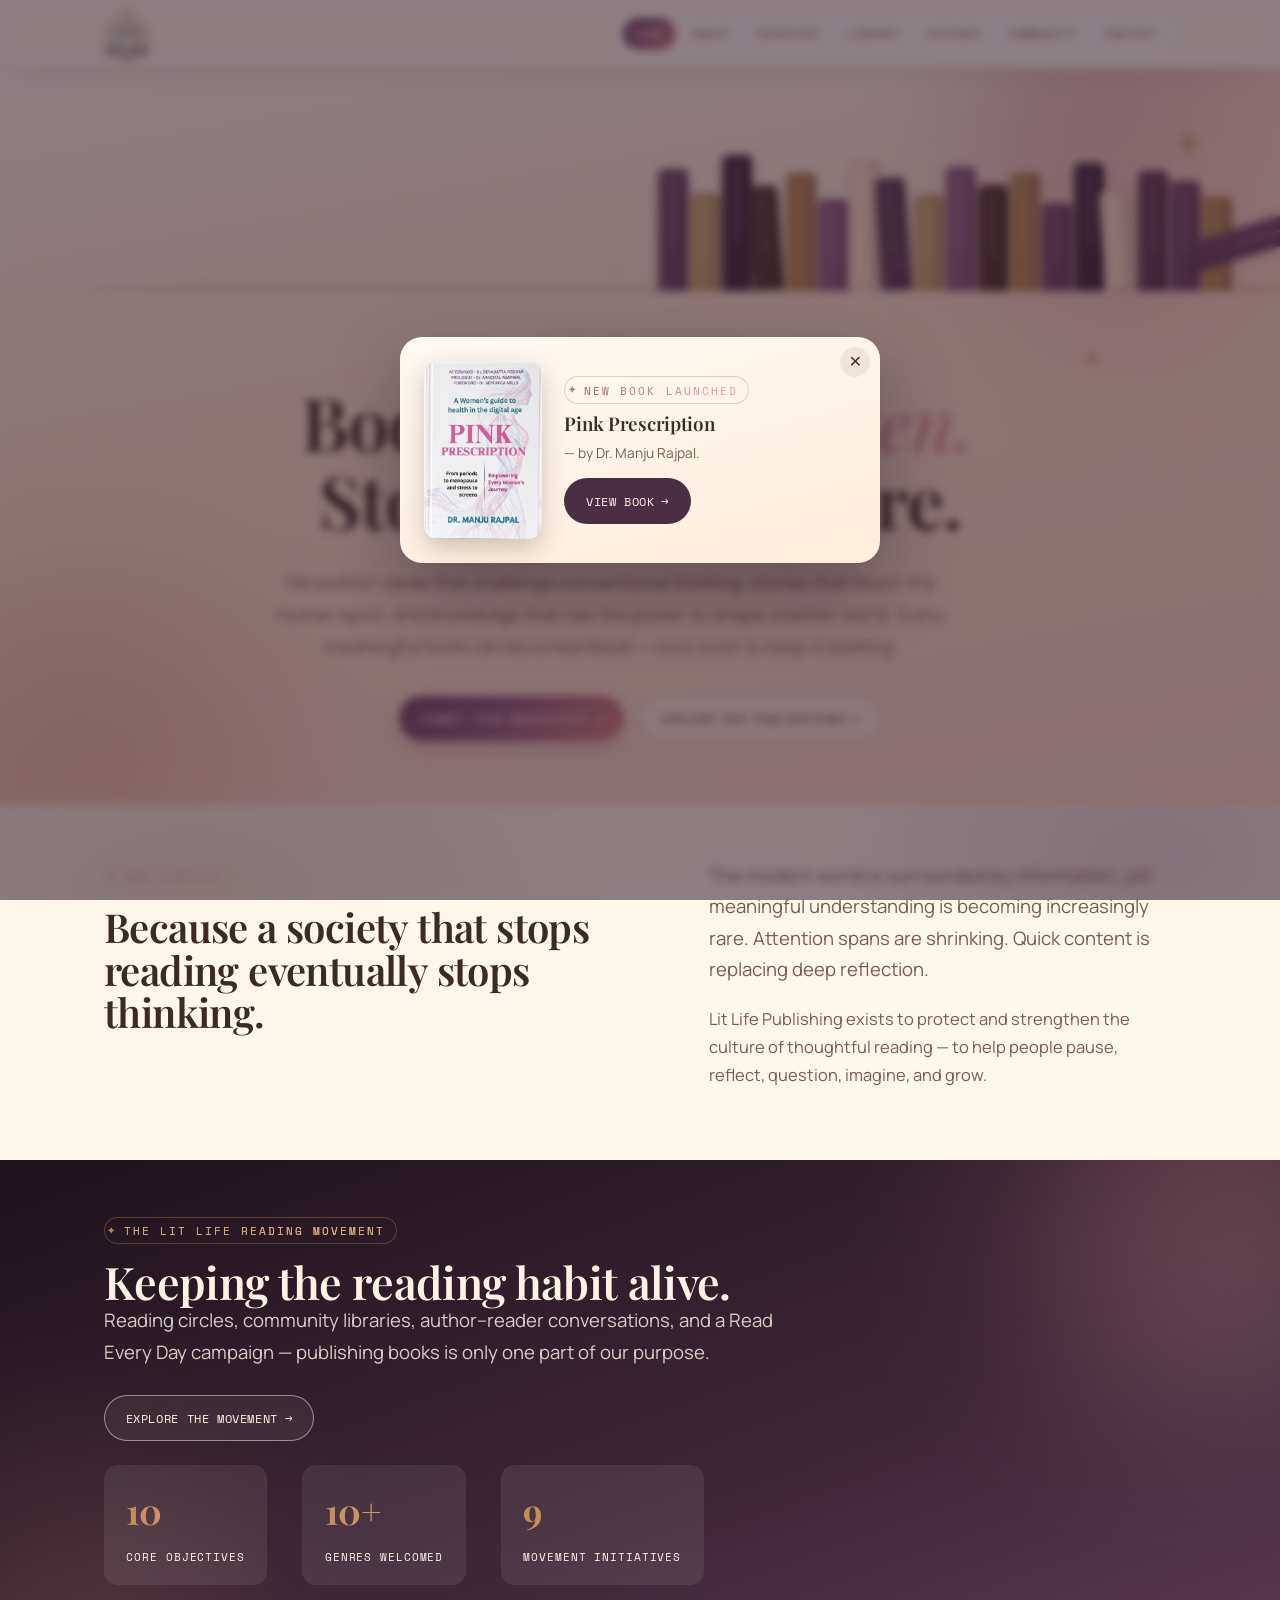
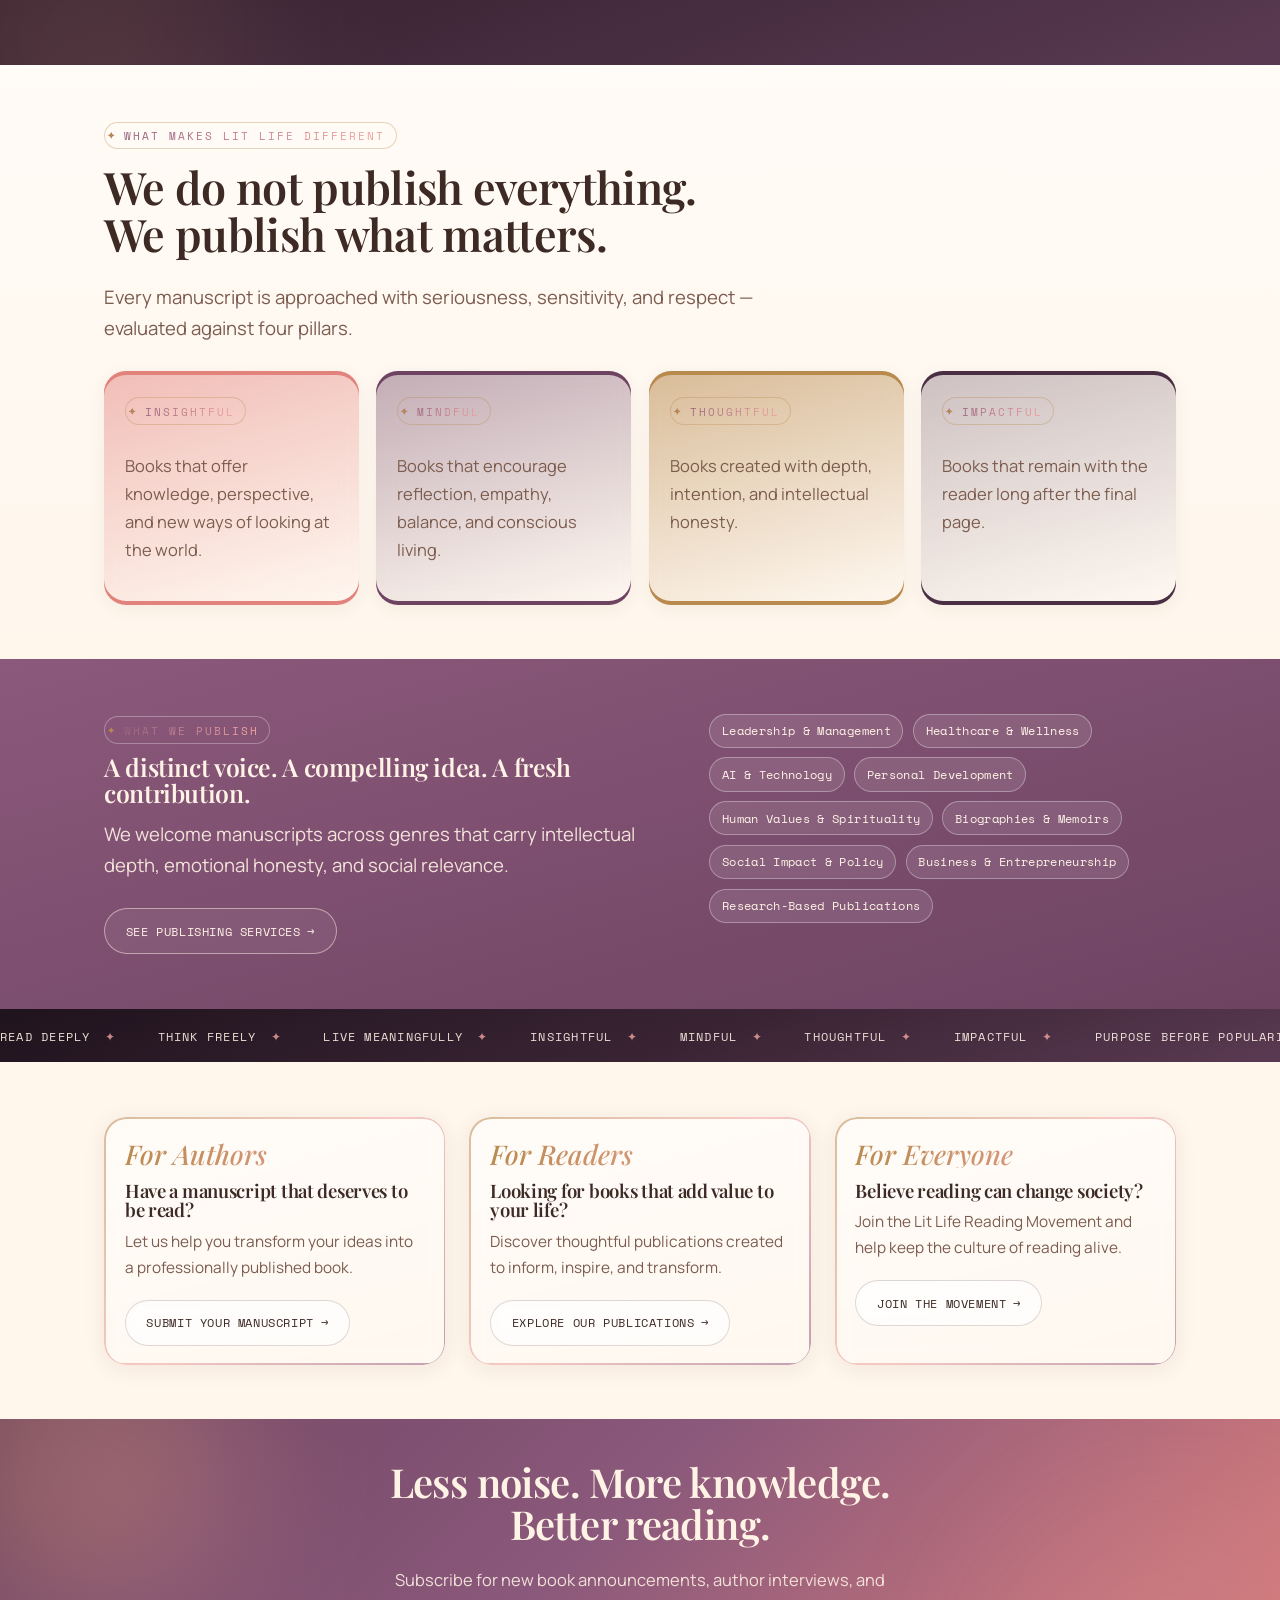
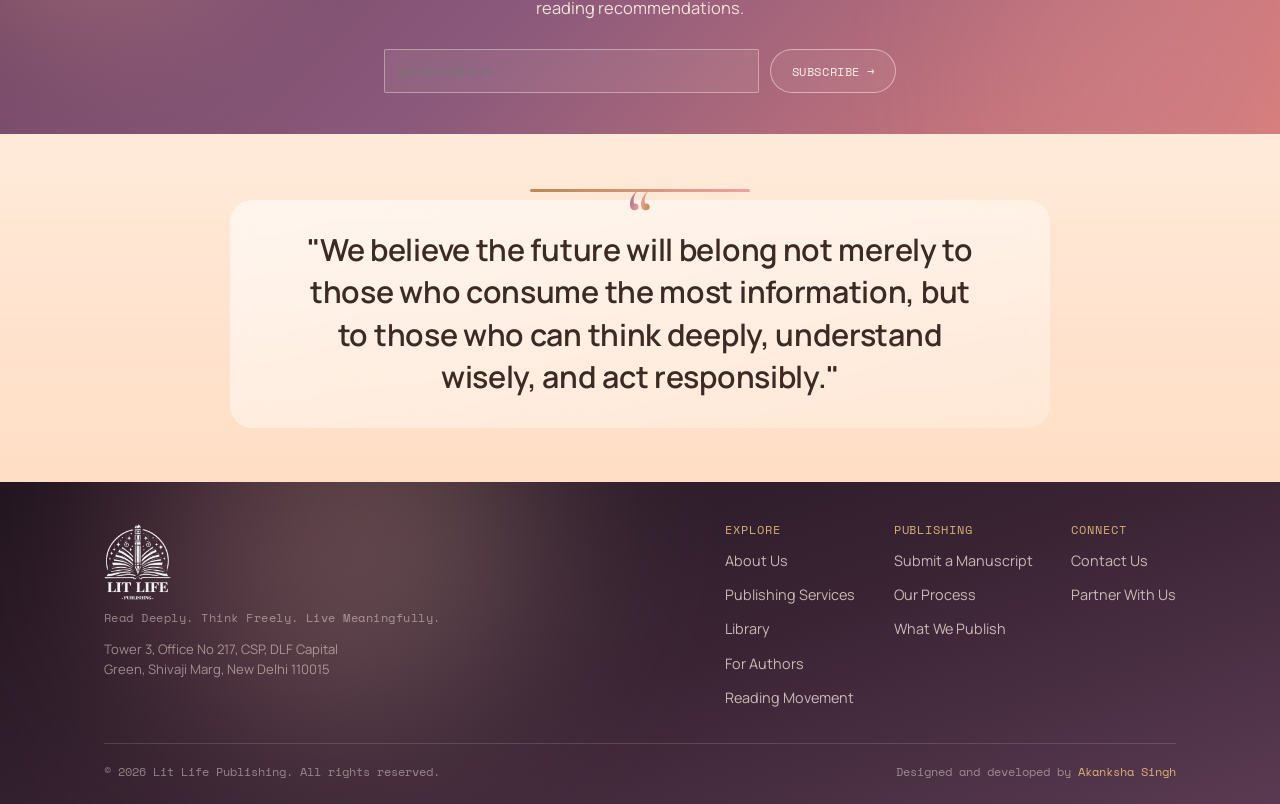
<file: index.html>
<!doctype html>
<html lang="en">
<head>
<meta charset="UTF-8">
<meta name="viewport" content="width=device-width, initial-scale=1.0">
<title>Lit Life Publishing | Book Publisher in New Delhi, India</title>
<meta name="description" content="Lit Life Publishing is a New Delhi publishing house for books of intellectual depth and lasting value. Submit your manuscript or explore our titles.">
<meta name="robots" content="index, follow, max-image-preview:large">
<link rel="canonical" href="https://lit-life-publications.vercel.app/">
<meta property="og:type" content="website">
<meta property="og:site_name" content="Lit Life Publishing">
<meta property="og:locale" content="en_IN">
<meta property="og:title" content="Lit Life Publishing | Book Publisher in New Delhi, India">
<meta property="og:description" content="Lit Life Publishing is a New Delhi publishing house for books of intellectual depth and lasting value. Submit your manuscript or explore our titles.">
<meta property="og:url" content="https://lit-life-publications.vercel.app/">
<meta property="og:image" content="https://lit-life-publications.vercel.app/og-image.png">
<meta property="og:image:width" content="1200">
<meta property="og:image:height" content="630">
<meta name="twitter:card" content="summary_large_image">
<meta name="twitter:title" content="Lit Life Publishing | Book Publisher in New Delhi, India">
<meta name="twitter:description" content="Lit Life Publishing is a New Delhi publishing house for books of intellectual depth and lasting value. Submit your manuscript or explore our titles.">
<meta name="twitter:image" content="https://lit-life-publications.vercel.app/og-image.png">
<link rel="stylesheet" href="style.css">
<link rel="icon" type="image/png" href="logo.png">
<link rel="apple-touch-icon" href="logo.png">
<script type="application/ld+json">
{
 "@context": "https://schema.org",
 "@graph": [
  {
   "@type": "Organization",
   "@id": "https://lit-life-publications.vercel.app/#org",
   "name": "Lit Life Publishing",
   "url": "https://lit-life-publications.vercel.app/",
   "logo": "https://lit-life-publications.vercel.app/logo.png",
   "email": "info.litlifepublishing@gmail.com",
   "slogan": "Read Deeply. Think Freely. Live Meaningfully.",
   "address": {
    "@type": "PostalAddress",
    "streetAddress": "Tower 3, Office No 217, CSP, DLF Capital Green, Shivaji Marg",
    "addressLocality": "New Delhi",
    "postalCode": "110015",
    "addressCountry": "IN"
   }
  },
  {
   "@type": "WebSite",
   "name": "Lit Life Publishing",
   "url": "https://lit-life-publications.vercel.app/",
   "publisher": {
    "@id": "https://lit-life-publications.vercel.app/#org"
   }
  }
 ]
}
</script>
</head>
<body>

<nav class="site-nav">
  <div class="nav-row">
    <a href="/" class="brand" aria-label="Lit Life Publishing — home"><img src="logo.png" alt="Lit Life Publishing" class="brand-logo" width="440" height="500"></a>
    <button class="nav-toggle" aria-expanded="false">Menu</button>
    <ul class="nav-links">
     <li><a href="/">Home</a></li>
      <li><a href="about.html">About</a></li>
      <li><a href="services.html">Services</a></li>
      <li><a href="library.html">Library</a></li>
      <li><a href="authors.html">Authors</a></li>
      <li><a href="community.html">Community</a></li>
      <li><a href="contact.html">Contact</a></li>
    </ul>
  </div>
</nav>

<div class="launch-popup-overlay" id="launchPopupOverlay">
  <div class="launch-popup" role="dialog" aria-modal="true" aria-labelledby="launchPopupTitle">
    <button class="launch-popup-close" id="launchPopupClose" aria-label="Close">&times;</button>
    <div class="launch-popup-cover">
      <img src="pink-prescription-cover.jpg" width="667" height="1003" alt="Pink Prescription by Dr. Manju Rajpal — book cover">
    </div>
    <div class="launch-popup-body">
      <span class="eyebrow">New Book Launched</span>
      <h3 id="launchPopupTitle">Pink Prescription</h3>
      <p> — by Dr. Manju Rajpal.</p>
      <div class="launch-popup-actions">
        <a href="library.html" class="btn btn-solid">View Book</a>
      </div>
    </div>
  </div>
</div>



<!-- ================= SHELF HERO ================= -->
<header class="shelf-hero">
  <div class="shelf-wrap">
    <div class="shelf-row" aria-hidden="true">
      <div class="shelf-plank"></div>
      <div class="book-spine" style="--h:122px; background:#6E4362;"></div>
      <div class="book-spine" style="--h:98px; background:#C9A66B;"></div>
      <div class="book-spine" style="--h:136px; background:#3D2638;"></div>
      <div class="book-spine lean" style="--h:104px; background:#493129;"></div>
      <div class="book-spine" style="--h:118px; background:#B98A4E;"></div>
      <div class="book-spine" style="--h:92px; background:#8B597B;"></div>
      <div class="book-spine" style="--h:130px; background:#FFDEC7;"></div>
      <div class="book-spine lean" style="--h:112px; background:#5A3A52;"></div>
      <div class="book-spine" style="--h:96px; background:#C9A66B;"></div>
      <div class="book-spine" style="--h:124px; background:#8B597B;"></div>
      <div class="book-spine" style="--h:106px; background:#493129;"></div>
      <div class="book-spine" style="--h:118px; background:#B98A4E;"></div>
      <div class="book-spine" style="--h:88px; background:#6E4362;"></div>
      <div class="book-spine" style="--h:128px; background:#3D2638;"></div>
      <div class="book-spine lean" style="--h:100px; background:#FFDEC7;"></div>
      <div class="book-spine" style="--h:120px; background:#5A3A52;"></div>
      <div class="book-spine" style="--h:110px; background:#6E4362;"></div>
      <div class="book-spine" style="--h:94px; background:#B98A4E;"></div>
    </div>
  </div>

  <!-- the last book on the shelf: looks identical to its neighbours at rest,
       then tips, opens, and keeps falling with fluttering pages as the
       page scrolls (see main.js) -->
  <div class="book-spine falling-book" id="fallingBook" style="--h:126px;">
    <svg class="fb-open" viewBox="0 0 100 64" xmlns="http://www.w3.org/2000/svg">
      <path d="M50 6 L50 58" stroke="#3D2638" stroke-width="3" opacity="0.55"/>
      <path d="M50 8 C30 6, 8 10, 4 16 L6 54 C22 50, 40 52, 50 58 Z" fill="#FFDEC7"/>
      <path d="M50 8 C70 6, 92 10, 96 16 L94 54 C78 50, 60 52, 50 58 Z" fill="#FFF3E6"/>
      <path d="M46 8 L50 58 L54 8 Z" fill="rgba(0,0,0,0.16)"/>
      <path d="M14 22 C24 20, 34 21, 44 24" stroke="#D9B7A6" stroke-width="0.8" fill="none"/>
      <path d="M14 30 C24 28, 34 29, 42 31" stroke="#D9B7A6" stroke-width="0.8" fill="none"/>
      <path d="M13 38 C23 36, 33 37, 41 39" stroke="#D9B7A6" stroke-width="0.8" fill="none"/>
      <path d="M56 24 C66 21, 76 20, 86 22" stroke="#D9B7A6" stroke-width="0.8" fill="none"/>
      <path d="M58 31 C66 29, 76 28, 86 30" stroke="#D9B7A6" stroke-width="0.8" fill="none"/>
      <path d="M59 39 C67 37, 77 36, 87 38" stroke="#D9B7A6" stroke-width="0.8" fill="none"/>
    </svg>
    <span class="fb-page fb-page-1"></span>
    <span class="fb-page fb-page-2"></span>
    <span class="fb-page fb-page-3"></span>
  </div>

  <div class="motif motif-drift" style="top:8%; right:6%; width:30px; height:30px; z-index:4;"><svg viewBox="0 0 24 24" fill="currentColor"><path d="M12 0c0 6.63 5.37 12 12 12-6.63 0-12 5.37-12 12 0-6.63-5.37-12-12-12 6.63 0 12-5.37 12-12z"/></svg></div>
  <div class="motif motif-pulse" style="top:38%; right:14%; width:18px; height:18px; z-index:4;"><svg viewBox="0 0 24 24" fill="currentColor"><path d="M12 0c0 6.63 5.37 12 12 12-6.63 0-12 5.37-12 12 0-6.63-5.37-12-12-12 6.63 0 12-5.37 12-12z"/></svg></div>
  <div class="container">
    <div class="hero-copy">
      <span class="eyebrow">Lit Life Publishing</span>
      <h1>
        <span class="line"><span>Books that <em>enlighten.</em></span></span>
        <span class="line"><span>Stories that endure.</span></span>
      </h1>
      <p class="lede">We publish ideas that challenge conventional thinking, stories that touch the human spirit, and knowledge that has the power to shape a better world. Every meaningful book carries a heartbeat — ours exist to keep it beating.</p>
      <div class="hero-actions">
        <a href="authors.html" class="btn btn-brass">Submit Your Manuscript</a>
        <a href="services.html" class="btn btn-ghost-light">Explore Our Publications</a>
      </div>
    </div>
  </div>
</header>

<!-- ================= PURPOSE ================= -->
<section class="reveal-group">
  <div class="container">
    <!-- <div class="section-mark">
      <div class="drop-book">
        <svg viewBox="0 0 46 64" xmlns="http://www.w3.org/2000/svg">
          <rect x="2" y="4" width="42" height="56" rx="2" fill="#5A3A52"/>
          <rect x="6" y="8" width="34" height="48" rx="1" fill="#FFDEC7"/>
          <line x1="10" y1="16" x2="36" y2="16" stroke="#B98A4E" stroke-width="1"/>
          <line x1="10" y1="22" x2="30" y2="22" stroke="#B98A4E" stroke-width="1"/>
        </svg>
      </div>
    </div> -->
    <div class="two-col reveal">
      <div>
        <span class="eyebrow">Our Purpose</span>
        <h2 style="font-size:clamp(1.8rem,3.2vw,2.5rem); margin-top:0.4em;">Because a society that stops reading eventually stops thinking.</h2>
      </div>
      <div>
        <p class="lede">The modern world is surrounded by information, yet meaningful understanding is becoming increasingly rare. Attention spans are shrinking. Quick content is replacing deep reflection.</p>
        <p>Lit Life Publishing exists to protect and strengthen the culture of thoughtful reading — to help people pause, reflect, question, imagine, and grow.</p>
      </div>
    </div>
  </div>
</section>

<!-- ================= READING MOVEMENT TEASER ================= -->
<section class="section-forest reveal-group">
  <div class="container">
    <div class="head-row reveal" style="align-items:center;">
      <div>
        <span class="eyebrow" style="color:var(--brass-light);">The Lit Life Reading Movement</span>
        <h2>Keeping the reading habit alive.</h2>
        <p class="lede">Reading circles, community libraries, author–reader conversations, and a Read Every Day campaign — publishing books is only one part of our purpose.</p>
        <a href="community.html" class="btn btn-ghost-light" style="margin-top:0.5rem;">Explore the Movement</a>
      </div>
      <div class="stat-row">
        <div class="stat"><b>10</b><span>Core Objectives</span></div>
        <div class="stat"><b>10+</b><span>Genres Welcomed</span></div>
        <div class="stat"><b>9</b><span>Movement Initiatives</span></div>
      </div>
    </div>
  </div>
</section>


<!-- ================= PILLARS ================= -->
<section class="section-alt section-pillars-light reveal-group">
  <div class="container">
    <div class="head-row reveal">
      <div>
        <span class="eyebrow">What Makes Lit Life Different</span>
        <h2>We do not publish everything.<br>We publish what matters.</h2>
      </div>
      <p class="lede" style="margin:0;">Every manuscript is approached with seriousness, sensitivity, and respect — evaluated against four pillars.</p>
    </div>
    <div class="pillars reveal">
      <div class="pillar">
        <span class="eyebrow">Insightful</span>
        <p style="margin-top:0.8rem;">Books that offer knowledge, perspective, and new ways of looking at the world.</p>
      </div>
      <div class="pillar">
        <span class="eyebrow">Mindful</span>
        <p style="margin-top:0.8rem;">Books that encourage reflection, empathy, balance, and conscious living.</p>
      </div>
      <div class="pillar">
        <span class="eyebrow">Thoughtful</span>
        <p style="margin-top:0.8rem;">Books created with depth, intention, and intellectual honesty.</p>
      </div>
      <div class="pillar">
        <span class="eyebrow">Impactful</span>
        <p style="margin-top:0.8rem;">Books that remain with the reader long after the final page.</p>
      </div>
    </div>
  </div>
</section>

<!-- ================= WHAT WE PUBLISH ================= -->
<section class="section-publish-mauve reveal-group">
  <div class="container">
    <div class="two-col reveal">
      <div>
        <span class="eyebrow">What We Publish</span>
        <h2 style="margin-top:0.4em;">A distinct voice. A compelling idea. A fresh contribution.</h2>
        <p class="lede">We welcome manuscripts across genres that carry intellectual depth, emotional honesty, and social relevance.</p>
        <a href="services.html" class="btn btn-ghost-light" style="margin-top:0.5rem;">See Publishing Services</a>
      </div>
      <div class="tag-cloud tag-cloud-light">
        <span class="tag">Leadership &amp; Management</span>
        <span class="tag">Healthcare &amp; Wellness</span>
        <span class="tag">AI &amp; Technology</span>
        <span class="tag">Personal Development</span>
        <span class="tag">Human Values &amp; Spirituality</span>
        <span class="tag">Biographies &amp; Memoirs</span>
        <span class="tag">Social Impact &amp; Policy</span>
        <span class="tag">Business &amp; Entrepreneurship</span>
        <span class="tag">Research-Based Publications</span>
      </div>
    </div>
  </div>
</section>

<div class="marquee" aria-hidden="true">
  <div class="marquee-track">
    <span>Read Deeply</span><span>Think Freely</span><span>Live Meaningfully</span><span>Insightful</span><span>Mindful</span><span>Thoughtful</span><span>Impactful</span><span>Purpose Before Popularity</span>
  </div>
</div>


<!-- ================= CTA GRID ================= -->
<section class="reveal-group">
  <div class="container">
    <div class="grid grid-3 reveal">
      <div class="card">
        <span class="num">For Authors</span>
        <h3>Have a manuscript that deserves to be read?</h3>
        <p>Let us help you transform your ideas into a professionally published book.</p>
        <a href="authors.html" class="btn" style="margin-top:1.2rem;">Submit Your Manuscript</a>
      </div>
      <div class="card">
        <span class="num">For Readers</span>
        <h3>Looking for books that add value to your life?</h3>
        <p>Discover thoughtful publications created to inform, inspire, and transform.</p>
        <a href="services.html" class="btn" style="margin-top:1.2rem;">Explore Our Publications</a>
      </div>
      <div class="card">
        <span class="num">For Everyone</span>
        <h3>Believe reading can change society?</h3>
        <p>Join the Lit Life Reading Movement and help keep the culture of reading alive.</p>
        <a href="community.html" class="btn" style="margin-top:1.2rem;">Join the Movement</a>
      </div>
    </div>
  </div>
</section>


<!-- ================= NEWSLETTER ================= -->
<section class="cta-strip">
  <div class="container" style="max-width:640px;">
    <h2>Less noise. More knowledge. Better reading.</h2>
    <p>Subscribe for new book announcements, author interviews, and reading recommendations.</p>
    <form data-form data-endpoint="https://formspree.io/f/xaqrvqpp" style="display:flex; gap:0.7rem; flex-wrap:wrap; justify-content:center;">
      <input type="email" required placeholder="you@email.com" aria-label="Email address"
        style="flex:1; min-width:220px; padding:0.9em 1em; border-radius:2px; border:1px solid rgba(255,243,230,0.4); background:rgba(255,243,230,0.08); color:var(--paper); font-family:var(--body);">
      <button class="btn btn-ghost-light" type="submit">Subscribe</button>
    </form>
  </div>
</section>

<!-- ================= PULL QUOTE ================= -->
<section class="section-alt reveal-group">
  <div class="container" ">
    <div class="jaali-divider reveal" style="margin-bottom:0.5rem;"></div>
    <blockquote class="pull reveal">"We believe the future will belong not merely to those who consume the most information, but to those who can think deeply, understand wisely, and act responsibly."</blockquote>
  </div>
</section>

<footer class="site-footer">
  <div class="container">
    <div class="footer-top">
      <div>
        <img src="logo.png" alt="Lit Life Publishing" class="footer-brand-logo" width="440" height="500">
        <p class="footer-tag">Read Deeply. Think Freely. Live Meaningfully.</p>
        <p class="footer-address">Tower 3, Office No 217, CSP, DLF Capital Green, Shivaji Marg, New Delhi 110015</p>
      </div>
      <div class="footer-cols">
        <div class="footer-col">
          <h4>Explore</h4>
          <ul>
            <li><a href="about.html">About Us</a></li>
            <li><a href="services.html">Publishing Services</a></li>
            <li><a href="library.html">Library</a></li>
            <li><a href="authors.html">For Authors</a></li>
            <li><a href="community.html">Reading Movement</a></li>
          </ul>
        </div>
        <div class="footer-col">
          <h4>Publishing</h4>
          <ul>
            <li><a href="authors.html">Submit a Manuscript</a></li>
            <li><a href="services.html#process">Our Process</a></li>
            <li><a href="services.html#genres">What We Publish</a></li>
          </ul>
        </div>
        <div class="footer-col">
          <h4>Connect</h4>
          <ul>
            <li><a href="contact.html">Contact Us</a></li>
            <li><a href="contact.html#partner">Partner With Us</a></li>
          </ul>
        </div>
      </div>
    </div>
    <div class="footer-bottom">
      <span>© 2026 Lit Life Publishing. All rights reserved.</span>
      <span>Designed and developed by <a href="https://www.linkedin.com/in/akankshasingh65/" target="_blank" rel="noopener">Akanksha Singh</a></span>
    </div>
  </div>
</footer>

<script src="main.js"></script>
</body>
</html>
</file>
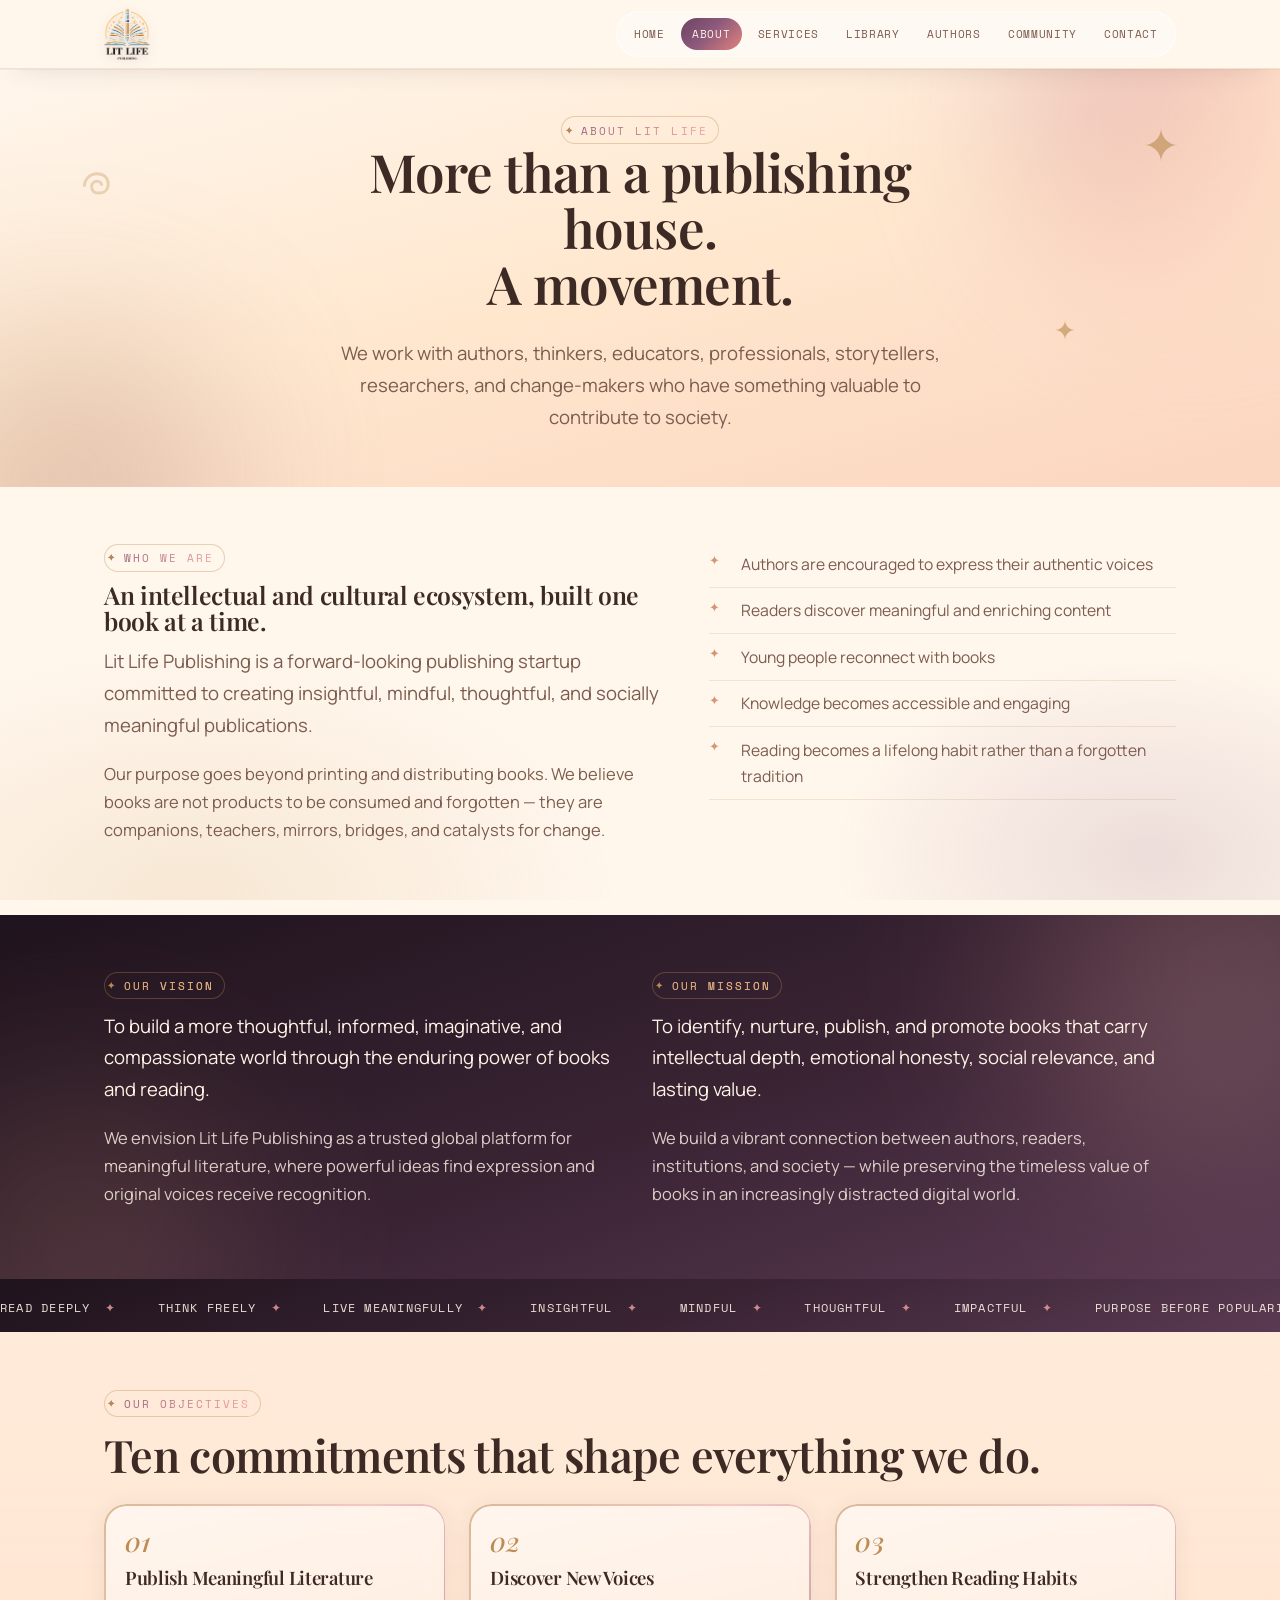
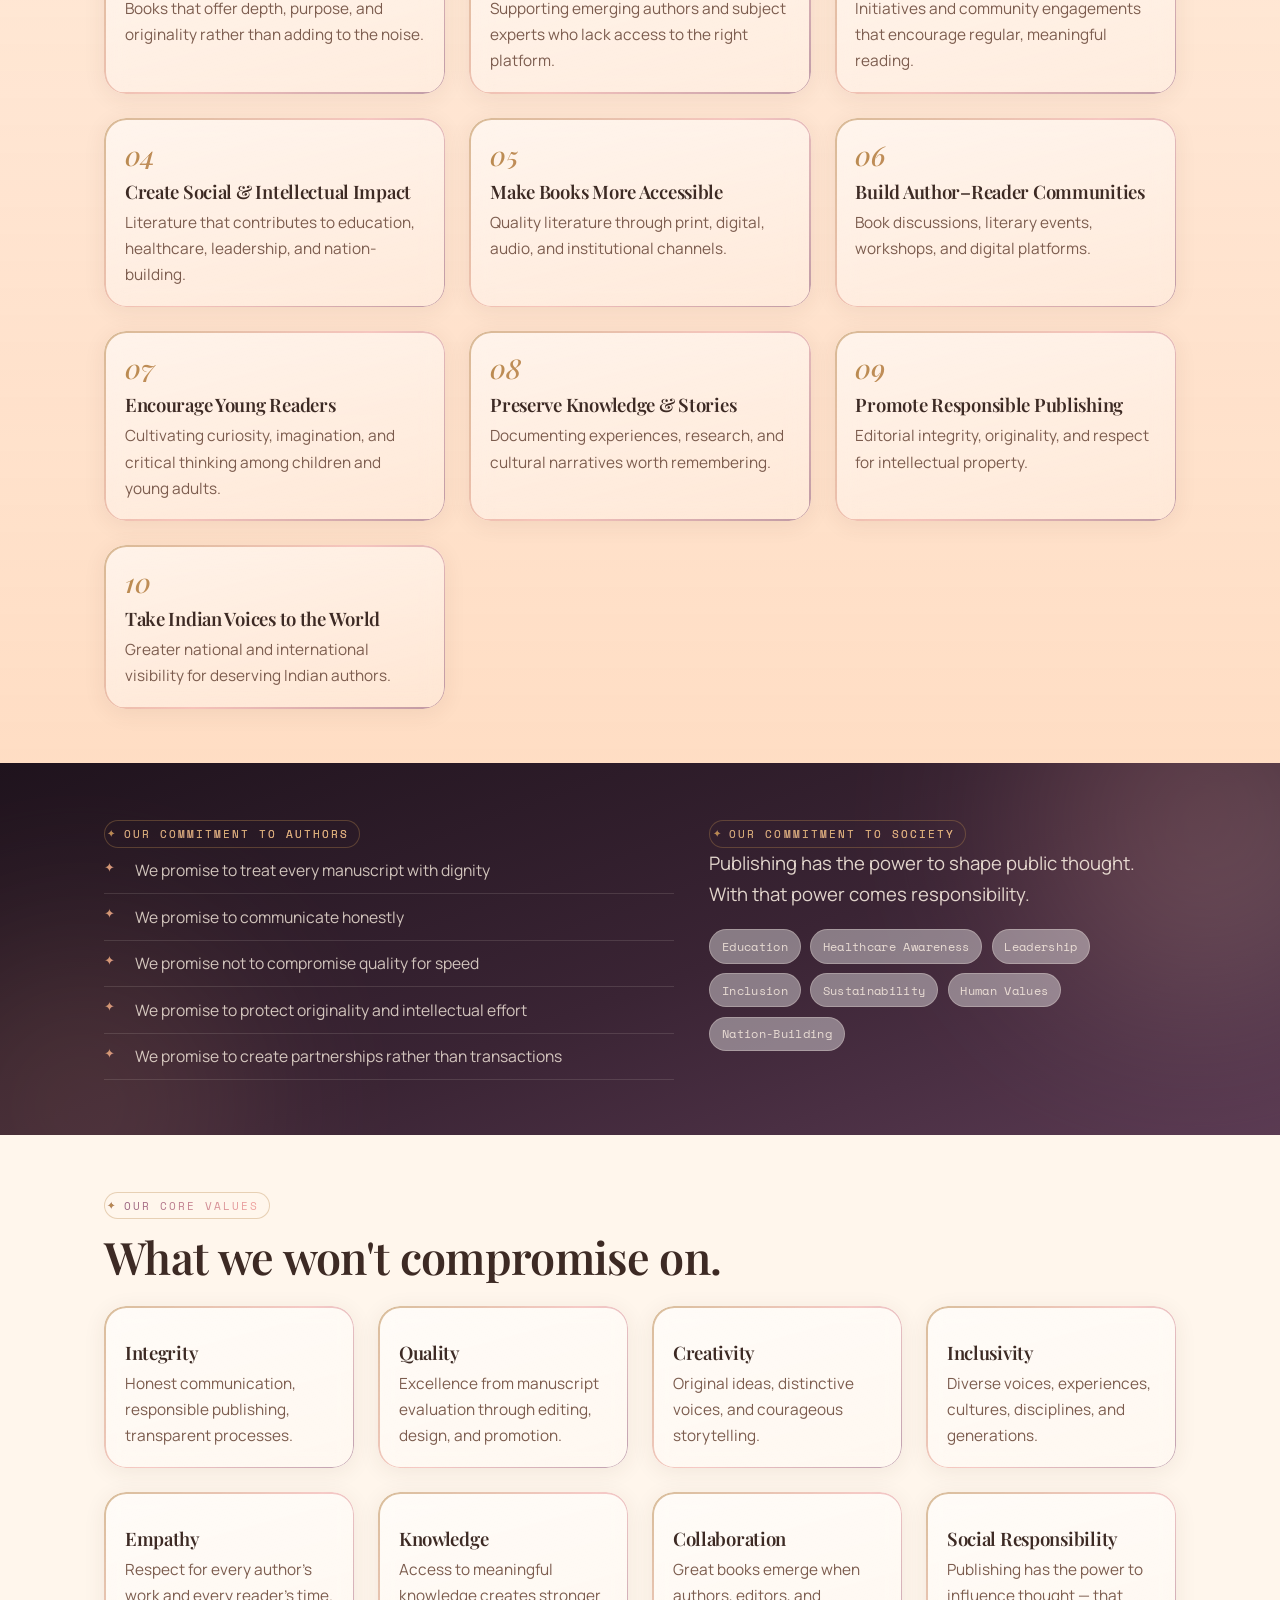
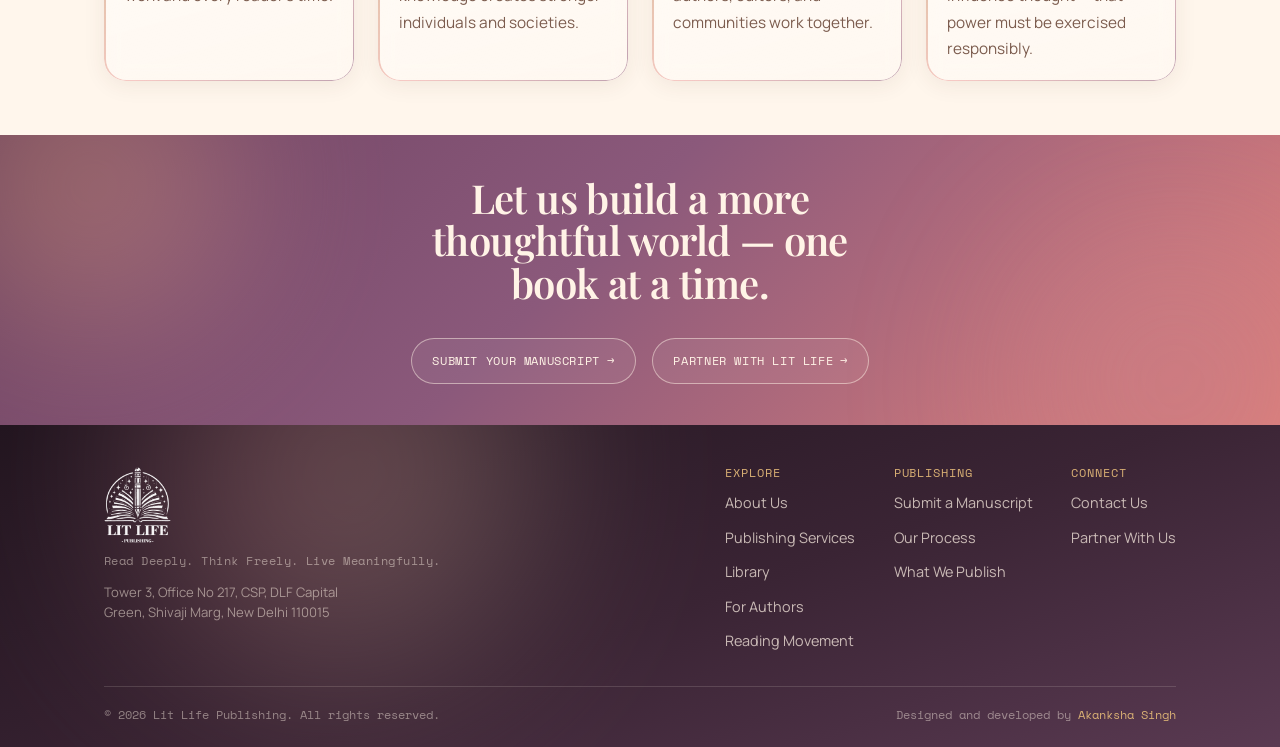
<file: about.html>
<!doctype html>
<html lang="en">
<head>
<meta charset="UTF-8">
<meta name="viewport" content="width=device-width, initial-scale=1.0">
<title>About Lit Life Publishing | Our Vision, Mission & Values</title>
<meta name="description" content="Lit Life Publishing is a New Delhi publishing house building an intellectual and cultural ecosystem around meaningful books, authors and readers.">
<meta name="robots" content="index, follow, max-image-preview:large">
<link rel="canonical" href="https://lit-life-publications.vercel.app/about.html">
<meta property="og:type" content="website">
<meta property="og:site_name" content="Lit Life Publishing">
<meta property="og:locale" content="en_IN">
<meta property="og:title" content="About Lit Life Publishing | Our Vision, Mission & Values">
<meta property="og:description" content="Lit Life Publishing is a New Delhi publishing house building an intellectual and cultural ecosystem around meaningful books, authors and readers.">
<meta property="og:url" content="https://lit-life-publications.vercel.app/about.html">
<meta property="og:image" content="https://lit-life-publications.vercel.app/og-image.png">
<meta property="og:image:width" content="1200">
<meta property="og:image:height" content="630">
<meta name="twitter:card" content="summary_large_image">
<meta name="twitter:title" content="About Lit Life Publishing | Our Vision, Mission & Values">
<meta name="twitter:description" content="Lit Life Publishing is a New Delhi publishing house building an intellectual and cultural ecosystem around meaningful books, authors and readers.">
<meta name="twitter:image" content="https://lit-life-publications.vercel.app/og-image.png">
<link rel="stylesheet" href="style.css">
<link rel="icon" type="image/png" href="logo.png">
<link rel="apple-touch-icon" href="logo.png">
<script type="application/ld+json">
{
 "@context": "https://schema.org",
 "@graph": [
  {
   "@type": "Organization",
   "@id": "https://lit-life-publications.vercel.app/#org",
   "name": "Lit Life Publishing",
   "url": "https://lit-life-publications.vercel.app/",
   "logo": "https://lit-life-publications.vercel.app/logo.png",
   "email": "info.litlifepublishing@gmail.com",
   "slogan": "Read Deeply. Think Freely. Live Meaningfully.",
   "address": {
    "@type": "PostalAddress",
    "streetAddress": "Tower 3, Office No 217, CSP, DLF Capital Green, Shivaji Marg",
    "addressLocality": "New Delhi",
    "postalCode": "110015",
    "addressCountry": "IN"
   }
  },
  {
   "@type": "AboutPage",
   "name": "About Lit Life Publishing",
   "url": "https://lit-life-publications.vercel.app/about.html"
  },
  {
   "@type": "BreadcrumbList",
   "itemListElement": [
    {
     "@type": "ListItem",
     "position": 1,
     "name": "Home",
     "item": "https://lit-life-publications.vercel.app/"
    },
    {
     "@type": "ListItem",
     "position": 2,
     "name": "About",
     "item": "https://lit-life-publications.vercel.app/about.html"
    }
   ]
  }
 ]
}
</script>
</head>
<body>

<nav class="site-nav">
  <div class="nav-row">
    <a href="/" class="brand" aria-label="Lit Life Publishing — home"><img src="logo.png" alt="Lit Life Publishing" class="brand-logo" width="440" height="500"></a>
    <button class="nav-toggle" aria-expanded="false">Menu</button>
    <ul class="nav-links">
     <li><a href="/">Home</a></li>
      <li><a href="about.html">About</a></li>
      <li><a href="services.html">Services</a></li>
      <li><a href="library.html">Library</a></li>
      <li><a href="authors.html">Authors</a></li>
      <li><a href="community.html">Community</a></li>
      <li><a href="contact.html">Contact</a></li>
    </ul>
  </div>
</nav>

<header class="page-hero">
  <div class="motif motif-drift" style="top:14%; right:8%; width:34px; height:34px;"><svg viewBox="0 0 24 24" fill="currentColor"><path d="M12 0c0 6.63 5.37 12 12 12-6.63 0-12 5.37-12 12 0-6.63-5.37-12-12-12 6.63 0 12-5.37 12-12z"/></svg></div>
  <div class="motif motif-pulse" style="top:60%; right:16%; width:20px; height:20px;"><svg viewBox="0 0 24 24" fill="currentColor"><path d="M12 0c0 6.63 5.37 12 12 12-6.63 0-12 5.37-12 12 0-6.63-5.37-12-12-12 6.63 0 12-5.37 12-12z"/></svg></div>
  <div class="motif motif-spin" style="top:22%; left:6%; width:44px; height:44px; opacity:0.3;"><svg viewBox="0 0 24 24" fill="none" stroke="currentColor" stroke-width="1.6"><path d="M4 14c0-4 3-7 7-7s6 2.5 6 5.5-2 5-5 5-4-1.5-4-3.5 1.5-3 3-3 2.5 1 2.5 2.5"/></svg></div>
  <div class="container">
    <span class="eyebrow">About Lit Life</span>
    <h1>More than a publishing house.<br>A movement.</h1>
    <p class="lede">We work with authors, thinkers, educators, professionals, storytellers, researchers, and change-makers who have something valuable to contribute to society.</p>
  </div>
</header>

<section class="reveal-group">
  <div class="container">
    <div class="two-col reveal">
      <div>
        <span class="eyebrow">Who We Are</span>
        <h2 style="margin-top:0.4em;">An intellectual and cultural ecosystem, built one book at a time.</h2>
        <p class="lede">Lit Life Publishing is a forward-looking publishing startup committed to creating insightful, mindful, thoughtful, and socially meaningful publications.</p>
        <p>Our purpose goes beyond printing and distributing books. We believe books are not products to be consumed and forgotten — they are companions, teachers, mirrors, bridges, and catalysts for change.</p>
      </div>
      <ul class="list-check">
        <li>Authors are encouraged to express their authentic voices</li>
        <li>Readers discover meaningful and enriching content</li>
        <li>Young people reconnect with books</li>
        <li>Knowledge becomes accessible and engaging</li>
        <li>Reading becomes a lifelong habit rather than a forgotten tradition</li>
      </ul>
    </div>
  </div>
</section>

<section class="section-forest reveal-group">
  <div class="container">
    <div class="grid grid-2 reveal">
      <div>
        <span class="eyebrow" style="color:var(--brass-light);">Our Vision</span>
        <p class="lede" style="color:var(--white); margin-top:0.6em;">To build a more thoughtful, informed, imaginative, and compassionate world through the enduring power of books and reading.</p>
        <p>We envision Lit Life Publishing as a trusted global platform for meaningful literature, where powerful ideas find expression and original voices receive recognition.</p>
      </div>
      <div>
        <span class="eyebrow" style="color:var(--brass-light);">Our Mission</span>
        <p class="lede" style="color:var(--white); margin-top:0.6em;">To identify, nurture, publish, and promote books that carry intellectual depth, emotional honesty, social relevance, and lasting value.</p>
        <p>We build a vibrant connection between authors, readers, institutions, and society — while preserving the timeless value of books in an increasingly distracted digital world.</p>
      </div>
    </div>
  </div>
</section>

 <div class="marquee" aria-hidden="true">
  <div class="marquee-track">
    <span>Read Deeply</span><span>Think Freely</span><span>Live Meaningfully</span><span>Insightful</span><span>Mindful</span><span>Thoughtful</span><span>Impactful</span><span>Purpose Before Popularity</span>
  </div>
</div>


<section class="section-alt reveal-group">
  <div class="container">
    <div class="head-row reveal">
      <div>
        <span class="eyebrow">Our Objectives</span>
        <h2>Ten commitments that shape everything we do.</h2>
      </div>
    </div>
    <div class="grid grid-3 reveal">
      <div class="card"><span class="num">01</span><h3>Publish Meaningful Literature</h3><p>Books that offer depth, purpose, and originality rather than adding to the noise.</p></div>
      <div class="card"><span class="num">02</span><h3>Discover New Voices</h3><p>Supporting emerging authors and subject experts who lack access to the right platform.</p></div>
      <div class="card"><span class="num">03</span><h3>Strengthen Reading Habits</h3><p>Initiatives and community engagements that encourage regular, meaningful reading.</p></div>
      <div class="card"><span class="num">04</span><h3>Create Social &amp; Intellectual Impact</h3><p>Literature that contributes to education, healthcare, leadership, and nation-building.</p></div>
      <div class="card"><span class="num">05</span><h3>Make Books More Accessible</h3><p>Quality literature through print, digital, audio, and institutional channels.</p></div>
      <div class="card"><span class="num">06</span><h3>Build Author–Reader Communities</h3><p>Book discussions, literary events, workshops, and digital platforms.</p></div>
      <div class="card"><span class="num">07</span><h3>Encourage Young Readers</h3><p>Cultivating curiosity, imagination, and critical thinking among children and young adults.</p></div>
      <div class="card"><span class="num">08</span><h3>Preserve Knowledge &amp; Stories</h3><p>Documenting experiences, research, and cultural narratives worth remembering.</p></div>
      <div class="card"><span class="num">09</span><h3>Promote Responsible Publishing</h3><p>Editorial integrity, originality, and respect for intellectual property.</p></div>
      <div class="card"><span class="num">10</span><h3>Take Indian Voices to the World</h3><p>Greater national and international visibility for deserving Indian authors.</p></div>
    </div>
  </div>
</section>

<section class="section-dark reveal-group">
  <div class="container">
    <div class="two-col reveal">
      <div>
        <span class="eyebrow" style="color:var(--brass-light);">Our Commitment to Authors</span>
        <ul class="list-check">
          <li style="border-color:rgba(255,243,230,0.12); color:rgba(255,243,230,0.78);">We promise to treat every manuscript with dignity</li>
          <li style="border-color:rgba(255,243,230,0.12); color:rgba(255,243,230,0.78);">We promise to communicate honestly</li>
          <li style="border-color:rgba(255,243,230,0.12); color:rgba(255,243,230,0.78);">We promise not to compromise quality for speed</li>
          <li style="border-color:rgba(255,243,230,0.12); color:rgba(255,243,230,0.78);">We promise to protect originality and intellectual effort</li>
          <li style="border-color:rgba(255,243,230,0.12); color:rgba(255,243,230,0.78);">We promise to create partnerships rather than transactions</li>
        </ul>
      </div>
      <div>
        <span class="eyebrow" style="color:var(--brass-light);">Our Commitment to Society</span>
        <p class="lede" style="color:rgba(255,243,230,0.85);">Publishing has the power to shape public thought. With that power comes responsibility.</p>
        <div class="tag-cloud">
          <span class="tag" style="border-color:rgba(255,243,230,0.25); color:rgba(255,243,230,0.8);">Education</span>
          <span class="tag" style="border-color:rgba(255,243,230,0.25); color:rgba(255,243,230,0.8);">Healthcare Awareness</span>
          <span class="tag" style="border-color:rgba(255,243,230,0.25); color:rgba(255,243,230,0.8);">Leadership</span>
          <span class="tag" style="border-color:rgba(255,243,230,0.25); color:rgba(255,243,230,0.8);">Inclusion</span>
          <span class="tag" style="border-color:rgba(255,243,230,0.25); color:rgba(255,243,230,0.8);">Sustainability</span>
          <span class="tag" style="border-color:rgba(255,243,230,0.25); color:rgba(255,243,230,0.8);">Human Values</span>
          <span class="tag" style="border-color:rgba(255,243,230,0.25); color:rgba(255,243,230,0.8);">Nation-Building</span>
        </div>
      </div>
    </div>
  </div>
</section>

<section class="reveal-group">
  <div class="container">
    <div class="head-row reveal">
      <div>
        <span class="eyebrow">Our Core Values</span>
        <h2>What we won't compromise on.</h2>
      </div>
    </div>
    <div class="grid grid-4 reveal">
      <div class="card"><h3>Integrity</h3><p>Honest communication, responsible publishing, transparent processes.</p></div>
      <div class="card"><h3>Quality</h3><p>Excellence from manuscript evaluation through editing, design, and promotion.</p></div>
      <div class="card"><h3>Creativity</h3><p>Original ideas, distinctive voices, and courageous storytelling.</p></div>
      <div class="card"><h3>Inclusivity</h3><p>Diverse voices, experiences, cultures, disciplines, and generations.</p></div>
      <div class="card"><h3>Empathy</h3><p>Respect for every author's work and every reader's time.</p></div>
      <div class="card"><h3>Knowledge</h3><p>Access to meaningful knowledge creates stronger individuals and societies.</p></div>
      <div class="card"><h3>Collaboration</h3><p>Great books emerge when authors, editors, and communities work together.</p></div>
      <div class="card"><h3>Social Responsibility</h3><p>Publishing has the power to influence thought — that power must be exercised responsibly.</p></div>
    </div>
  </div>
</section>


<!-- <div class="marquee" aria-hidden="true">
  <div class="marquee-track">
    <span>Read Deeply</span><span>Think Freely</span><span>Live Meaningfully</span><span>Insightful</span><span>Mindful</span><span>Thoughtful</span><span>Impactful</span><span>Purpose Before Popularity</span>
  </div>
</div> -->

<section class="cta-strip">
  <div class="container" style="max-width:640px;">
    <h2>Let us build a more thoughtful world — one book at a time.</h2>
    <div class="hero-actions" style="justify-content:center;">
      <a href="authors.html" class="btn btn-ghost-light">Submit Your Manuscript</a>
      <a href="contact.html" class="btn btn-ghost-light">Partner With Lit Life</a>
    </div>
  </div>
</section>

<footer class="site-footer">
  <div class="container">
    <div class="footer-top">
      <div>
        <img src="logo.png" alt="Lit Life Publishing" class="footer-brand-logo" width="440" height="500">
        <p class="footer-tag">Read Deeply. Think Freely. Live Meaningfully.</p>
        <p class="footer-address">Tower 3, Office No 217, CSP, DLF Capital Green, Shivaji Marg, New Delhi 110015</p>
      </div>
      <div class="footer-cols">
        <div class="footer-col">
          <h4>Explore</h4>
          <ul>
            <li><a href="about.html">About Us</a></li>
            <li><a href="services.html">Publishing Services</a></li>
            <li><a href="library.html">Library</a></li>
            <li><a href="authors.html">For Authors</a></li>
            <li><a href="community.html">Reading Movement</a></li>
          </ul>
        </div>
        <div class="footer-col">
          <h4>Publishing</h4>
          <ul>
            <li><a href="authors.html">Submit a Manuscript</a></li>
            <li><a href="services.html#process">Our Process</a></li>
            <li><a href="services.html#genres">What We Publish</a></li>
          </ul>
        </div>
        <div class="footer-col">
          <h4>Connect</h4>
          <ul>
            <li><a href="contact.html">Contact Us</a></li>
            <li><a href="contact.html#partner">Partner With Us</a></li>
          </ul>
        </div>
      </div>
    </div>
    <div class="footer-bottom">
      <span>© 2026 Lit Life Publishing. All rights reserved.</span>
      <span>Designed and developed by <a href="https://www.linkedin.com/in/akankshasingh65/" target="_blank" rel="noopener">Akanksha Singh</a></span>
    </div>
  </div>
</footer>

<script src="main.js"></script>
</body>
</html>
</file>
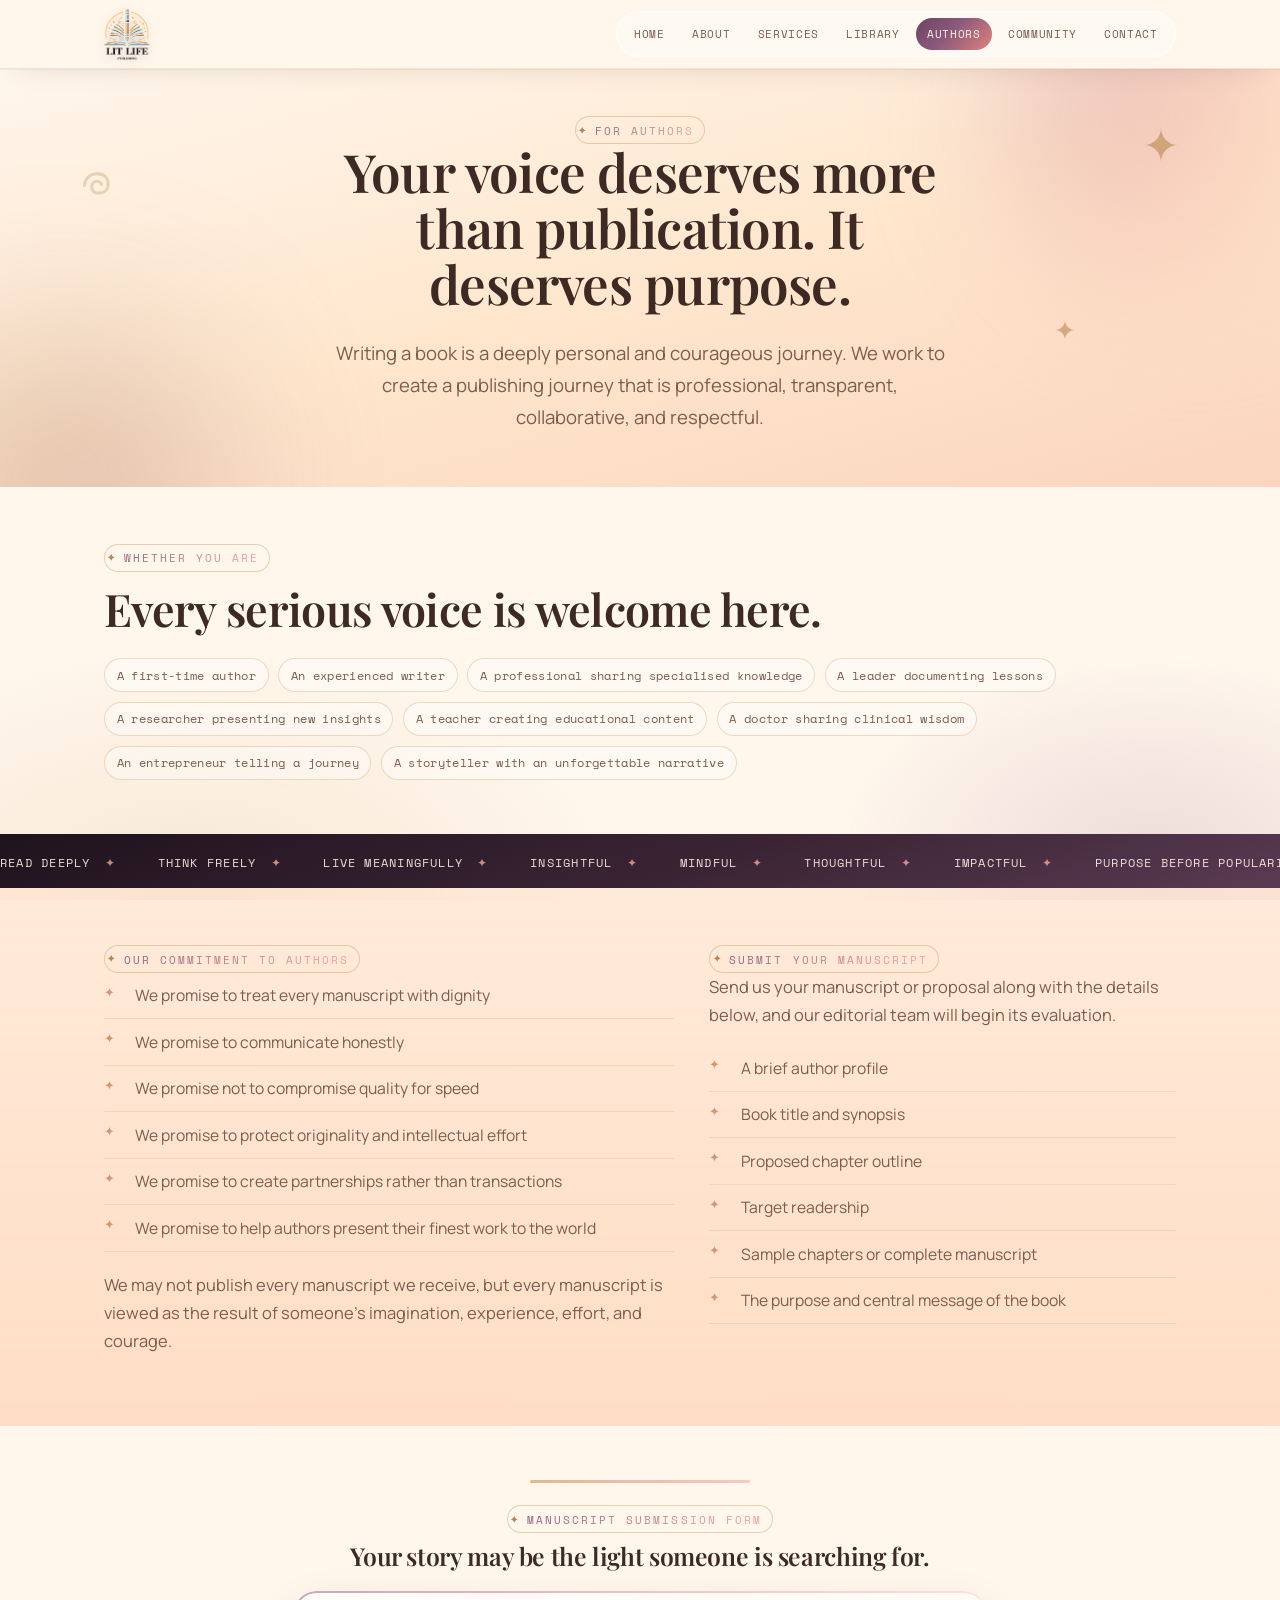
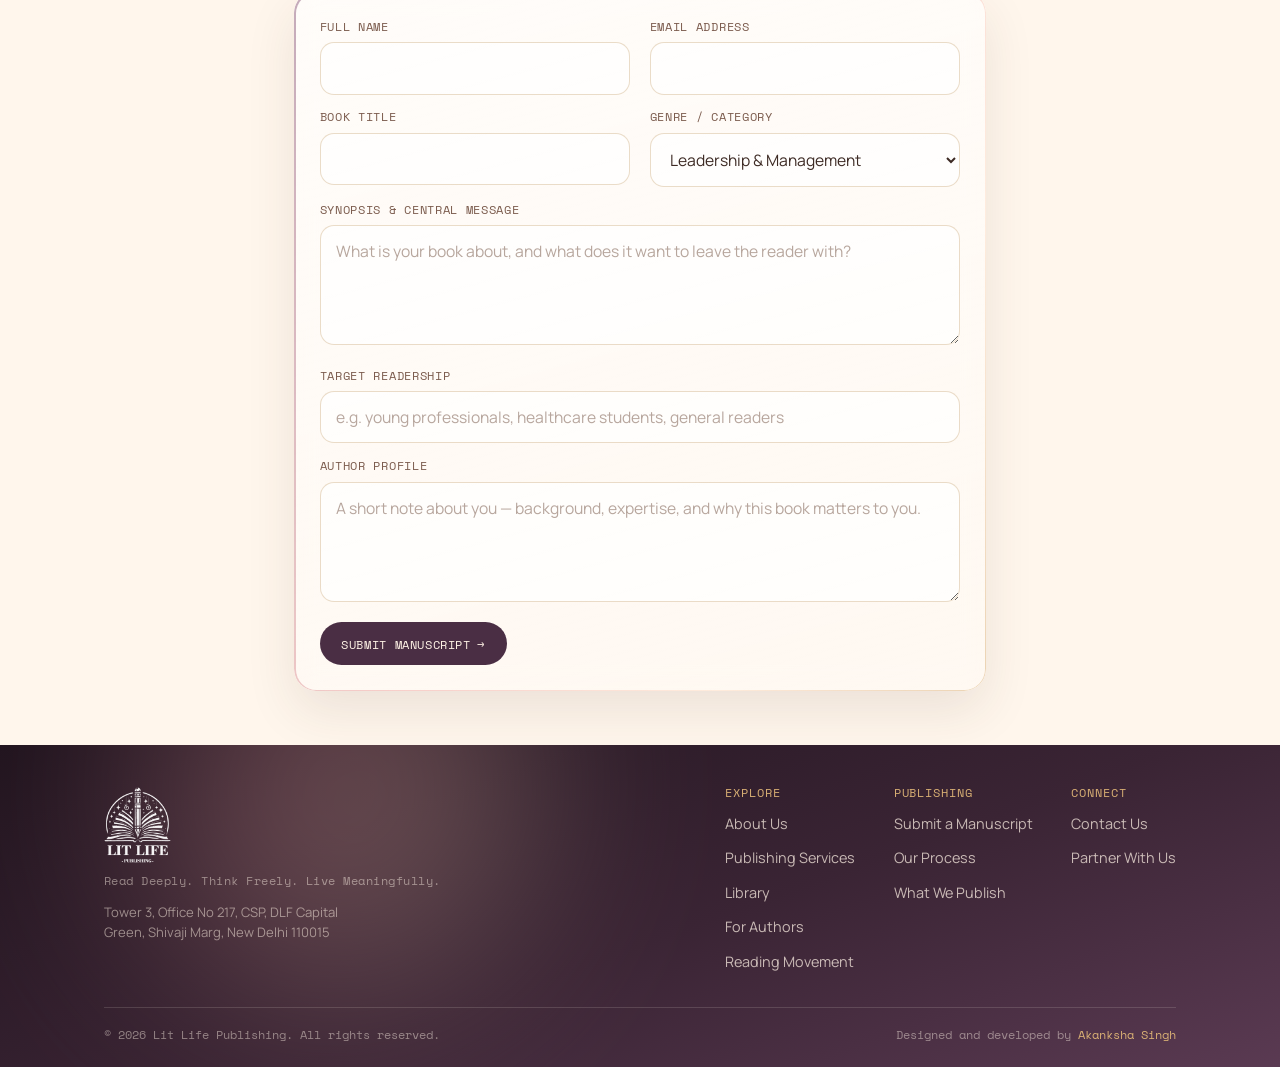
<file: authors.html>
<!doctype html>
<html lang="en">
<head>
<meta charset="UTF-8">
<meta name="viewport" content="width=device-width, initial-scale=1.0">
<title>Submit Your Manuscript | Publish a Book with Lit Life</title>
<meta name="description" content="Submit your manuscript to Lit Life Publishing. A professional, transparent and collaborative publishing journey for first-time and experienced authors.">
<meta name="robots" content="index, follow, max-image-preview:large">
<link rel="canonical" href="https://lit-life-publications.vercel.app/authors.html">
<meta property="og:type" content="website">
<meta property="og:site_name" content="Lit Life Publishing">
<meta property="og:locale" content="en_IN">
<meta property="og:title" content="Submit Your Manuscript | Publish a Book with Lit Life">
<meta property="og:description" content="Submit your manuscript to Lit Life Publishing. A professional, transparent and collaborative publishing journey for first-time and experienced authors.">
<meta property="og:url" content="https://lit-life-publications.vercel.app/authors.html">
<meta property="og:image" content="https://lit-life-publications.vercel.app/og-image.png">
<meta property="og:image:width" content="1200">
<meta property="og:image:height" content="630">
<meta name="twitter:card" content="summary_large_image">
<meta name="twitter:title" content="Submit Your Manuscript | Publish a Book with Lit Life">
<meta name="twitter:description" content="Submit your manuscript to Lit Life Publishing. A professional, transparent and collaborative publishing journey for first-time and experienced authors.">
<meta name="twitter:image" content="https://lit-life-publications.vercel.app/og-image.png">
<link rel="stylesheet" href="style.css">
<link rel="icon" type="image/png" href="logo.png">
<link rel="apple-touch-icon" href="logo.png">
<script type="application/ld+json">
{
 "@context": "https://schema.org",
 "@graph": [
  {
   "@type": "Organization",
   "@id": "https://lit-life-publications.vercel.app/#org",
   "name": "Lit Life Publishing",
   "url": "https://lit-life-publications.vercel.app/",
   "logo": "https://lit-life-publications.vercel.app/logo.png",
   "email": "info.litlifepublishing@gmail.com",
   "slogan": "Read Deeply. Think Freely. Live Meaningfully.",
   "address": {
    "@type": "PostalAddress",
    "streetAddress": "Tower 3, Office No 217, CSP, DLF Capital Green, Shivaji Marg",
    "addressLocality": "New Delhi",
    "postalCode": "110015",
    "addressCountry": "IN"
   }
  },
  {
   "@type": "WebPage",
   "name": "Submit your manuscript",
   "url": "https://lit-life-publications.vercel.app/authors.html"
  },
  {
   "@type": "BreadcrumbList",
   "itemListElement": [
    {
     "@type": "ListItem",
     "position": 1,
     "name": "Home",
     "item": "https://lit-life-publications.vercel.app/"
    },
    {
     "@type": "ListItem",
     "position": 2,
     "name": "For Authors",
     "item": "https://lit-life-publications.vercel.app/authors.html"
    }
   ]
  }
 ]
}
</script>
</head>
<body>

<nav class="site-nav">
  <div class="nav-row">
    <a href="/" class="brand" aria-label="Lit Life Publishing — home"><img src="logo.png" alt="Lit Life Publishing" class="brand-logo" width="440" height="500"></a>
    <button class="nav-toggle" aria-expanded="false">Menu</button>
    <ul class="nav-links">
     <li><a href="/">Home</a></li>
      <li><a href="about.html">About</a></li>
      <li><a href="services.html">Services</a></li>
      <li><a href="library.html">Library</a></li>
      <li><a href="authors.html">Authors</a></li>
      <li><a href="community.html">Community</a></li>
      <li><a href="contact.html">Contact</a></li>
    </ul>
  </div>
</nav>

<header class="page-hero">
  <div class="motif motif-drift" style="top:14%; right:8%; width:34px; height:34px;"><svg viewBox="0 0 24 24" fill="currentColor"><path d="M12 0c0 6.63 5.37 12 12 12-6.63 0-12 5.37-12 12 0-6.63-5.37-12-12-12 6.63 0 12-5.37 12-12z"/></svg></div>
  <div class="motif motif-pulse" style="top:60%; right:16%; width:20px; height:20px;"><svg viewBox="0 0 24 24" fill="currentColor"><path d="M12 0c0 6.63 5.37 12 12 12-6.63 0-12 5.37-12 12 0-6.63-5.37-12-12-12 6.63 0 12-5.37 12-12z"/></svg></div>
  <div class="motif motif-spin" style="top:22%; left:6%; width:44px; height:44px; opacity:0.3;"><svg viewBox="0 0 24 24" fill="none" stroke="currentColor" stroke-width="1.6"><path d="M4 14c0-4 3-7 7-7s6 2.5 6 5.5-2 5-5 5-4-1.5-4-3.5 1.5-3 3-3 2.5 1 2.5 2.5"/></svg></div>
  <div class="container">
    <span class="eyebrow">For Authors</span>
    <h1>Your voice deserves more<br>than publication. It deserves purpose.</h1>
    <p class="lede">Writing a book is a deeply personal and courageous journey. We work to create a publishing journey that is professional, transparent, collaborative, and respectful.</p>
  </div>
</header>

<section class="reveal-group">
  <div class="container">
    <div class="head-row reveal">
      <div>
        <span class="eyebrow">Whether You Are</span>
        <h2>Every serious voice is welcome here.</h2>
      </div>
    </div>
    <div class="tag-cloud reveal">
      <span class="tag">A first-time author</span>
      <span class="tag">An experienced writer</span>
      <span class="tag">A professional sharing specialised knowledge</span>
      <span class="tag">A leader documenting lessons</span>
      <span class="tag">A researcher presenting new insights</span>
      <span class="tag">A teacher creating educational content</span>
      <span class="tag">A doctor sharing clinical wisdom</span>
      <span class="tag">An entrepreneur telling a journey</span>
      <span class="tag">A storyteller with an unforgettable narrative</span>
    </div>
  </div>
</section>

<div class="marquee" aria-hidden="true">
  <div class="marquee-track">
    <span>Read Deeply</span><span>Think Freely</span><span>Live Meaningfully</span><span>Insightful</span><span>Mindful</span><span>Thoughtful</span><span>Impactful</span><span>Purpose Before Popularity</span>
  </div>
</div>

<section class="section-alt reveal-group">
  <div class="container">
    <div class="two-col reveal">
      <div>
        <span class="eyebrow">Our Commitment to Authors</span>
        <ul class="list-check">
          <li>We promise to treat every manuscript with dignity</li>
          <li>We promise to communicate honestly</li>
          <li>We promise not to compromise quality for speed</li>
          <li>We promise to protect originality and intellectual effort</li>
          <li>We promise to create partnerships rather than transactions</li>
          <li>We promise to help authors present their finest work to the world</li>
        </ul>
        <p style="margin-top:1.2rem;">We may not publish every manuscript we receive, but every manuscript is viewed as the result of someone's imagination, experience, effort, and courage.</p>
      </div>
      <div>
        <span class="eyebrow">Submit Your Manuscript</span>
        <p>Send us your manuscript or proposal along with the details below, and our editorial team will begin its evaluation.</p>
        <ul class="list-check">
          <li>A brief author profile</li>
          <li>Book title and synopsis</li>
          <li>Proposed chapter outline</li>
          <li>Target readership</li>
          <li>Sample chapters or complete manuscript</li>
          <li>The purpose and central message of the book</li>
        </ul>
      </div>
    </div>
  </div>
</section>

<section id="submit" class="reveal-group">
  <div class="container" style="max-width:820px;">
    <div class="section-mark reveal">
      <div class="jaali-divider" style="margin-bottom:1.2rem;"></div>
      <span class="eyebrow">Manuscript Submission Form</span>
      <h2 style="margin-top:0.4em;">Your story may be the light someone is searching for.</h2>
    </div>
    <div class="form-panel reveal">
      <form data-form data-endpoint="https://formspree.io/f/mykrokno">
        <div class="form-row">
          <div class="field">
            <label for="name">Full name</label>
            <input type="text" id="name" name="name" required>
          </div>
          <div class="field">
            <label for="email">Email address</label>
            <input type="email" id="email" name="email" required>
          </div>
        </div>
        <div class="form-row">
          <div class="field">
            <label for="title">Book title</label>
            <input type="text" id="title" name="title" required>
          </div>
          <div class="field">
            <label for="genre">Genre / category</label>
            <select id="genre" name="genre">
              <option>Leadership &amp; Management</option>
              <option>Healthcare &amp; Wellness</option>
              <option>Education &amp; Learning</option>
              <option>AI &amp; Technology</option>
              <option>Personal Development</option>
              <option>Human Values &amp; Spirituality</option>
              <option>Biographies &amp; Memoirs</option>
              <option>History, Culture &amp; Heritage</option>
              <option>Business &amp; Entrepreneurship</option>
              <option>Children's / Young Adult</option>
              <option>Poetry &amp; Literary Fiction</option>
              <option>Other</option>
            </select>
          </div>
        </div>
        <div class="field">
          <label for="synopsis">Synopsis &amp; central message</label>
          <textarea id="synopsis" name="synopsis" required placeholder="What is your book about, and what does it want to leave the reader with?"></textarea>
        </div>
        <div class="field">
          <label for="audience">Target readership</label>
          <input type="text" id="audience" name="audience" placeholder="e.g. young professionals, healthcare students, general readers">
        </div>
        <div class="field">
          <label for="profile">Author profile</label>
          <textarea id="profile" name="profile" placeholder="A short note about you — background, expertise, and why this book matters to you."></textarea>
        </div>
        <button type="submit" class="btn btn-solid">Submit Manuscript</button>
      </form>
      <div class="form-success">Thank you — your manuscript has been received. Our editorial team will be in touch.</div>
    </div>
  </div>
</section>

<footer class="site-footer">
  <div class="container">
    <div class="footer-top">
      <div>
        <img src="logo.png" alt="Lit Life Publishing" class="footer-brand-logo" width="440" height="500">
        <p class="footer-tag">Read Deeply. Think Freely. Live Meaningfully.</p>
        <p class="footer-address">Tower 3, Office No 217, CSP, DLF Capital Green, Shivaji Marg, New Delhi 110015</p>
      </div>
      <div class="footer-cols">
        <div class="footer-col">
          <h4>Explore</h4>
          <ul>
            <li><a href="about.html">About Us</a></li>
            <li><a href="services.html">Publishing Services</a></li>
            <li><a href="library.html">Library</a></li>
            <li><a href="authors.html">For Authors</a></li>
            <li><a href="community.html">Reading Movement</a></li>
          </ul>
        </div>
        <div class="footer-col">
          <h4>Publishing</h4>
          <ul>
            <li><a href="authors.html">Submit a Manuscript</a></li>
            <li><a href="services.html#process">Our Process</a></li>
            <li><a href="services.html#genres">What We Publish</a></li>
          </ul>
        </div>
        <div class="footer-col">
          <h4>Connect</h4>
          <ul>
            <li><a href="contact.html">Contact Us</a></li>
            <li><a href="contact.html#partner">Partner With Us</a></li>
          </ul>
        </div>
      </div>
    </div>
    <div class="footer-bottom">
      <span>© 2026 Lit Life Publishing. All rights reserved.</span>
      <span>Designed and developed by <a href="https://www.linkedin.com/in/akankshasingh65/" target="_blank" rel="noopener">Akanksha Singh</a></span>
    </div>
  </div>
</footer>

<script src="main.js"></script>
</body>
</html>
</file>
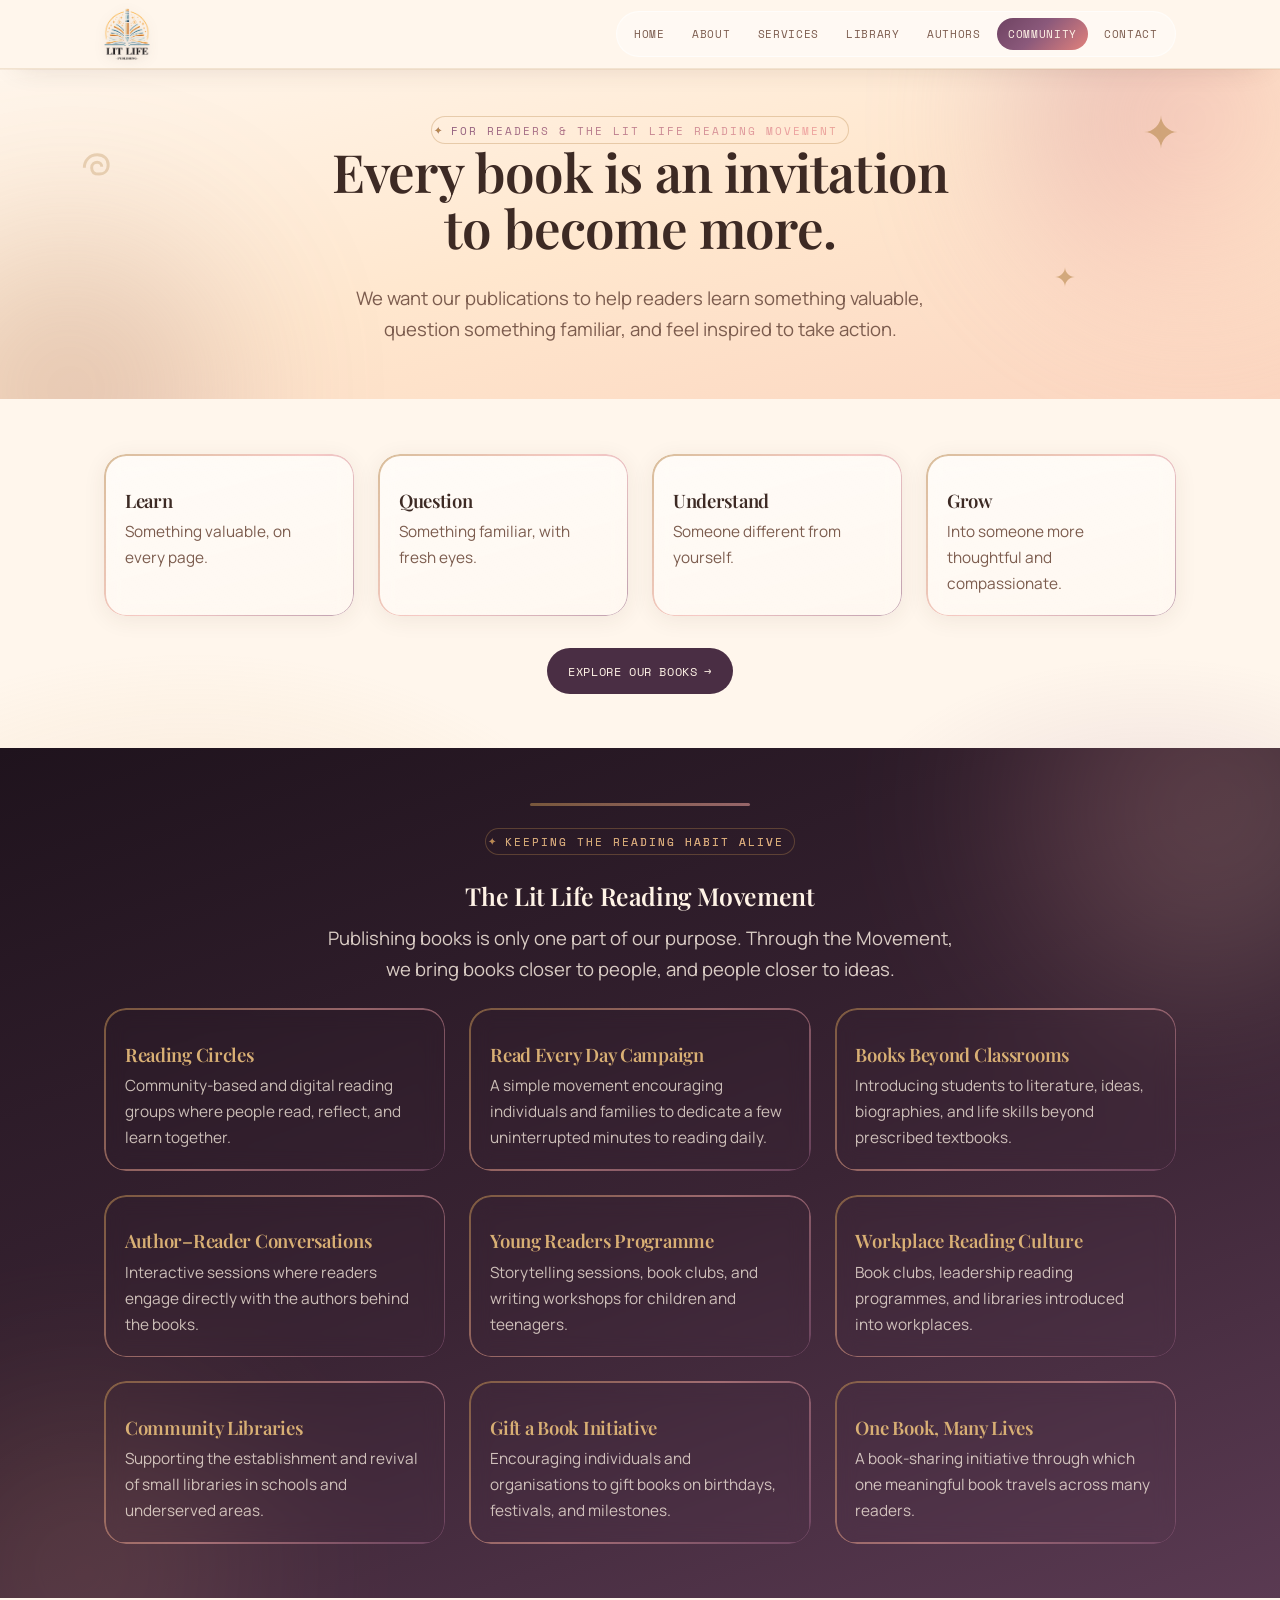
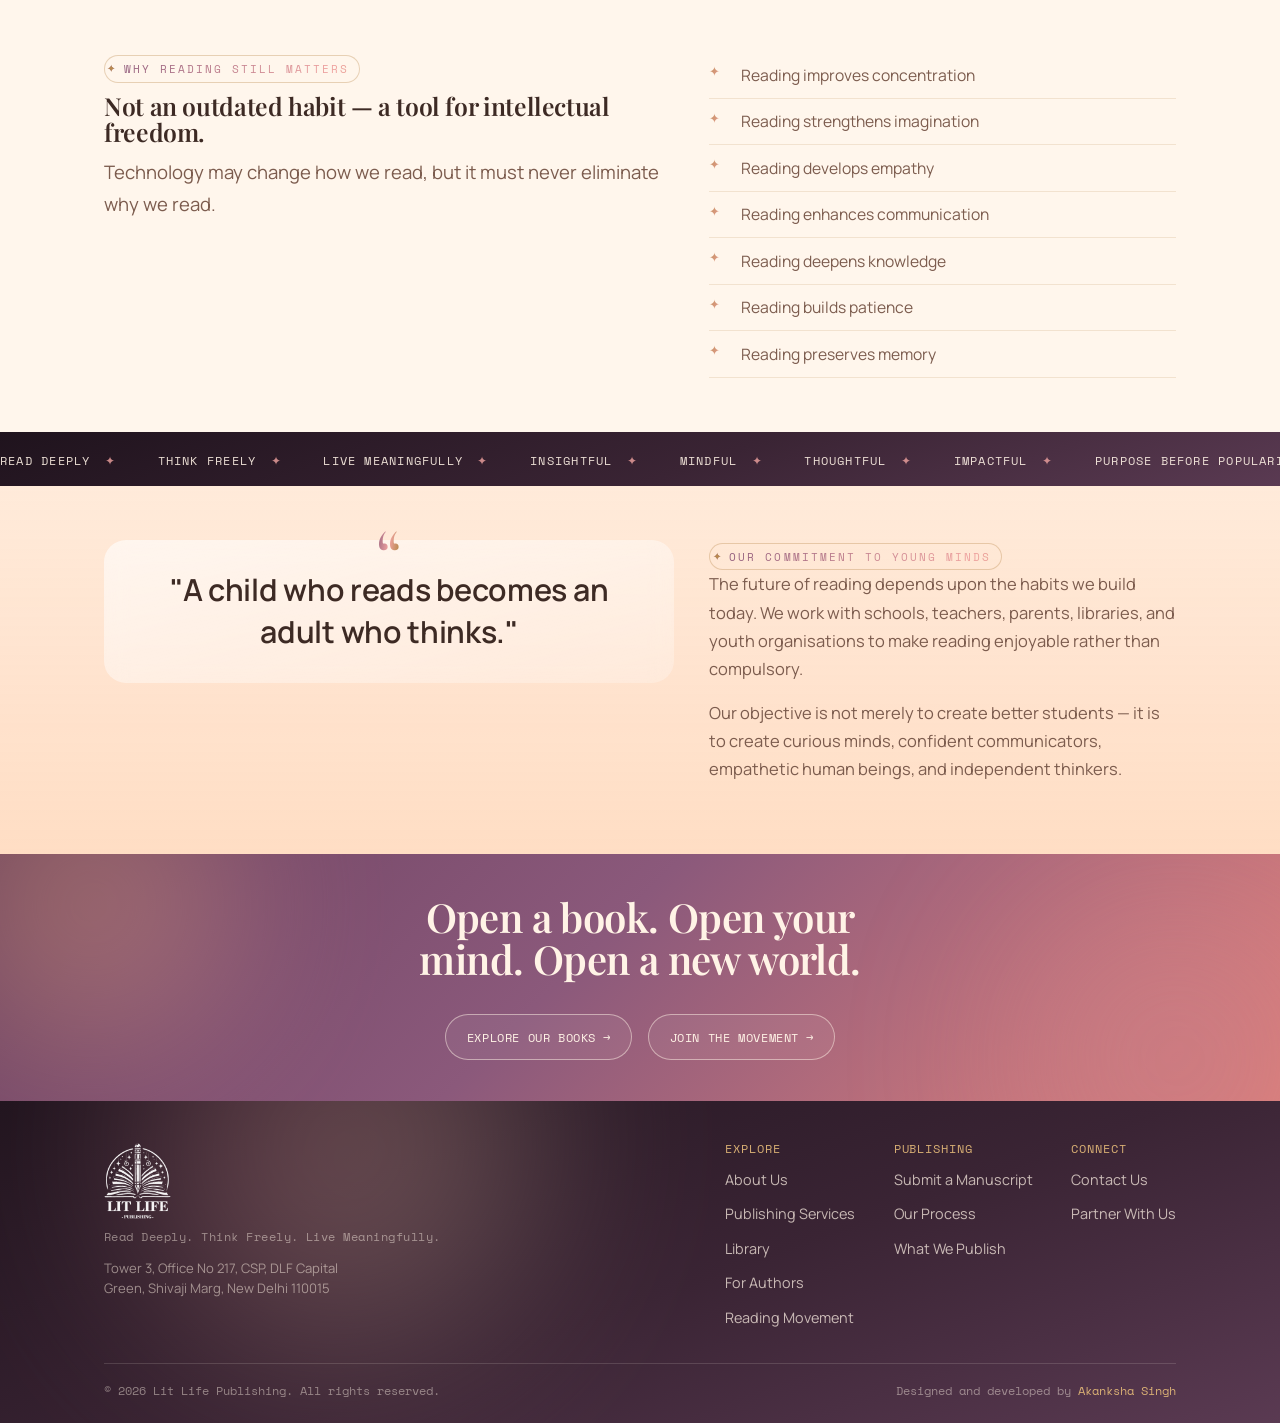
<file: community.html>
<!doctype html>
<html lang="en">
<head>
<meta charset="UTF-8">
<meta name="viewport" content="width=device-width, initial-scale=1.0">
<title>Lit Life Reading Movement | Reading Circles & Libraries</title>
<meta name="description" content="Join the Lit Life Reading Movement: reading circles, community libraries, young readers programmes and the Read Every Day campaign.">
<meta name="robots" content="index, follow, max-image-preview:large">
<link rel="canonical" href="https://lit-life-publications.vercel.app/community.html">
<meta property="og:type" content="website">
<meta property="og:site_name" content="Lit Life Publishing">
<meta property="og:locale" content="en_IN">
<meta property="og:title" content="Lit Life Reading Movement | Reading Circles & Libraries">
<meta property="og:description" content="Join the Lit Life Reading Movement: reading circles, community libraries, young readers programmes and the Read Every Day campaign.">
<meta property="og:url" content="https://lit-life-publications.vercel.app/community.html">
<meta property="og:image" content="https://lit-life-publications.vercel.app/og-image.png">
<meta property="og:image:width" content="1200">
<meta property="og:image:height" content="630">
<meta name="twitter:card" content="summary_large_image">
<meta name="twitter:title" content="Lit Life Reading Movement | Reading Circles & Libraries">
<meta name="twitter:description" content="Join the Lit Life Reading Movement: reading circles, community libraries, young readers programmes and the Read Every Day campaign.">
<meta name="twitter:image" content="https://lit-life-publications.vercel.app/og-image.png">
<link rel="stylesheet" href="style.css">
<link rel="icon" type="image/png" href="logo.png">
<link rel="apple-touch-icon" href="logo.png">
<script type="application/ld+json">
{
 "@context": "https://schema.org",
 "@graph": [
  {
   "@type": "Organization",
   "@id": "https://lit-life-publications.vercel.app/#org",
   "name": "Lit Life Publishing",
   "url": "https://lit-life-publications.vercel.app/",
   "logo": "https://lit-life-publications.vercel.app/logo.png",
   "email": "info.litlifepublishing@gmail.com",
   "slogan": "Read Deeply. Think Freely. Live Meaningfully.",
   "address": {
    "@type": "PostalAddress",
    "streetAddress": "Tower 3, Office No 217, CSP, DLF Capital Green, Shivaji Marg",
    "addressLocality": "New Delhi",
    "postalCode": "110015",
    "addressCountry": "IN"
   }
  },
  {
   "@type": "WebPage",
   "name": "Lit Life Reading Movement",
   "url": "https://lit-life-publications.vercel.app/community.html"
  },
  {
   "@type": "BreadcrumbList",
   "itemListElement": [
    {
     "@type": "ListItem",
     "position": 1,
     "name": "Home",
     "item": "https://lit-life-publications.vercel.app/"
    },
    {
     "@type": "ListItem",
     "position": 2,
     "name": "Community",
     "item": "https://lit-life-publications.vercel.app/community.html"
    }
   ]
  }
 ]
}
</script>
</head>
<body>

<nav class="site-nav">
  <div class="nav-row">
    <a href="/" class="brand" aria-label="Lit Life Publishing — home"><img src="logo.png" alt="Lit Life Publishing" class="brand-logo" width="440" height="500"></a>
    <button class="nav-toggle" aria-expanded="false">Menu</button>
    <ul class="nav-links">
     <li><a href="/">Home</a></li>
      <li><a href="about.html">About</a></li>
      <li><a href="services.html">Services</a></li>
      <li><a href="library.html">Library</a></li>
      <li><a href="authors.html">Authors</a></li>
      <li><a href="community.html">Community</a></li>
      <li><a href="contact.html">Contact</a></li>
    </ul>
  </div>
</nav>

<header class="page-hero">
  <div class="motif motif-drift" style="top:14%; right:8%; width:34px; height:34px;"><svg viewBox="0 0 24 24" fill="currentColor"><path d="M12 0c0 6.63 5.37 12 12 12-6.63 0-12 5.37-12 12 0-6.63-5.37-12-12-12 6.63 0 12-5.37 12-12z"/></svg></div>
  <div class="motif motif-pulse" style="top:60%; right:16%; width:20px; height:20px;"><svg viewBox="0 0 24 24" fill="currentColor"><path d="M12 0c0 6.63 5.37 12 12 12-6.63 0-12 5.37-12 12 0-6.63-5.37-12-12-12 6.63 0 12-5.37 12-12z"/></svg></div>
  <div class="motif motif-spin" style="top:22%; left:6%; width:44px; height:44px; opacity:0.3;"><svg viewBox="0 0 24 24" fill="none" stroke="currentColor" stroke-width="1.6"><path d="M4 14c0-4 3-7 7-7s6 2.5 6 5.5-2 5-5 5-4-1.5-4-3.5 1.5-3 3-3 2.5 1 2.5 2.5"/></svg></div>
  <div class="container">
    <span class="eyebrow">For Readers &amp; The Lit Life Reading Movement</span>
    <h1>Every book is an invitation<br>to become more.</h1>
    <p class="lede">We want our publications to help readers learn something valuable, question something familiar, and feel inspired to take action.</p>
  </div>
</header>

<section class="reveal-group">
  <div class="container">
    <div class="grid grid-4 reveal">
      <div class="card"><h3>Learn</h3><p>Something valuable, on every page.</p></div>
      <div class="card"><h3>Question</h3><p>Something familiar, with fresh eyes.</p></div>
      <div class="card"><h3>Understand</h3><p>Someone different from yourself.</p></div>
      <div class="card"><h3>Grow</h3><p>Into someone more thoughtful and compassionate.</p></div>
    </div>
    <div class="hero-actions reveal" style="margin-top:2rem;">
      <a href="library.html" class="btn btn-solid">Explore Our Books</a>
    </div>
  </div>
</section>

<section class="section-forest reveal-group">
  <div class="container">
    <div class="section-mark reveal">
      <div class="jaali-divider" style="margin-bottom:1.2rem;"></div>
      <span class="eyebrow" style="color:var(--brass-light);">Keeping the Reading Habit Alive</span> <br><br>
      <h2>The Lit Life Reading Movement</h2>
      <p class="lede" style="color:rgba(255,243,230,0.82); max-width:640px; margin:0.8rem auto 0;">Publishing books is only one part of our purpose. Through the Movement, we bring books closer to people, and people closer to ideas.</p>
    </div>
    <div class="grid grid-3 reveal">
      <div class="card" style="background:transparent; border-color:rgba(255,243,230,0.2);">
        <h3 style="color:var(--brass-light);">Reading Circles</h3>
        <p style="color:rgba(255,243,230,0.75);">Community-based and digital reading groups where people read, reflect, and learn together.</p>
      </div>
      <div class="card" style="background:transparent; border-color:rgba(255,243,230,0.2);">
        <h3 style="color:var(--brass-light);">Read Every Day Campaign</h3>
        <p style="color:rgba(255,243,230,0.75);">A simple movement encouraging individuals and families to dedicate a few uninterrupted minutes to reading daily.</p>
      </div>
      <div class="card" style="background:transparent; border-color:rgba(255,243,230,0.2);">
        <h3 style="color:var(--brass-light);">Books Beyond Classrooms</h3>
        <p style="color:rgba(255,243,230,0.75);">Introducing students to literature, ideas, biographies, and life skills beyond prescribed textbooks.</p>
      </div>
      <div class="card" style="background:transparent; border-color:rgba(255,243,230,0.2);">
        <h3 style="color:var(--brass-light);">Author–Reader Conversations</h3>
        <p style="color:rgba(255,243,230,0.75);">Interactive sessions where readers engage directly with the authors behind the books.</p>
      </div>
      <div class="card" style="background:transparent; border-color:rgba(255,243,230,0.2);">
        <h3 style="color:var(--brass-light);">Young Readers Programme</h3>
        <p style="color:rgba(255,243,230,0.75);">Storytelling sessions, book clubs, and writing workshops for children and teenagers.</p>
      </div>
      <div class="card" style="background:transparent; border-color:rgba(255,243,230,0.2);">
        <h3 style="color:var(--brass-light);">Workplace Reading Culture</h3>
        <p style="color:rgba(255,243,230,0.75);">Book clubs, leadership reading programmes, and libraries introduced into workplaces.</p>
      </div>
      <div class="card" style="background:transparent; border-color:rgba(255,243,230,0.2);">
        <h3 style="color:var(--brass-light);">Community Libraries</h3>
        <p style="color:rgba(255,243,230,0.75);">Supporting the establishment and revival of small libraries in schools and underserved areas.</p>
      </div>
      <div class="card" style="background:transparent; border-color:rgba(255,243,230,0.2);">
        <h3 style="color:var(--brass-light);">Gift a Book Initiative</h3>
        <p style="color:rgba(255,243,230,0.75);">Encouraging individuals and organisations to gift books on birthdays, festivals, and milestones.</p>
      </div>
      <div class="card" style="background:transparent; border-color:rgba(255,243,230,0.2);">
        <h3 style="color:var(--brass-light);">One Book, Many Lives</h3>
        <p style="color:rgba(255,243,230,0.75);">A book-sharing initiative through which one meaningful book travels across many readers.</p>
      </div>
    </div>
  </div>
</section>

<section class="reveal-group">
  <div class="container">
    <div class="two-col reveal">
      <div>
        <span class="eyebrow">Why Reading Still Matters</span>
        <h2 style="margin-top:0.4em;">Not an outdated habit — a tool for intellectual freedom.</h2>
        <p class="lede">Technology may change how we read, but it must never eliminate why we read.</p>
      </div>
      <ul class="list-check">
        <li>Reading improves concentration</li>
        <li>Reading strengthens imagination</li>
        <li>Reading develops empathy</li>
        <li>Reading enhances communication</li>
        <li>Reading deepens knowledge</li>
        <li>Reading builds patience</li>
        <li>Reading preserves memory</li>
      </ul>
    </div>
  </div>
</section>

<div class="marquee" aria-hidden="true">
  <div class="marquee-track">
    <span>Read Deeply</span><span>Think Freely</span><span>Live Meaningfully</span><span>Insightful</span><span>Mindful</span><span>Thoughtful</span><span>Impactful</span><span>Purpose Before Popularity</span>
  </div>
</div>

<section class="section-alt reveal-group">
  <div class="container">
    <div class="two-col reveal">
      <blockquote class="pull">"A child who reads becomes an adult who thinks."</blockquote>
      <div>
        <span class="eyebrow">Our Commitment to Young Minds</span>
        <p>The future of reading depends upon the habits we build today. We work with schools, teachers, parents, libraries, and youth organisations to make reading enjoyable rather than compulsory.</p>
        <p>Our objective is not merely to create better students — it is to create curious minds, confident communicators, empathetic human beings, and independent thinkers.</p>
      </div>
    </div>
  </div>
</section>

<section class="cta-strip">
  <div class="container" style="max-width:640px;">
    <h2>Open a book. Open your mind. Open a new world.</h2>
    <div class="hero-actions" style="justify-content:center;">
      <a href="services.html" class="btn btn-ghost-light">Explore Our Books</a>
      <a href="contact.html" class="btn btn-ghost-light">Join the Movement</a>
    </div>
  </div>
</section>

<footer class="site-footer">
  <div class="container">
    <div class="footer-top">
      <div>
        <img src="logo.png" alt="Lit Life Publishing" class="footer-brand-logo" width="440" height="500">
        <p class="footer-tag">Read Deeply. Think Freely. Live Meaningfully.</p>
        <p class="footer-address">Tower 3, Office No 217, CSP, DLF Capital Green, Shivaji Marg, New Delhi 110015</p>
      </div>
      <div class="footer-cols">
        <div class="footer-col">
          <h4>Explore</h4>
          <ul>
            <li><a href="about.html">About Us</a></li>
            <li><a href="services.html">Publishing Services</a></li>
            <li><a href="library.html">Library</a></li>
            <li><a href="authors.html">For Authors</a></li>
            <li><a href="community.html">Reading Movement</a></li>
          </ul>
        </div>
        <div class="footer-col">
          <h4>Publishing</h4>
          <ul>
            <li><a href="authors.html">Submit a Manuscript</a></li>
            <li><a href="services.html#process">Our Process</a></li>
            <li><a href="services.html#genres">What We Publish</a></li>
          </ul>
        </div>
        <div class="footer-col">
          <h4>Connect</h4>
          <ul>
            <li><a href="contact.html">Contact Us</a></li>
            <li><a href="contact.html#partner">Partner With Us</a></li>
          </ul>
        </div>
      </div>
    </div>
    <div class="footer-bottom">
      <span>© 2026 Lit Life Publishing. All rights reserved.</span>
      <span>Designed and developed by <a href="https://www.linkedin.com/in/akankshasingh65/" target="_blank" rel="noopener">Akanksha Singh</a></span>
    </div>
  </div>
</footer>

<script src="main.js"></script>
</body>
</html>
</file>
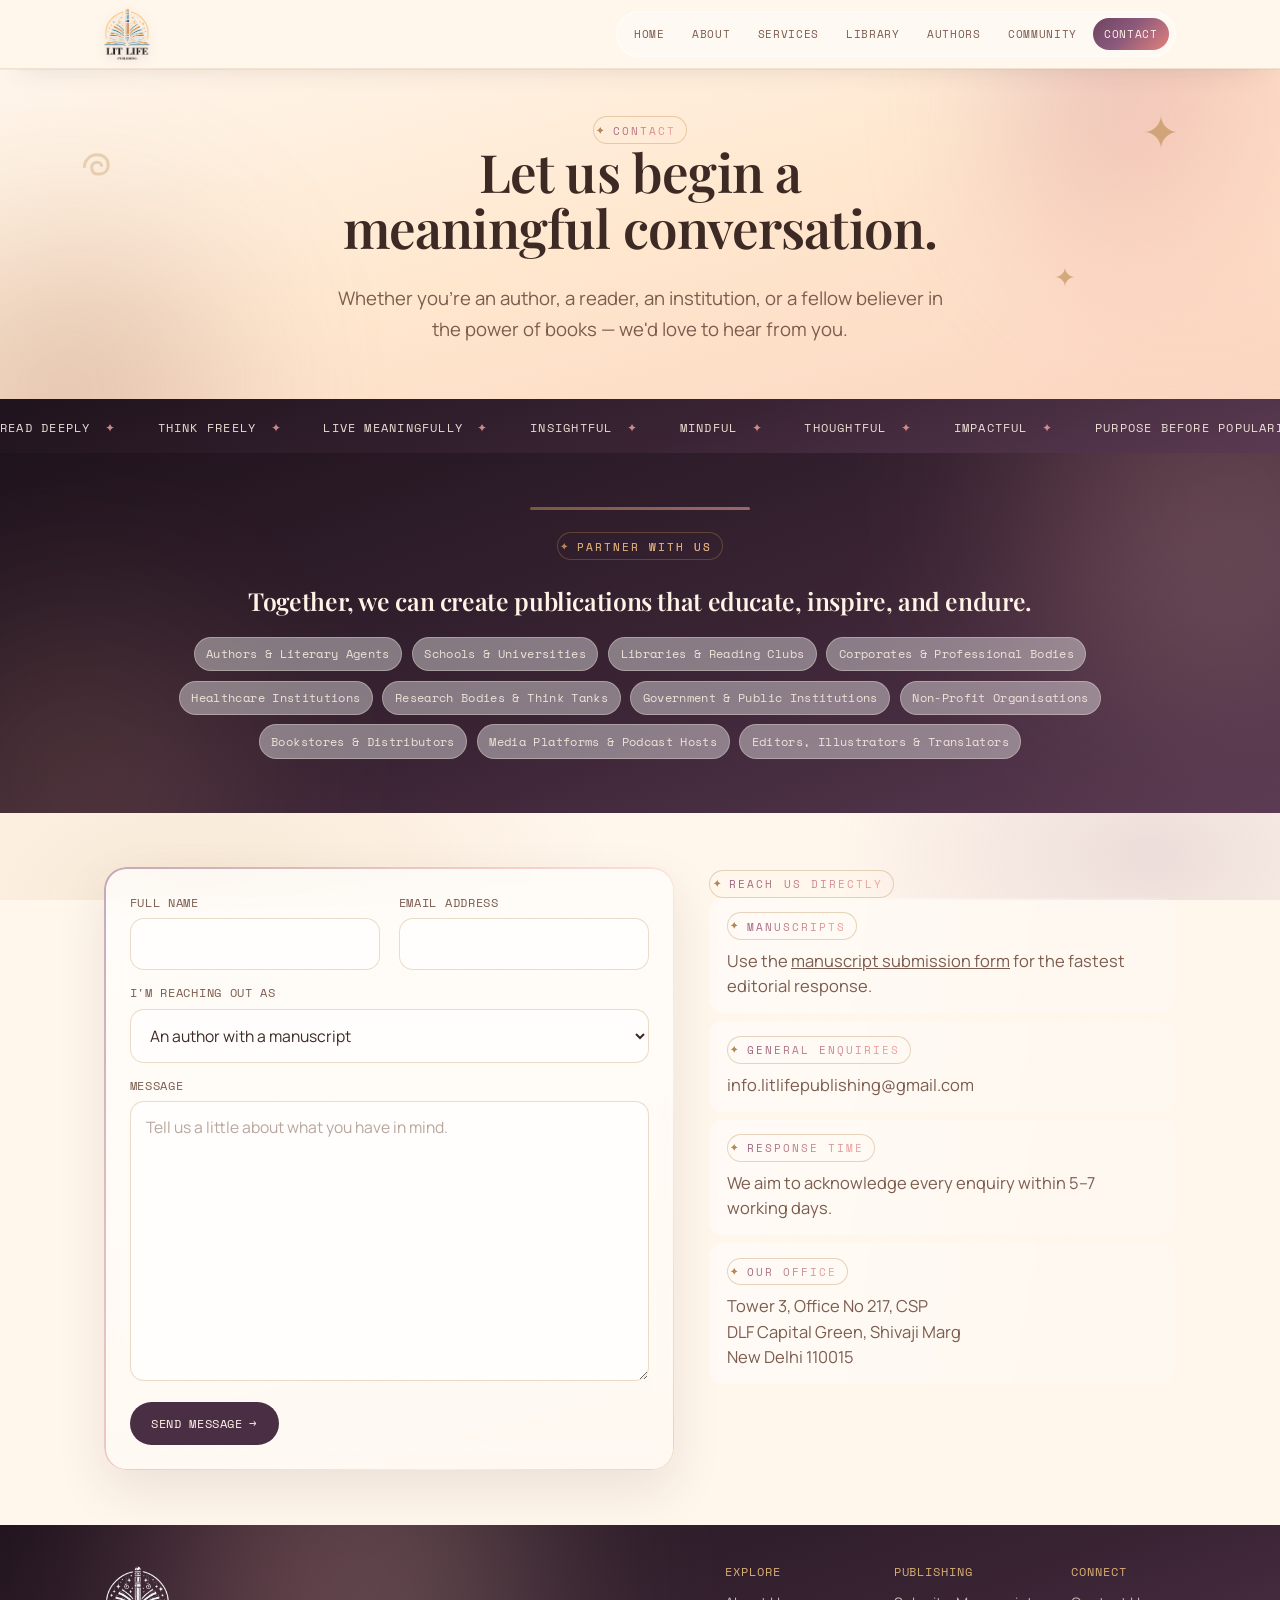
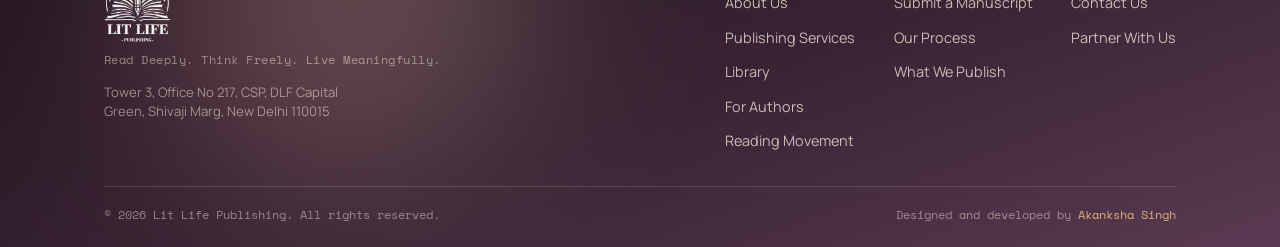
<file: contact.html>
<!doctype html>
<html lang="en">
<head>
<meta charset="UTF-8">
<meta name="viewport" content="width=device-width, initial-scale=1.0">
<title>Contact Lit Life Publishing | New Delhi Publisher</title>
<meta name="description" content="Contact Lit Life Publishing in New Delhi: manuscript enquiries, partnerships, press and general questions. Email info.litlifepublishing@gmail.com.">
<meta name="robots" content="index, follow, max-image-preview:large">
<link rel="canonical" href="https://lit-life-publications.vercel.app/contact.html">
<meta property="og:type" content="website">
<meta property="og:site_name" content="Lit Life Publishing">
<meta property="og:locale" content="en_IN">
<meta property="og:title" content="Contact Lit Life Publishing | New Delhi Publisher">
<meta property="og:description" content="Contact Lit Life Publishing in New Delhi: manuscript enquiries, partnerships, press and general questions. Email info.litlifepublishing@gmail.com.">
<meta property="og:url" content="https://lit-life-publications.vercel.app/contact.html">
<meta property="og:image" content="https://lit-life-publications.vercel.app/og-image.png">
<meta property="og:image:width" content="1200">
<meta property="og:image:height" content="630">
<meta name="twitter:card" content="summary_large_image">
<meta name="twitter:title" content="Contact Lit Life Publishing | New Delhi Publisher">
<meta name="twitter:description" content="Contact Lit Life Publishing in New Delhi: manuscript enquiries, partnerships, press and general questions. Email info.litlifepublishing@gmail.com.">
<meta name="twitter:image" content="https://lit-life-publications.vercel.app/og-image.png">
<link rel="stylesheet" href="style.css">
<link rel="icon" type="image/png" href="logo.png">
<link rel="apple-touch-icon" href="logo.png">
<script type="application/ld+json">
{
 "@context": "https://schema.org",
 "@graph": [
  {
   "@type": "Organization",
   "@id": "https://lit-life-publications.vercel.app/#org",
   "name": "Lit Life Publishing",
   "url": "https://lit-life-publications.vercel.app/",
   "logo": "https://lit-life-publications.vercel.app/logo.png",
   "email": "info.litlifepublishing@gmail.com",
   "slogan": "Read Deeply. Think Freely. Live Meaningfully.",
   "address": {
    "@type": "PostalAddress",
    "streetAddress": "Tower 3, Office No 217, CSP, DLF Capital Green, Shivaji Marg",
    "addressLocality": "New Delhi",
    "postalCode": "110015",
    "addressCountry": "IN"
   }
  },
  {
   "@type": "ContactPage",
   "name": "Contact Lit Life Publishing",
   "url": "https://lit-life-publications.vercel.app/contact.html"
  },
  {
   "@type": "BreadcrumbList",
   "itemListElement": [
    {
     "@type": "ListItem",
     "position": 1,
     "name": "Home",
     "item": "https://lit-life-publications.vercel.app/"
    },
    {
     "@type": "ListItem",
     "position": 2,
     "name": "Contact",
     "item": "https://lit-life-publications.vercel.app/contact.html"
    }
   ]
  }
 ]
}
</script>
</head>
<body>

<nav class="site-nav">
  <div class="nav-row">
    <a href="/" class="brand" aria-label="Lit Life Publishing — home"><img src="logo.png" alt="Lit Life Publishing" class="brand-logo" width="440" height="500"></a>
    <button class="nav-toggle" aria-expanded="false">Menu</button>
    <ul class="nav-links">
     <li><a href="/">Home</a></li>
      <li><a href="about.html">About</a></li>
      <li><a href="services.html">Services</a></li>
      <li><a href="library.html">Library</a></li>
      <li><a href="authors.html">Authors</a></li>
      <li><a href="community.html">Community</a></li>
      <li><a href="contact.html">Contact</a></li>
    </ul>
  </div>
</nav>

<header class="page-hero">
  <div class="motif motif-drift" style="top:14%; right:8%; width:34px; height:34px;"><svg viewBox="0 0 24 24" fill="currentColor"><path d="M12 0c0 6.63 5.37 12 12 12-6.63 0-12 5.37-12 12 0-6.63-5.37-12-12-12 6.63 0 12-5.37 12-12z"/></svg></div>
  <div class="motif motif-pulse" style="top:60%; right:16%; width:20px; height:20px;"><svg viewBox="0 0 24 24" fill="currentColor"><path d="M12 0c0 6.63 5.37 12 12 12-6.63 0-12 5.37-12 12 0-6.63-5.37-12-12-12 6.63 0 12-5.37 12-12z"/></svg></div>
  <div class="motif motif-spin" style="top:22%; left:6%; width:44px; height:44px; opacity:0.3;"><svg viewBox="0 0 24 24" fill="none" stroke="currentColor" stroke-width="1.6"><path d="M4 14c0-4 3-7 7-7s6 2.5 6 5.5-2 5-5 5-4-1.5-4-3.5 1.5-3 3-3 2.5 1 2.5 2.5"/></svg></div>
  <div class="container">
    <span class="eyebrow">Contact</span>
    <h1>Let us begin a<br>meaningful conversation.</h1>
    <p class="lede">Whether you're an author, a reader, an institution, or a fellow believer in the power of books — we'd love to hear from you.</p>
  </div>
</header>

<div class="marquee" aria-hidden="true">
  <div class="marquee-track">
    <span>Read Deeply</span><span>Think Freely</span><span>Live Meaningfully</span><span>Insightful</span><span>Mindful</span><span>Thoughtful</span><span>Impactful</span><span>Purpose Before Popularity</span>
  </div>
</div>

<section class="section-forest reveal-group">
  <div class="container">
    <div class="section-mark reveal">
      <div class="jaali-divider" style="margin-bottom:1.2rem;"></div>
      <span class="eyebrow" style="color:var(--brass-light);">Partner With Us</span> <br> <br>
      <h2>Together, we can create publications that educate, inspire, and endure.</h2>
    </div>
    <div class="tag-cloud reveal" style="justify-content:center;">
      <span class="tag" style="border-color:rgba(255,243,230,0.3); color:rgba(255,243,230,0.85);">Authors &amp; Literary Agents</span>
      <span class="tag" style="border-color:rgba(255,243,230,0.3); color:rgba(255,243,230,0.85);">Schools &amp; Universities</span>
      <span class="tag" style="border-color:rgba(255,243,230,0.3); color:rgba(255,243,230,0.85);">Libraries &amp; Reading Clubs</span>
      <span class="tag" style="border-color:rgba(255,243,230,0.3); color:rgba(255,243,230,0.85);">Corporates &amp; Professional Bodies</span>
      <span class="tag" style="border-color:rgba(255,243,230,0.3); color:rgba(255,243,230,0.85);">Healthcare Institutions</span>
      <span class="tag" style="border-color:rgba(255,243,230,0.3); color:rgba(255,243,230,0.85);">Research Bodies &amp; Think Tanks</span>
      <span class="tag" style="border-color:rgba(255,243,230,0.3); color:rgba(255,243,230,0.85);">Government &amp; Public Institutions</span>
      <span class="tag" style="border-color:rgba(255,243,230,0.3); color:rgba(255,243,230,0.85);">Non-Profit Organisations</span>
      <span class="tag" style="border-color:rgba(255,243,230,0.3); color:rgba(255,243,230,0.85);">Bookstores &amp; Distributors</span>
      <span class="tag" style="border-color:rgba(255,243,230,0.3); color:rgba(255,243,230,0.85);">Media Platforms &amp; Podcast Hosts</span>
      <span class="tag" style="border-color:rgba(255,243,230,0.3); color:rgba(255,243,230,0.85);">Editors, Illustrators &amp; Translators</span>
    </div>
  </div>
</section>

<section class="reveal-group">
  <div class="container">
    <div class="two-col reveal">
      <div class="form-panel">
        <form data-form data-endpoint="https://formspree.io/f/meeynerw">
          <div class="form-row">
            <div class="field">
              <label for="c-name">Full name</label>
              <input type="text" id="c-name" name="name" required>
            </div>
            <div class="field">
              <label for="c-email">Email address</label>
              <input type="email" id="c-email" name="email" required>
            </div>
          </div>
          <div class="field">
            <label for="c-reason">I'm reaching out as</label>
            <select id="c-reason" name="reason">
              <option>An author with a manuscript</option>
              <option>A reader / book club</option>
              <option>A school, university, or library</option>
              <option>A corporate / institutional partner</option>
              <option>An editor, illustrator, or translator</option>
              <option>Media / press enquiry</option>
              <option>Other</option>
            </select>
          </div>
          <div class="field">
            <label for="c-message">Message</label>
            <textarea id="c-message" name="message" required placeholder="Tell us a little about what you have in mind." style="min-height:280px;"></textarea>
          </div>
          <button type="submit" class="btn btn-solid">Send Message</button>
        </form>
        <div class="form-success">Thank you — your message has been received. We'll respond soon.</div>
      </div>

      <div>
        <span class="eyebrow">Reach Us Directly</span>
        <div class="contact-block">
          <span class="eyebrow">Manuscripts</span>
          <p style="margin:0;">Use the <a href="authors.html#submit" style="text-decoration:underline;">manuscript submission form</a> for the fastest editorial response.</p>
        </div>
        <div class="contact-block">
          <span class="eyebrow">General Enquiries</span>
          <p style="margin:0;">info.litlifepublishing@gmail.com</p>
        </div>
        <div class="contact-block">
          <span class="eyebrow">Response Time</span>
          <p style="margin:0;">We aim to acknowledge every enquiry within 5–7 working days.</p>
        </div>
        <div class="contact-block">
          <span class="eyebrow">Our Office</span>
          <p style="margin:0;">Tower 3, Office No 217, CSP<br>DLF Capital Green, Shivaji Marg<br>New Delhi 110015</p>
        </div>
      </div>
    </div>
  </div>
</section>


<footer class="site-footer">
  <div class="container">
    <div class="footer-top">
      <div>
        <img src="logo.png" alt="Lit Life Publishing" class="footer-brand-logo" width="440" height="500">
        <p class="footer-tag">Read Deeply. Think Freely. Live Meaningfully.</p>
        <p class="footer-address">Tower 3, Office No 217, CSP, DLF Capital Green, Shivaji Marg, New Delhi 110015</p>
      </div>
      <div class="footer-cols">
        <div class="footer-col">
          <h4>Explore</h4>
          <ul>
            <li><a href="about.html">About Us</a></li>
            <li><a href="services.html">Publishing Services</a></li>
            <li><a href="library.html">Library</a></li>
            <li><a href="authors.html">For Authors</a></li>
            <li><a href="community.html">Reading Movement</a></li>
          </ul>
        </div>
        <div class="footer-col">
          <h4>Publishing</h4>
          <ul>
            <li><a href="authors.html">Submit a Manuscript</a></li>
            <li><a href="services.html#process">Our Process</a></li>
            <li><a href="services.html#genres">What We Publish</a></li>
          </ul>
        </div>
        <div class="footer-col">
          <h4>Connect</h4>
          <ul>
            <li><a href="contact.html">Contact Us</a></li>
            <li><a href="contact.html#partner">Partner With Us</a></li>
          </ul>
        </div>
      </div>
    </div>
    <div class="footer-bottom">
      <span>© 2026 Lit Life Publishing. All rights reserved.</span>
      <span>Designed and developed by <a href="https://www.linkedin.com/in/akankshasingh65/" target="_blank" rel="noopener">Akanksha Singh</a></span>
    </div>
  </div>
</footer>

<script src="main.js"></script>
</body>
</html>
</file>
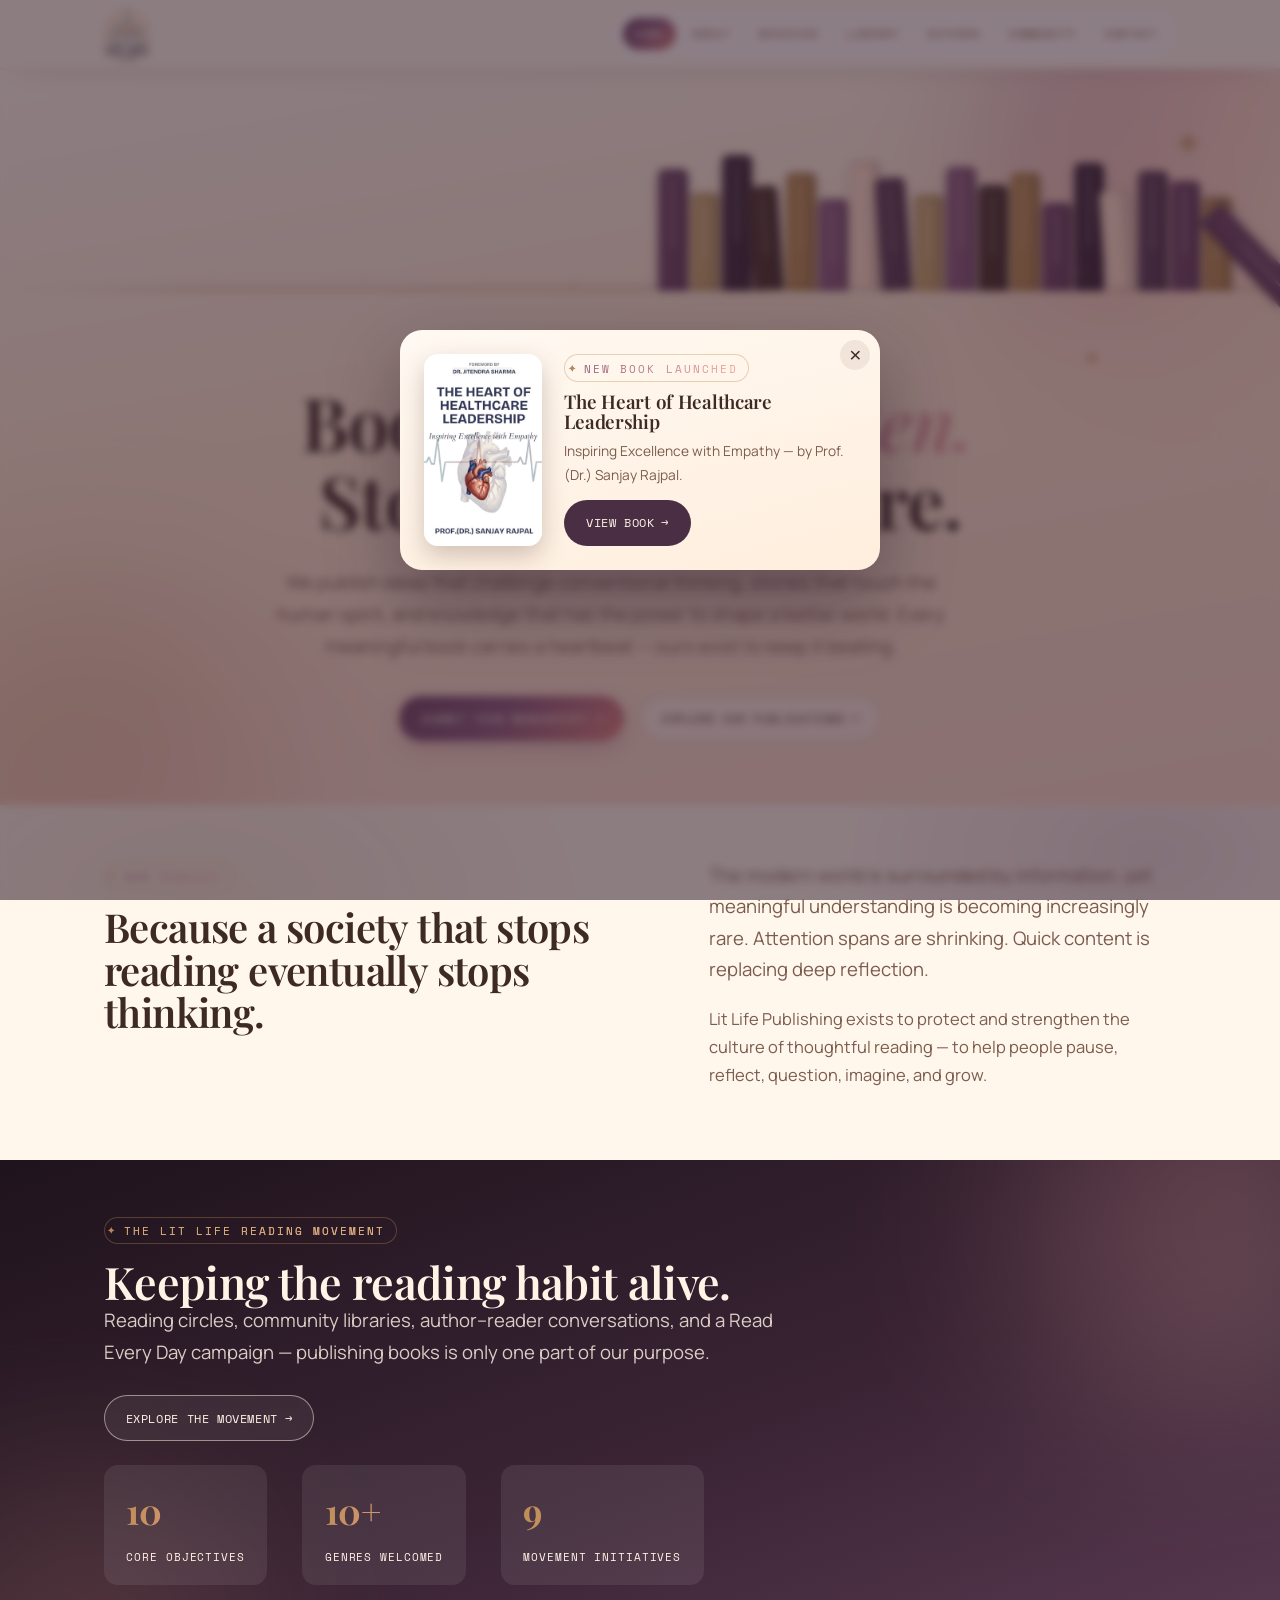
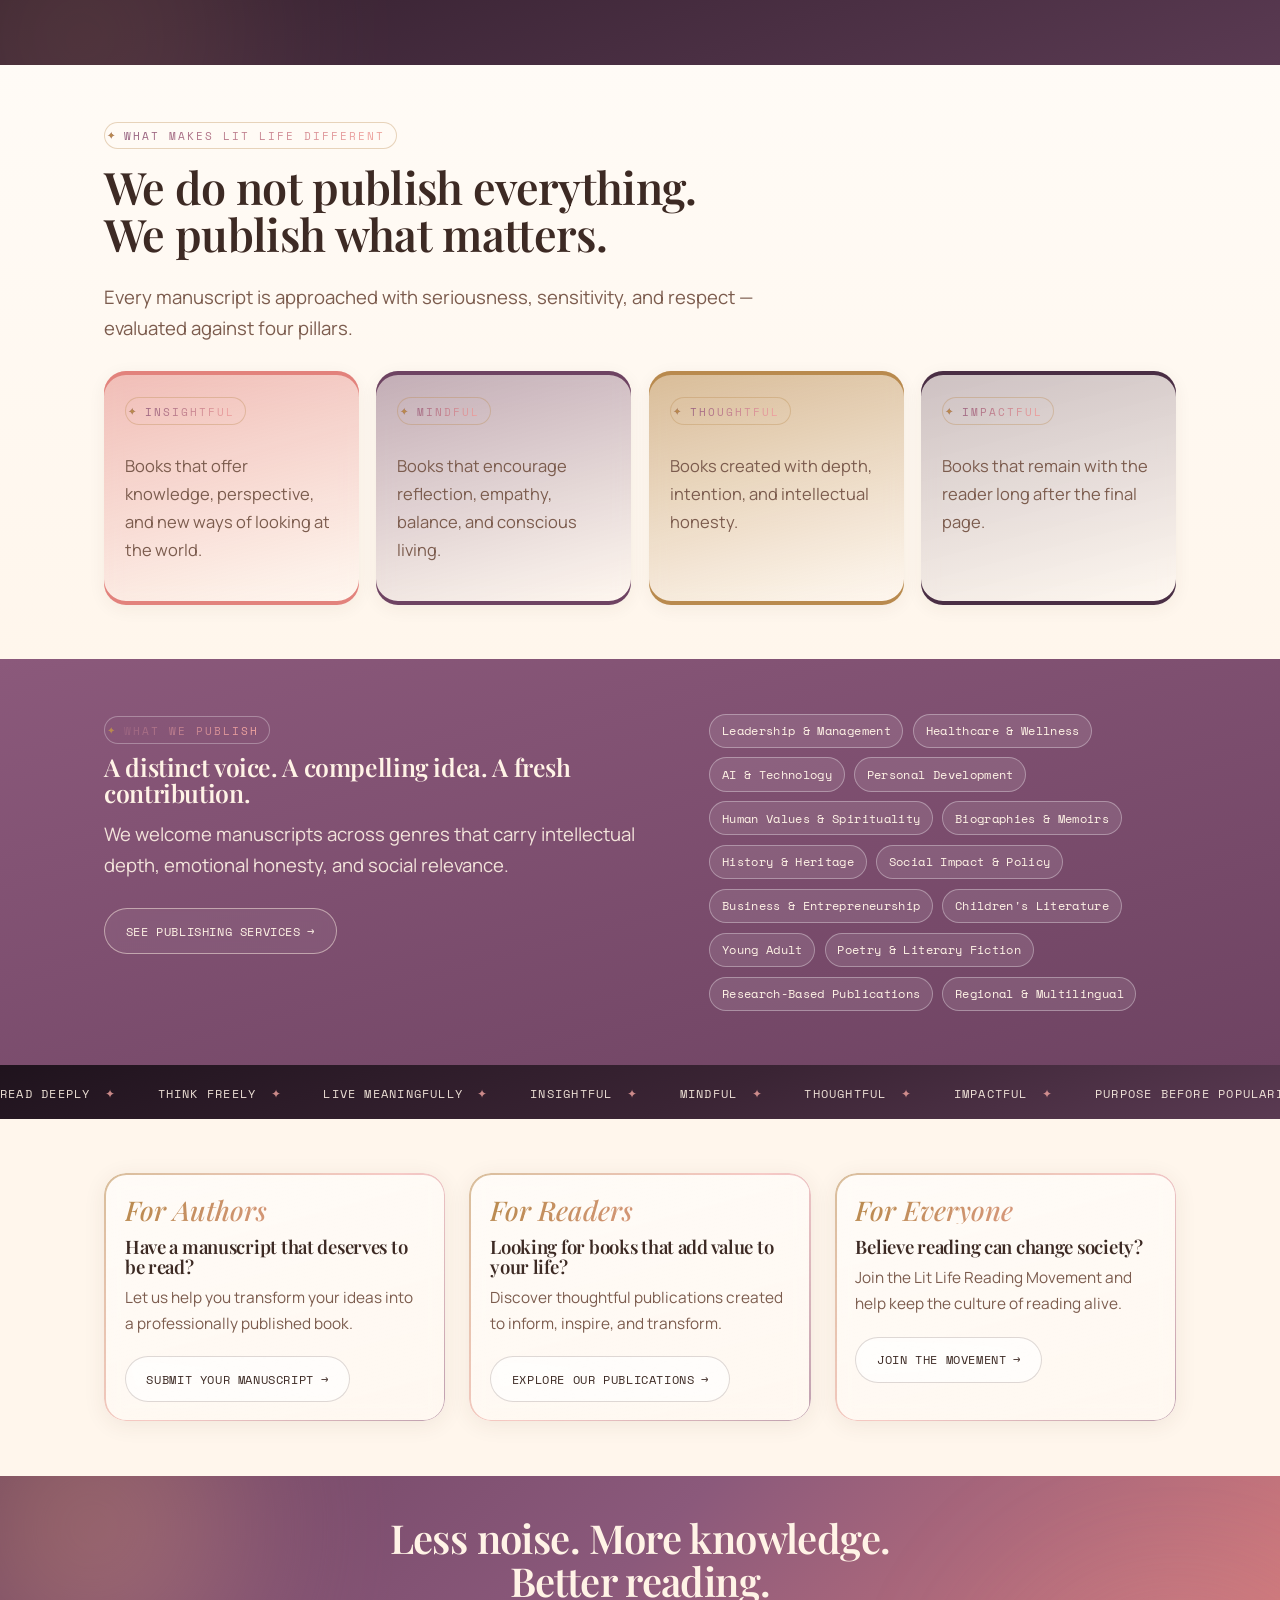
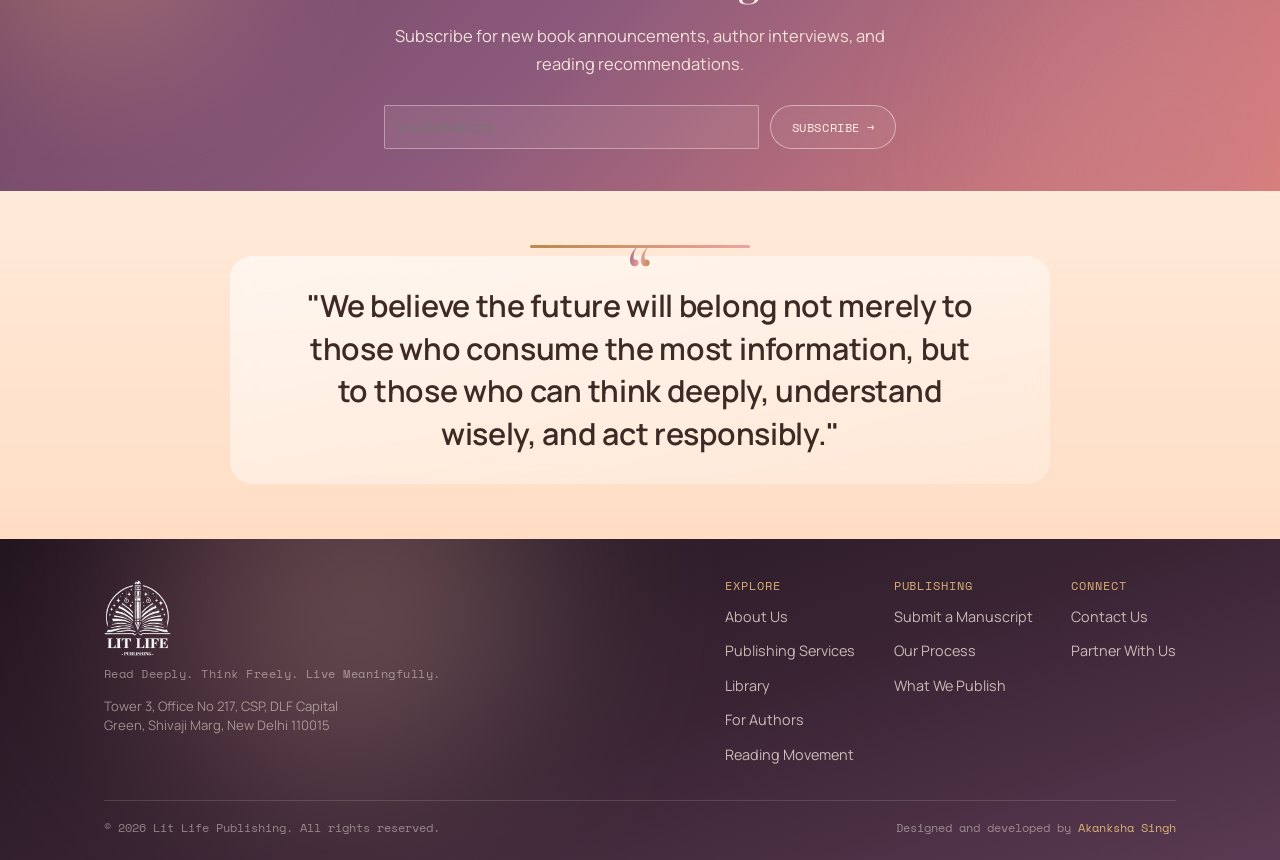
<file: home.html>
<!doctype html>
<html lang="en">
<head>
<meta charset="UTF-8">
<meta name="viewport" content="width=device-width, initial-scale=1.0">
<title>Lit Life Publishing — Read Deeply. Think Freely. Live Meaningfully.</title>
<meta name="description" content="Lit Life Publishing is a publishing house for books that carry intellectual depth, emotional honesty, and lasting value. Submit a manuscript or explore our titles.">
<link rel="stylesheet" href="style.css">
<link rel="icon" type="image/png" href="logo.png">
</head>
<body>

<nav class="site-nav">
  <div class="nav-row">
    <a href="home.html" class="brand" aria-label="Lit Life Publishing — home"><img src="logo.png" alt="Lit Life Publishing" class="brand-logo"></a>
    <button class="nav-toggle" aria-expanded="false">Menu</button>
    <ul class="nav-links">
     <li><a href="home.html">Home</a></li>
      <li><a href="about.html">About</a></li>
      <li><a href="services.html">Services</a></li>
      <li><a href="library.html">Library</a></li>
      <li><a href="authors.html">Authors</a></li>
      <li><a href="community.html">Community</a></li>
      <li><a href="contact.html">Contact</a></li>
    </ul>
  </div>
</nav>

<div class="launch-popup-overlay" id="launchPopupOverlay">
  <div class="launch-popup" role="dialog" aria-modal="true" aria-labelledby="launchPopupTitle">
    <button class="launch-popup-close" id="launchPopupClose" aria-label="Close">&times;</button>
    <div class="launch-popup-cover">
      <img src="the heart of healthcare leadership.jpeg" alt="The Heart of Healthcare Leadership cover">
    </div>
    <div class="launch-popup-body">
      <span class="eyebrow">New Book Launched</span>
      <h3 id="launchPopupTitle">The Heart of Healthcare Leadership</h3>
      <p>Inspiring Excellence with Empathy — by Prof. (Dr.) Sanjay Rajpal.</p>
      <div class="launch-popup-actions">
        <a href="library.html" class="btn btn-solid">View Book</a>
      </div>
    </div>
  </div>
</div>



<!-- ================= SHELF HERO ================= -->
<header class="shelf-hero">
  <div class="shelf-wrap">
    <div class="shelf-row" aria-hidden="true">
      <div class="shelf-plank"></div>
      <div class="book-spine" style="--h:122px; background:#6E4362;"></div>
      <div class="book-spine" style="--h:98px; background:#C9A66B;"></div>
      <div class="book-spine" style="--h:136px; background:#3D2638;"></div>
      <div class="book-spine lean" style="--h:104px; background:#493129;"></div>
      <div class="book-spine" style="--h:118px; background:#B98A4E;"></div>
      <div class="book-spine" style="--h:92px; background:#8B597B;"></div>
      <div class="book-spine" style="--h:130px; background:#FFDEC7;"></div>
      <div class="book-spine lean" style="--h:112px; background:#5A3A52;"></div>
      <div class="book-spine" style="--h:96px; background:#C9A66B;"></div>
      <div class="book-spine" style="--h:124px; background:#8B597B;"></div>
      <div class="book-spine" style="--h:106px; background:#493129;"></div>
      <div class="book-spine" style="--h:118px; background:#B98A4E;"></div>
      <div class="book-spine" style="--h:88px; background:#6E4362;"></div>
      <div class="book-spine" style="--h:128px; background:#3D2638;"></div>
      <div class="book-spine lean" style="--h:100px; background:#FFDEC7;"></div>
      <div class="book-spine" style="--h:120px; background:#5A3A52;"></div>
      <div class="book-spine" style="--h:110px; background:#6E4362;"></div>
      <div class="book-spine" style="--h:94px; background:#B98A4E;"></div>
    </div>
  </div>

  <!-- the last book on the shelf: looks identical to its neighbours at rest,
       then tips, opens, and keeps falling with fluttering pages as the
       page scrolls (see main.js) -->
  <div class="book-spine falling-book" id="fallingBook" style="--h:126px;">
    <svg class="fb-open" viewBox="0 0 100 64" xmlns="http://www.w3.org/2000/svg">
      <path d="M50 6 L50 58" stroke="#3D2638" stroke-width="3" opacity="0.55"/>
      <path d="M50 8 C30 6, 8 10, 4 16 L6 54 C22 50, 40 52, 50 58 Z" fill="#FFDEC7"/>
      <path d="M50 8 C70 6, 92 10, 96 16 L94 54 C78 50, 60 52, 50 58 Z" fill="#FFF3E6"/>
      <path d="M46 8 L50 58 L54 8 Z" fill="rgba(0,0,0,0.16)"/>
      <path d="M14 22 C24 20, 34 21, 44 24" stroke="#D9B7A6" stroke-width="0.8" fill="none"/>
      <path d="M14 30 C24 28, 34 29, 42 31" stroke="#D9B7A6" stroke-width="0.8" fill="none"/>
      <path d="M13 38 C23 36, 33 37, 41 39" stroke="#D9B7A6" stroke-width="0.8" fill="none"/>
      <path d="M56 24 C66 21, 76 20, 86 22" stroke="#D9B7A6" stroke-width="0.8" fill="none"/>
      <path d="M58 31 C66 29, 76 28, 86 30" stroke="#D9B7A6" stroke-width="0.8" fill="none"/>
      <path d="M59 39 C67 37, 77 36, 87 38" stroke="#D9B7A6" stroke-width="0.8" fill="none"/>
    </svg>
    <span class="fb-page fb-page-1"></span>
    <span class="fb-page fb-page-2"></span>
    <span class="fb-page fb-page-3"></span>
  </div>

  <div class="motif motif-drift" style="top:8%; right:6%; width:30px; height:30px; z-index:4;"><svg viewBox="0 0 24 24" fill="currentColor"><path d="M12 0c0 6.63 5.37 12 12 12-6.63 0-12 5.37-12 12 0-6.63-5.37-12-12-12 6.63 0 12-5.37 12-12z"/></svg></div>
  <div class="motif motif-pulse" style="top:38%; right:14%; width:18px; height:18px; z-index:4;"><svg viewBox="0 0 24 24" fill="currentColor"><path d="M12 0c0 6.63 5.37 12 12 12-6.63 0-12 5.37-12 12 0-6.63-5.37-12-12-12 6.63 0 12-5.37 12-12z"/></svg></div>
  <div class="container">
    <div class="hero-copy">
      <span class="eyebrow">Lit Life Publishing</span>
      <h1>
        <span class="line"><span>Books that <em>enlighten.</em></span></span>
        <span class="line"><span>Stories that endure.</span></span>
      </h1>
      <p class="lede">We publish ideas that challenge conventional thinking, stories that touch the human spirit, and knowledge that has the power to shape a better world. Every meaningful book carries a heartbeat — ours exist to keep it beating.</p>
      <div class="hero-actions">
        <a href="authors.html" class="btn btn-brass">Submit Your Manuscript</a>
        <a href="services.html" class="btn btn-ghost-light">Explore Our Publications</a>
      </div>
    </div>
  </div>
</header>

<!-- ================= PURPOSE ================= -->
<section class="reveal-group">
  <div class="container">
    <!-- <div class="section-mark">
      <div class="drop-book">
        <svg viewBox="0 0 46 64" xmlns="http://www.w3.org/2000/svg">
          <rect x="2" y="4" width="42" height="56" rx="2" fill="#5A3A52"/>
          <rect x="6" y="8" width="34" height="48" rx="1" fill="#FFDEC7"/>
          <line x1="10" y1="16" x2="36" y2="16" stroke="#B98A4E" stroke-width="1"/>
          <line x1="10" y1="22" x2="30" y2="22" stroke="#B98A4E" stroke-width="1"/>
        </svg>
      </div>
    </div> -->
    <div class="two-col reveal">
      <div>
        <span class="eyebrow">Our Purpose</span>
        <h2 style="font-size:clamp(1.8rem,3.2vw,2.5rem); margin-top:0.4em;">Because a society that stops reading eventually stops thinking.</h2>
      </div>
      <div>
        <p class="lede">The modern world is surrounded by information, yet meaningful understanding is becoming increasingly rare. Attention spans are shrinking. Quick content is replacing deep reflection.</p>
        <p>Lit Life Publishing exists to protect and strengthen the culture of thoughtful reading — to help people pause, reflect, question, imagine, and grow.</p>
      </div>
    </div>
  </div>
</section>

<!-- ================= READING MOVEMENT TEASER ================= -->
<section class="section-forest reveal-group">
  <div class="container">
    <div class="head-row reveal" style="align-items:center;">
      <div>
        <span class="eyebrow" style="color:var(--brass-light);">The Lit Life Reading Movement</span>
        <h2>Keeping the reading habit alive.</h2>
        <p class="lede">Reading circles, community libraries, author–reader conversations, and a Read Every Day campaign — publishing books is only one part of our purpose.</p>
        <a href="readers.html" class="btn btn-ghost-light" style="margin-top:0.5rem;">Explore the Movement</a>
      </div>
      <div class="stat-row">
        <div class="stat"><b>10</b><span>Core Objectives</span></div>
        <div class="stat"><b>10+</b><span>Genres Welcomed</span></div>
        <div class="stat"><b>9</b><span>Movement Initiatives</span></div>
      </div>
    </div>
  </div>
</section>


<!-- ================= PILLARS ================= -->
<section class="section-alt section-pillars-light reveal-group">
  <div class="container">
    <div class="head-row reveal">
      <div>
        <span class="eyebrow">What Makes Lit Life Different</span>
        <h2>We do not publish everything.<br>We publish what matters.</h2>
      </div>
      <p class="lede" style="margin:0;">Every manuscript is approached with seriousness, sensitivity, and respect — evaluated against four pillars.</p>
    </div>
    <div class="pillars reveal">
      <div class="pillar">
        <span class="eyebrow">Insightful</span>
        <p style="margin-top:0.8rem;">Books that offer knowledge, perspective, and new ways of looking at the world.</p>
      </div>
      <div class="pillar">
        <span class="eyebrow">Mindful</span>
        <p style="margin-top:0.8rem;">Books that encourage reflection, empathy, balance, and conscious living.</p>
      </div>
      <div class="pillar">
        <span class="eyebrow">Thoughtful</span>
        <p style="margin-top:0.8rem;">Books created with depth, intention, and intellectual honesty.</p>
      </div>
      <div class="pillar">
        <span class="eyebrow">Impactful</span>
        <p style="margin-top:0.8rem;">Books that remain with the reader long after the final page.</p>
      </div>
    </div>
  </div>
</section>

<!-- ================= WHAT WE PUBLISH ================= -->
<section class="section-publish-mauve reveal-group">
  <div class="container">
    <div class="two-col reveal">
      <div>
        <span class="eyebrow">What We Publish</span>
        <h2 style="margin-top:0.4em;">A distinct voice. A compelling idea. A fresh contribution.</h2>
        <p class="lede">We welcome manuscripts across genres that carry intellectual depth, emotional honesty, and social relevance.</p>
        <a href="services.html" class="btn btn-ghost-light" style="margin-top:0.5rem;">See Publishing Services</a>
      </div>
      <div class="tag-cloud tag-cloud-light">
        <span class="tag">Leadership &amp; Management</span>
        <span class="tag">Healthcare &amp; Wellness</span>
        <span class="tag">AI &amp; Technology</span>
        <span class="tag">Personal Development</span>
        <span class="tag">Human Values &amp; Spirituality</span>
        <span class="tag">Biographies &amp; Memoirs</span>
        <span class="tag">History &amp; Heritage</span>
        <span class="tag">Social Impact &amp; Policy</span>
        <span class="tag">Business &amp; Entrepreneurship</span>
        <span class="tag">Children's Literature</span>
        <span class="tag">Young Adult</span>
        <span class="tag">Poetry &amp; Literary Fiction</span>
        <span class="tag">Research-Based Publications</span>
        <span class="tag">Regional &amp; Multilingual</span>
      </div>
    </div>
  </div>
</section>

<div class="marquee" aria-hidden="true">
  <div class="marquee-track">
    <span>Read Deeply</span><span>Think Freely</span><span>Live Meaningfully</span><span>Insightful</span><span>Mindful</span><span>Thoughtful</span><span>Impactful</span><span>Purpose Before Popularity</span>
  </div>
</div>


<!-- ================= CTA GRID ================= -->
<section class="reveal-group">
  <div class="container">
    <div class="grid grid-3 reveal">
      <div class="card">
        <span class="num">For Authors</span>
        <h3>Have a manuscript that deserves to be read?</h3>
        <p>Let us help you transform your ideas into a professionally published book.</p>
        <a href="authors.html" class="btn" style="margin-top:1.2rem;">Submit Your Manuscript</a>
      </div>
      <div class="card">
        <span class="num">For Readers</span>
        <h3>Looking for books that add value to your life?</h3>
        <p>Discover thoughtful publications created to inform, inspire, and transform.</p>
        <a href="services.html" class="btn" style="margin-top:1.2rem;">Explore Our Publications</a>
      </div>
      <div class="card">
        <span class="num">For Everyone</span>
        <h3>Believe reading can change society?</h3>
        <p>Join the Lit Life Reading Movement and help keep the culture of reading alive.</p>
        <a href="readers.html" class="btn" style="margin-top:1.2rem;">Join the Movement</a>
      </div>
    </div>
  </div>
</section>


<!-- ================= NEWSLETTER ================= -->
<section class="cta-strip">
  <div class="container" style="max-width:640px;">
    <h2>Less noise. More knowledge. Better reading.</h2>
    <p>Subscribe for new book announcements, author interviews, and reading recommendations.</p>
    <form data-form data-endpoint="https://formspree.io/f/xaqrvqpp" style="display:flex; gap:0.7rem; flex-wrap:wrap; justify-content:center;">
      <input type="email" required placeholder="you@email.com" aria-label="Email address"
        style="flex:1; min-width:220px; padding:0.9em 1em; border-radius:2px; border:1px solid rgba(255,243,230,0.4); background:rgba(255,243,230,0.08); color:var(--paper); font-family:var(--body);">
      <button class="btn btn-ghost-light" type="submit">Subscribe</button>
    </form>
  </div>
</section>

<!-- ================= PULL QUOTE ================= -->
<section class="section-alt reveal-group">
  <div class="container" ">
    <div class="jaali-divider reveal" style="margin-bottom:0.5rem;"></div>
    <blockquote class="pull reveal">"We believe the future will belong not merely to those who consume the most information, but to those who can think deeply, understand wisely, and act responsibly."</blockquote>
  </div>
</section>

<footer class="site-footer">
  <div class="container">
    <div class="footer-top">
      <div>
        <img src="logo.png" alt="Lit Life Publishing" class="footer-brand-logo">
        <p class="footer-tag">Read Deeply. Think Freely. Live Meaningfully.</p>
        <p class="footer-address">Tower 3, Office No 217, CSP, DLF Capital Green, Shivaji Marg, New Delhi 110015</p>
      </div>
      <div class="footer-cols">
        <div class="footer-col">
          <h4>Explore</h4>
          <ul>
            <li><a href="about.html">About Us</a></li>
            <li><a href="services.html">Publishing Services</a></li>
            <li><a href="library.html">Library</a></li>
            <li><a href="authors.html">For Authors</a></li>
            <li><a href="readers.html">Reading Movement</a></li>
          </ul>
        </div>
        <div class="footer-col">
          <h4>Publishing</h4>
          <ul>
            <li><a href="authors.html">Submit a Manuscript</a></li>
            <li><a href="services.html#process">Our Process</a></li>
            <li><a href="services.html#genres">What We Publish</a></li>
          </ul>
        </div>
        <div class="footer-col">
          <h4>Connect</h4>
          <ul>
            <li><a href="contact.html">Contact Us</a></li>
            <li><a href="contact.html#partner">Partner With Us</a></li>
          </ul>
        </div>
      </div>
    </div>
    <div class="footer-bottom">
      <span>© 2026 Lit Life Publishing. All rights reserved.</span>
      <span>Designed and developed by <a href="https://www.linkedin.com/in/akankshasingh65/" target="_blank" rel="noopener">Akanksha Singh</a></span>
    </div>
  </div>
</footer>

<script src="main.js"></script>
</body>
</html>
</file>
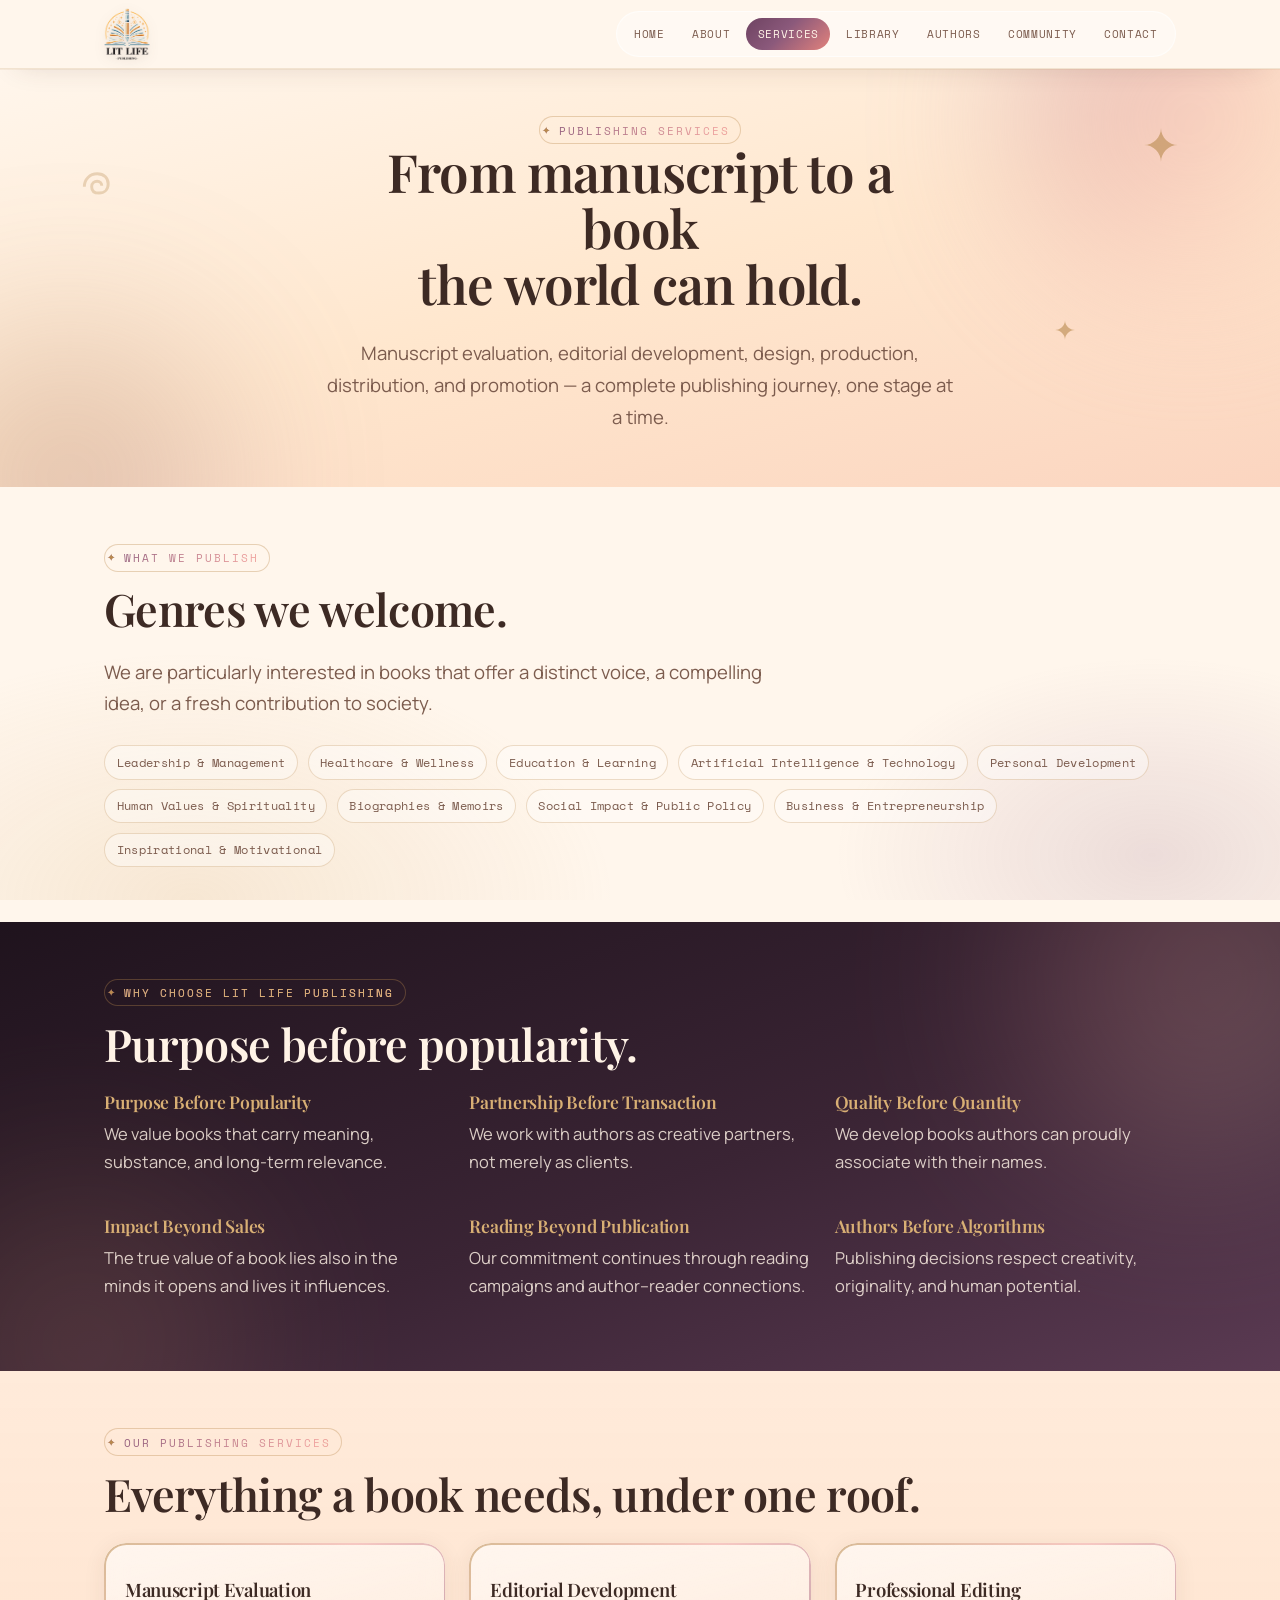
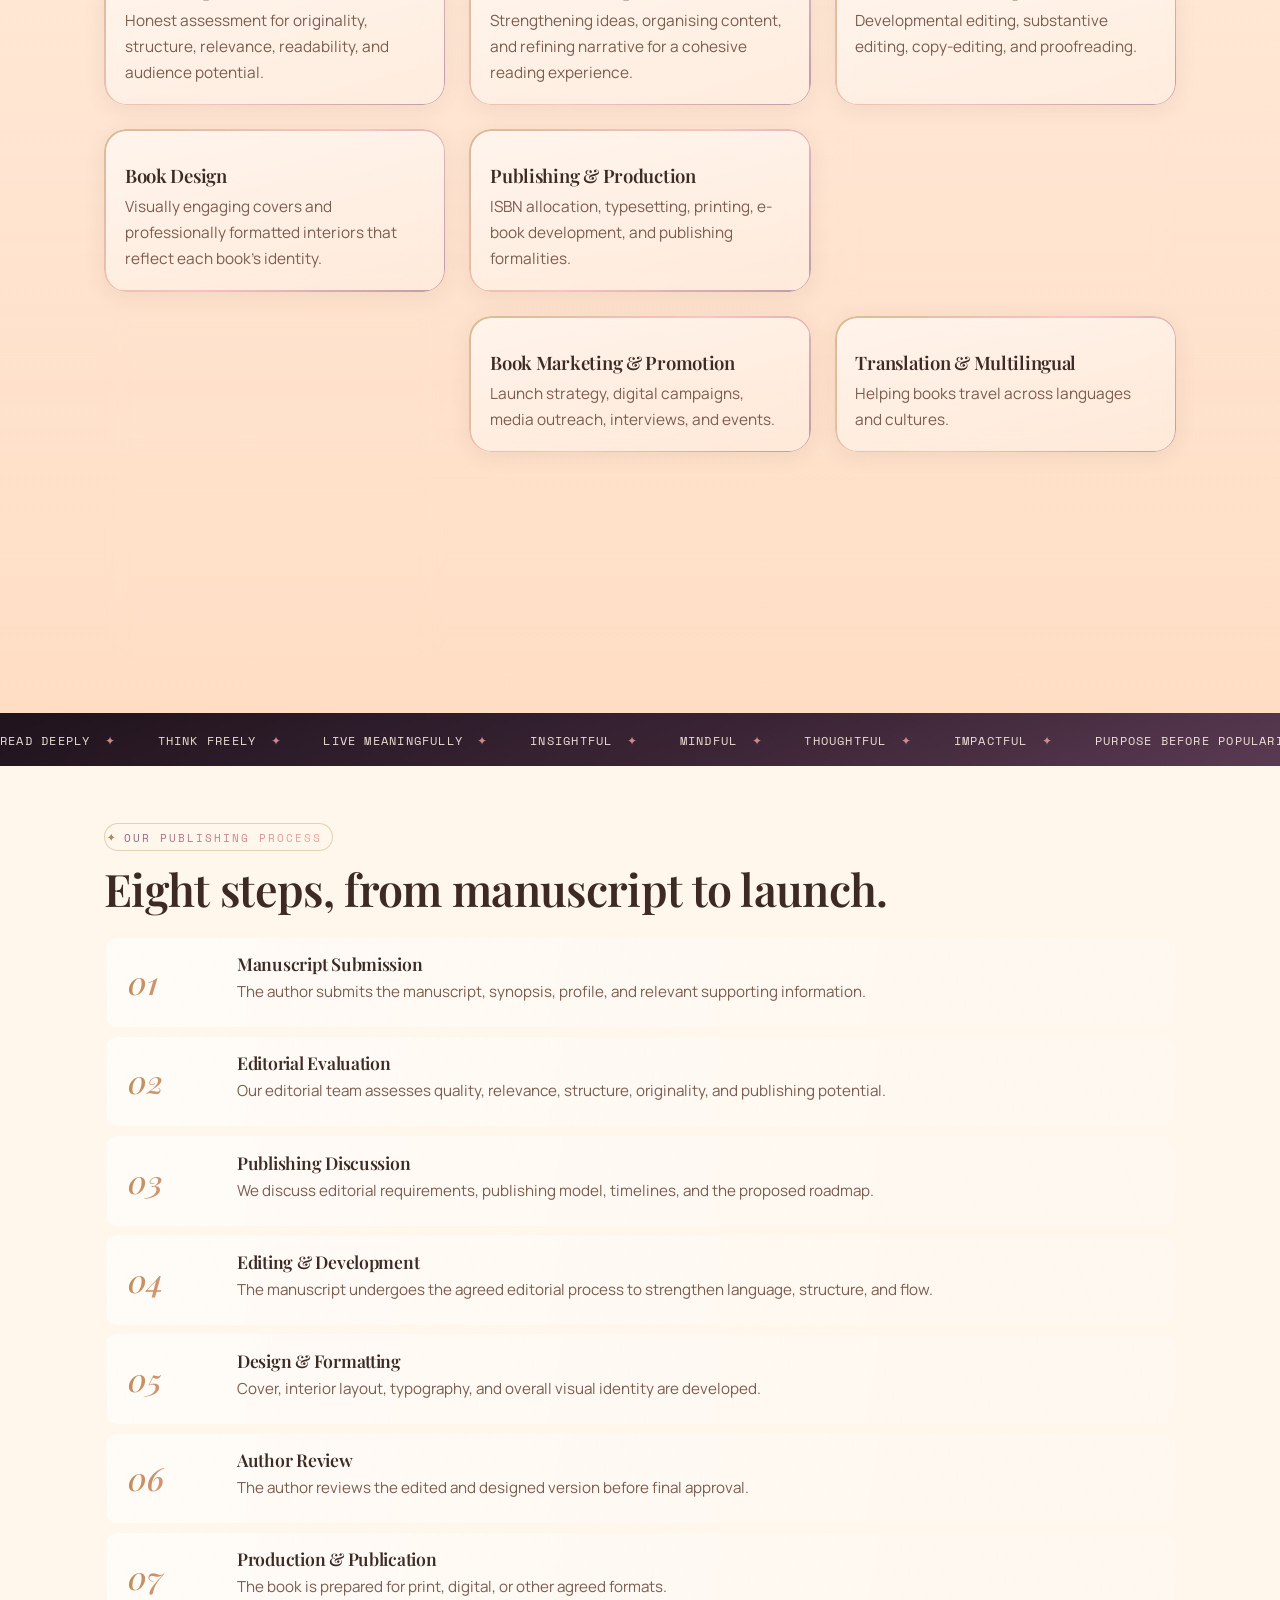
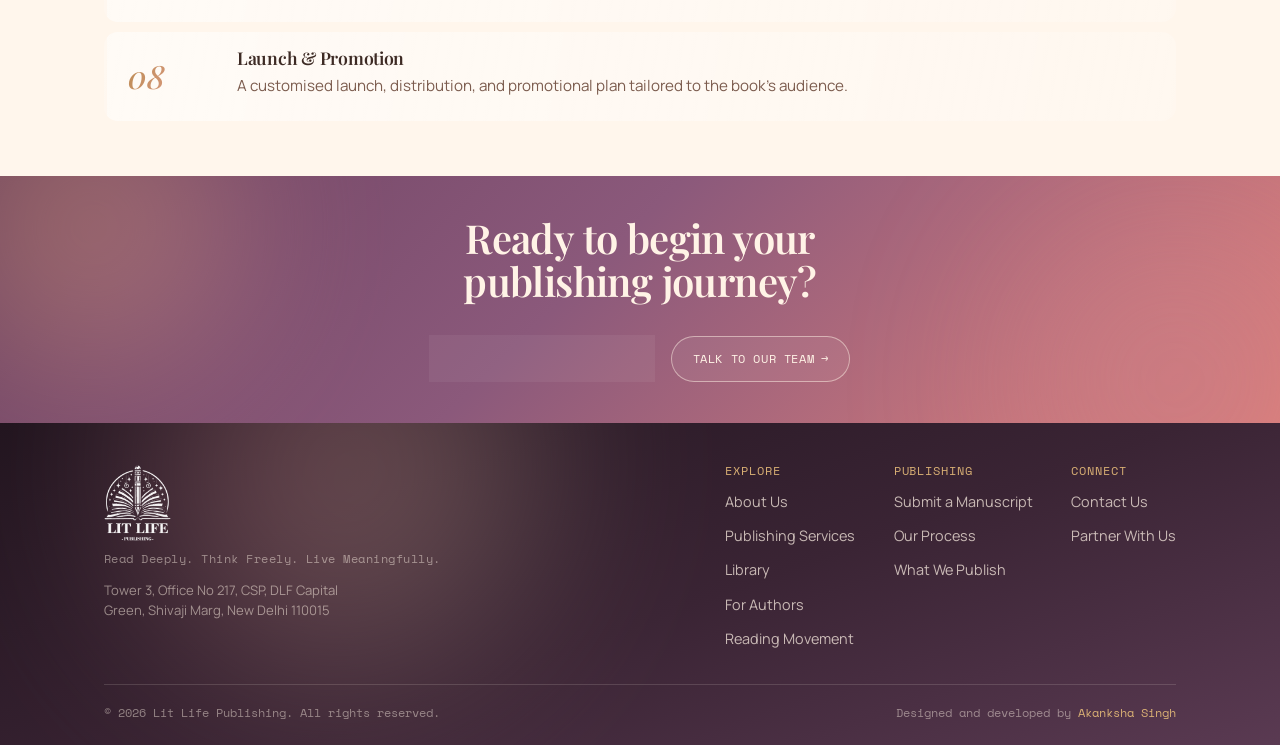
<file: services.html>
<!doctype html>
<html lang="en">
<head>
<meta charset="UTF-8">
<meta name="viewport" content="width=device-width, initial-scale=1.0">
<title>Book Publishing Services in India | Lit Life Publishing</title>
<meta name="description" content="Manuscript evaluation, editing, book design, ISBN, printing, distribution and marketing: Lit Life Publishing's full book publishing services and process.">
<meta name="robots" content="index, follow, max-image-preview:large">
<link rel="canonical" href="https://lit-life-publications.vercel.app/services.html">
<meta property="og:type" content="website">
<meta property="og:site_name" content="Lit Life Publishing">
<meta property="og:locale" content="en_IN">
<meta property="og:title" content="Book Publishing Services in India | Lit Life Publishing">
<meta property="og:description" content="Manuscript evaluation, editing, book design, ISBN, printing, distribution and marketing: Lit Life Publishing's full book publishing services and process.">
<meta property="og:url" content="https://lit-life-publications.vercel.app/services.html">
<meta property="og:image" content="https://lit-life-publications.vercel.app/og-image.png">
<meta property="og:image:width" content="1200">
<meta property="og:image:height" content="630">
<meta name="twitter:card" content="summary_large_image">
<meta name="twitter:title" content="Book Publishing Services in India | Lit Life Publishing">
<meta name="twitter:description" content="Manuscript evaluation, editing, book design, ISBN, printing, distribution and marketing: Lit Life Publishing's full book publishing services and process.">
<meta name="twitter:image" content="https://lit-life-publications.vercel.app/og-image.png">
<link rel="stylesheet" href="style.css">
<link rel="icon" type="image/png" href="logo.png">
<link rel="apple-touch-icon" href="logo.png">
<script type="application/ld+json">
{
 "@context": "https://schema.org",
 "@graph": [
  {
   "@type": "Organization",
   "@id": "https://lit-life-publications.vercel.app/#org",
   "name": "Lit Life Publishing",
   "url": "https://lit-life-publications.vercel.app/",
   "logo": "https://lit-life-publications.vercel.app/logo.png",
   "email": "info.litlifepublishing@gmail.com",
   "slogan": "Read Deeply. Think Freely. Live Meaningfully.",
   "address": {
    "@type": "PostalAddress",
    "streetAddress": "Tower 3, Office No 217, CSP, DLF Capital Green, Shivaji Marg",
    "addressLocality": "New Delhi",
    "postalCode": "110015",
    "addressCountry": "IN"
   }
  },
  {
   "@type": "Service",
   "name": "Book publishing services",
   "serviceType": "Book publishing",
   "provider": {
    "@id": "https://lit-life-publications.vercel.app/#org"
   },
   "areaServed": "IN",
   "url": "https://lit-life-publications.vercel.app/services.html"
  },
  {
   "@type": "BreadcrumbList",
   "itemListElement": [
    {
     "@type": "ListItem",
     "position": 1,
     "name": "Home",
     "item": "https://lit-life-publications.vercel.app/"
    },
    {
     "@type": "ListItem",
     "position": 2,
     "name": "Services",
     "item": "https://lit-life-publications.vercel.app/services.html"
    }
   ]
  }
 ]
}
</script>
</head>
<body>

<nav class="site-nav">
  <div class="nav-row">
    <a href="/" class="brand" aria-label="Lit Life Publishing — home"><img src="logo.png" alt="Lit Life Publishing" class="brand-logo" width="440" height="500"></a>
    <button class="nav-toggle" aria-expanded="false">Menu</button>
    <ul class="nav-links">
     <li><a href="/">Home</a></li>
      <li><a href="about.html">About</a></li>
      <li><a href="services.html">Services</a></li>
      <li><a href="library.html">Library</a></li>
      <li><a href="authors.html">Authors</a></li>
      <li><a href="community.html">Community</a></li>
      <li><a href="contact.html">Contact</a></li>
    </ul>
  </div>
</nav>


<header class="page-hero">
  <div class="motif motif-drift" style="top:14%; right:8%; width:34px; height:34px;"><svg viewBox="0 0 24 24" fill="currentColor"><path d="M12 0c0 6.63 5.37 12 12 12-6.63 0-12 5.37-12 12 0-6.63-5.37-12-12-12 6.63 0 12-5.37 12-12z"/></svg></div>
  <div class="motif motif-pulse" style="top:60%; right:16%; width:20px; height:20px;"><svg viewBox="0 0 24 24" fill="currentColor"><path d="M12 0c0 6.63 5.37 12 12 12-6.63 0-12 5.37-12 12 0-6.63-5.37-12-12-12 6.63 0 12-5.37 12-12z"/></svg></div>
  <div class="motif motif-spin" style="top:22%; left:6%; width:44px; height:44px; opacity:0.3;"><svg viewBox="0 0 24 24" fill="none" stroke="currentColor" stroke-width="1.6"><path d="M4 14c0-4 3-7 7-7s6 2.5 6 5.5-2 5-5 5-4-1.5-4-3.5 1.5-3 3-3 2.5 1 2.5 2.5"/></svg></div>
  <div class="container">
    <span class="eyebrow">Publishing Services</span>
    <h1>From manuscript to a book<br>the world can hold.</h1>
    <p class="lede">Manuscript evaluation, editorial development, design, production, distribution, and promotion — a complete publishing journey, one stage at a time.</p>
  </div>
</header>

<section id="genres" class="reveal-group">
  <div class="container">
    <div class="head-row reveal">
      <div>
        <span class="eyebrow">What We Publish</span>
        <h2>Genres we welcome.</h2>
      </div>
      <p class="lede" style="margin:0;">We are particularly interested in books that offer a distinct voice, a compelling idea, or a fresh contribution to society.</p>
    </div>
    <div class="tag-cloud reveal">
      <span class="tag">Leadership &amp; Management</span>
      <span class="tag">Healthcare &amp; Wellness</span>
      <span class="tag">Education &amp; Learning</span>
      <span class="tag">Artificial Intelligence &amp; Technology</span>
      <span class="tag">Personal Development</span>
      <span class="tag">Human Values &amp; Spirituality</span>
      <span class="tag">Biographies &amp; Memoirs</span>
      <span class="tag">Social Impact &amp; Public Policy</span>
      <span class="tag">Business &amp; Entrepreneurship</span>
      <span class="tag">Inspirational &amp; Motivational</span>
    </div>
  </div>
</section>

<section class="section-forest reveal-group">
  <div class="container">
    <div class="head-row reveal" style="border:none;">
      <div>
        <span class="eyebrow" style="color:var(--brass-light);">Why Choose Lit Life Publishing</span>
        <h2>Purpose before popularity.</h2>
      </div>
    </div>
    <div class="grid grid-3 reveal">
      <div><h3 style="color:var(--brass-light); font-size:1.1rem;">Purpose Before Popularity</h3><p>We value books that carry meaning, substance, and long-term relevance.</p></div>
      <div><h3 style="color:var(--brass-light); font-size:1.1rem;">Partnership Before Transaction</h3><p>We work with authors as creative partners, not merely as clients.</p></div>
      <div><h3 style="color:var(--brass-light); font-size:1.1rem;">Quality Before Quantity</h3><p>We develop books authors can proudly associate with their names.</p></div>
      <div><h3 style="color:var(--brass-light); font-size:1.1rem;">Impact Beyond Sales</h3><p>The true value of a book lies also in the minds it opens and lives it influences.</p></div>
      <div><h3 style="color:var(--brass-light); font-size:1.1rem;">Reading Beyond Publication</h3><p>Our commitment continues through reading campaigns and author–reader connections.</p></div>
      <div><h3 style="color:var(--brass-light); font-size:1.1rem;">Authors Before Algorithms</h3><p>Publishing decisions respect creativity, originality, and human potential.</p></div>
    </div>
  </div>
</section>

<section class="section-alt reveal-group">
  <div class="container">
    <div class="head-row reveal">
      <div>
        <span class="eyebrow">Our Publishing Services</span>
        <h2>Everything a book needs, under one roof.</h2>
      </div>
    </div>
    <div class="grid grid-3 reveal">
      <div class="card"><h3>Manuscript Evaluation</h3><p>Honest assessment for originality, structure, relevance, readability, and audience potential.</p></div>
      <div class="card"><h3>Editorial Development</h3><p>Strengthening ideas, organising content, and refining narrative for a cohesive reading experience.</p></div>
      <div class="card"><h3>Professional Editing</h3><p>Developmental editing, substantive editing, copy-editing, and proofreading.</p></div>
      <div class="card"><h3>Book Design</h3><p>Visually engaging covers and professionally formatted interiors that reflect each book's identity.</p></div>
      <div class="card"><h3>Publishing &amp; Production</h3><p>ISBN allocation, typesetting, printing, e-book development, and publishing formalities.</p></div>
      <div class="card"><h3>Distribution Support</h3><p>Making books available through online, offline, institutional, and community-based channels.</p></div>
      <div class="card"><h3>Author Branding</h3><p>Helping authors build a credible public presence around their work.</p></div>
      <div class="card"><h3>Book Marketing &amp; Promotion</h3><p>Launch strategy, digital campaigns, media outreach, interviews, and events.</p></div>
      <div class="card"><h3>Translation &amp; Multilingual</h3><p>Helping books travel across languages and cultures.</p></div>
      <div class="card"><h3>Institutional &amp; Corporate Publishing</h3><p>Customised publications, reports, and thought-leadership content for organisations.</p></div>
    </div>
  </div>
</section>

<div class="marquee" aria-hidden="true">
  <div class="marquee-track">
    <span>Read Deeply</span><span>Think Freely</span><span>Live Meaningfully</span><span>Insightful</span><span>Mindful</span><span>Thoughtful</span><span>Impactful</span><span>Purpose Before Popularity</span>
  </div>
</div>

<section id="process" class="reveal-group">
  <div class="container">
    <div class="head-row reveal">
      <div>
        <span class="eyebrow">Our Publishing Process</span>
        <h2>Eight steps, from manuscript to launch.</h2>
      </div>
    </div>
    <div class="steps reveal">
      <div class="step"><div class="step-num">01</div><div><h3>Manuscript Submission</h3><p>The author submits the manuscript, synopsis, profile, and relevant supporting information.</p></div></div>
      <div class="step"><div class="step-num">02</div><div><h3>Editorial Evaluation</h3><p>Our editorial team assesses quality, relevance, structure, originality, and publishing potential.</p></div></div>
      <div class="step"><div class="step-num">03</div><div><h3>Publishing Discussion</h3><p>We discuss editorial requirements, publishing model, timelines, and the proposed roadmap.</p></div></div>
      <div class="step"><div class="step-num">04</div><div><h3>Editing &amp; Development</h3><p>The manuscript undergoes the agreed editorial process to strengthen language, structure, and flow.</p></div></div>
      <div class="step"><div class="step-num">05</div><div><h3>Design &amp; Formatting</h3><p>Cover, interior layout, typography, and overall visual identity are developed.</p></div></div>
      <div class="step"><div class="step-num">06</div><div><h3>Author Review</h3><p>The author reviews the edited and designed version before final approval.</p></div></div>
      <div class="step"><div class="step-num">07</div><div><h3>Production &amp; Publication</h3><p>The book is prepared for print, digital, or other agreed formats.</p></div></div>
      <div class="step"><div class="step-num">08</div><div><h3>Launch &amp; Promotion</h3><p>A customised launch, distribution, and promotional plan tailored to the book's audience.</p></div></div>
    </div>
  </div>
</section>


<section class="cta-strip">
  <div class="container" style="max-width:640px;">
    <h2>Ready to begin your publishing journey?</h2>
    <div class="hero-actions" style="justify-content:center;">
      <a href="authors.html" class="btn btn-ghost-light">Submit Your Manuscript</a>
      <a href="contact.html" class="btn btn-ghost-light">Talk to Our Team</a>
    </div>
  </div>
</section>

<footer class="site-footer">
  <div class="container">
    <div class="footer-top">
      <div>
        <img src="logo.png" alt="Lit Life Publishing" class="footer-brand-logo" width="440" height="500">
        <p class="footer-tag">Read Deeply. Think Freely. Live Meaningfully.</p>
        <p class="footer-address">Tower 3, Office No 217, CSP, DLF Capital Green, Shivaji Marg, New Delhi 110015</p>
      </div>
      <div class="footer-cols">
        <div class="footer-col">
          <h4>Explore</h4>
          <ul>
            <li><a href="about.html">About Us</a></li>
            <li><a href="services.html">Publishing Services</a></li>
            <li><a href="library.html">Library</a></li>
            <li><a href="authors.html">For Authors</a></li>
            <li><a href="community.html">Reading Movement</a></li>
          </ul>
        </div>
        <div class="footer-col">
          <h4>Publishing</h4>
          <ul>
            <li><a href="authors.html">Submit a Manuscript</a></li>
            <li><a href="services.html#process">Our Process</a></li>
            <li><a href="services.html#genres">What We Publish</a></li>
          </ul>
        </div>
        <div class="footer-col">
          <h4>Connect</h4>
          <ul>
            <li><a href="contact.html">Contact Us</a></li>
            <li><a href="contact.html#partner">Partner With Us</a></li>
          </ul>
        </div>
      </div>
    </div>
    <div class="footer-bottom">
      <span>© 2026 Lit Life Publishing. All rights reserved.</span>
      <span>Designed and developed by <a href="https://www.linkedin.com/in/akankshasingh65/" target="_blank" rel="noopener">Akanksha Singh</a></span>
    </div>
  </div>
</footer>

<script src="main.js"></script>
</body>
</html>
</file>
<file: style.css>
@import url('https://fonts.googleapis.com/css2?family=Playfair+Display:ital,wght@0,500;0,600;0,700;0,800;1,500;1,600;1,700&family=Manrope:wght@300;400;500;600;700;800&family=Space+Mono:wght@400;700&family=Cormorant+Garamond:ital,wght@1,500;1,600;1,700&display=swap');

:root{
  --ink: #FFF6EC;
  --ink-2: #FFDEC7;
  --ink-3: #FFD0AF;
  --paper: #3D2A24;
  --paper-dim: #7C5C4E;
  --brass: #B98A4E;
  --brass-light: #D8AF74;
  --coral: #EFA3A0;
  --coral-2: #E2827C;
  --mauve: #8B597B;
  --mauve-2: #6E4362;
  --plum: #4A2E44;
  --plum-2: #2E1B2A;
  --on-dark: #FFF3E6;

  --grad-sunset: linear-gradient(120deg, #8B597B 0%, #EFA3A0 45%, #FFDEC7 75%, #D8AF74 100%);
  --grad-sunset-deep: linear-gradient(135deg, #6E4362 0%, #8B597B 45%, #E2827C 100%);
  --grad-dark: linear-gradient(160deg, #1F131D 0%, #3A2434 55%, #5A3A52 100%);
  --grad-gold: linear-gradient(120deg, #B98A4E, #EFA3A0);
  --grad-text: linear-gradient(100deg, var(--mauve), var(--coral) 45%, var(--brass) 75%, var(--mauve));

  --display: 'Playfair Display', serif;
  --script: 'Cormorant Garamond', serif;
  --body: 'Manrope', sans-serif;
  --mono: 'Space Mono', monospace;

  --max: 1200px;
  --edge: clamp(1.5rem, 5vw, 4rem);

  --ease: cubic-bezier(.22,.85,.32,1);
  --radius: 22px;
  --radius-sm: 14px;
  --radius-pill: 999px;
}

*,*::before,*::after{ box-sizing: border-box; }
html{ scroll-behavior: smooth; overflow-x: hidden; }
@media (prefers-reduced-motion: reduce){
  html{ scroll-behavior: auto; }
  *{ animation-duration: 0.001ms !important; animation-iteration-count: 1 !important; transition-duration: 0.001ms !important; }
}

body{
  margin:0;
  overflow-x: hidden;
  background: var(--ink);
  color: var(--paper);
  font-family: var(--body);
  font-size: 16.5px;
  line-height: 1.7;
  -webkit-font-smoothing: antialiased;
  position: relative;
}

/* fixed ambient gradient-mesh wash behind the entire site */
body::before{
  content:"";
  position: fixed; inset:0; z-index:0; pointer-events:none;
  background:
    radial-gradient(ellipse 55% 40% at 8% 0%, rgba(139,89,123,0.22), transparent 60%),
    radial-gradient(ellipse 50% 45% at 100% 15%, rgba(239,163,160,0.24), transparent 60%),
    radial-gradient(ellipse 60% 50% at 15% 100%, rgba(216,175,116,0.20), transparent 55%),
    radial-gradient(ellipse 45% 40% at 90% 95%, rgba(139,89,123,0.16), transparent 55%);
}
body > *{ position: relative; z-index: 1; }

img{ max-width:100%; display:block; }
a{ color: inherit; }

h1,h2,h3,h4{
  font-family: var(--display);
  font-weight: 600;
  line-height: 1.06;
  margin: 0 0 0.5em;
  letter-spacing: -0.015em;
  color: var(--paper);
}

.eyebrow{
  font-family: var(--mono);
  font-size: 0.7rem;
  letter-spacing: 0.18em;
  text-transform: uppercase;
  background: var(--grad-text);
  background-size: 200% auto;
  -webkit-background-clip: text; background-clip: text; color: transparent;
  animation: shimmerText 8s linear infinite;
  display:inline-flex;
  align-items:center;
  gap: 0.6em;
  padding: 0.3em 0.9em 0.3em 0.2em;
  border: 1px solid rgba(185,138,78,0.35);
  border-radius: var(--radius-pill);
  background-color: rgba(255,255,255,0.35);
}
.eyebrow::before{
  content:"✦";
  -webkit-text-fill-color: var(--brass);
  color: var(--brass);
  font-size: 0.9em;
}
@keyframes shimmerText{ to{ background-position: -200% center; } }

p{ margin: 0 0 1em; color: var(--paper-dim); }
.lede{ font-size: 1.16rem; color: var(--paper-dim); max-width: 62ch; }

.container{ max-width: var(--max); margin: 0 auto; padding: 0 var(--edge); position: relative; }

/* ==========================================================================
   CURSOR GLOW
   ========================================================================== */
.cursor-glow{
  position: fixed; top:0; left:0; width: 100px; height: 100px;
  border-radius: 10%; pointer-events: none; z-index: 3;
  background: radial-gradient(circle, rgba(239,163,160,0.16), rgba(139,89,123,0.08) 45%, transparent 70%);
  transform: translate(-50%,-50%);
  opacity: 0; transition: opacity .5s ease;
  will-change: transform; mix-blend-mode: multiply;
}
.cursor-glow.active{ opacity: 2; }
@media (max-width: 880px), (pointer:coarse){ .cursor-glow{ display:none; } }

/* ==========================================================================
   ORGANIC BLOBS — gradient morphing shapes used as ambient decoration
   ========================================================================== */
.blob{
  position:absolute; z-index:0; pointer-events:none;
  border-radius: 60% 40% 55% 45% / 45% 55% 40% 60%;
  filter: blur(4px);
  animation: blobMorph 14s ease-in-out infinite;
  opacity: 0.65;
}
.blob-blur{ filter: blur(46px); }
@keyframes blobMorph{
  0%,100%{ border-radius: 60% 40% 55% 45% / 45% 55% 40% 60%; transform: rotate(0deg) scale(1); }
  50%{ border-radius: 45% 55% 40% 60% / 55% 40% 60% 40%; transform: rotate(10deg) scale(1.07); }
}

/* small floating sparkle/paisley motifs (reused from logo iconography) */
.motif{ position:absolute; pointer-events:none; opacity: 0.6; z-index: 1; color: var(--brass); }
.motif svg{ width:100%; height:100%; display:block; }
.motif-drift{ animation: motifDrift 9s ease-in-out infinite; }
.motif-pulse{ animation: motifPulse 5s ease-in-out infinite; }
.motif-spin{ animation: motifSpin 44s linear infinite; }
@keyframes motifDrift{ 0%,100%{ transform: translateY(0) rotate(0deg);} 50%{ transform: translateY(-16px) rotate(8deg);} }
@keyframes motifPulse{ 0%,100%{ opacity:0.35; transform:scale(1);} 50%{ opacity:0.7; transform:scale(1.1);} }
@keyframes motifSpin{ to{ transform: rotate(360deg); } }

.gradient-divider{
  height: 3px; max-width: 220px; margin: 0 auto 1.4rem;
  background: var(--grad-gold); border-radius: var(--radius-pill);
  position: relative; overflow: hidden;
}
.gradient-divider::after{
  content:""; position:absolute; inset:0; background: linear-gradient(90deg, transparent, rgba(255,255,255,0.8), transparent);
  animation: dividerSweep 2.6s ease-in-out infinite;
}
@keyframes dividerSweep{ 0%{ transform: translateX(-100%);} 100%{ transform: translateX(100%);} }

/* ---------- buttons: gradient pills ---------- */
.btn{
  display:inline-flex; align-items:center; gap:0.55em;
  font-family: var(--mono);
  font-size: 0.76rem;
  letter-spacing: 0.05em;
  text-transform: uppercase;
  text-decoration:none;
  padding: 0.95em 1.7em;
  border-radius: var(--radius-pill);
  border: 1.5px solid rgba(73,49,41,0.18);
  background: rgba(255,255,255,0.5);
  backdrop-filter: blur(6px);
  color: var(--paper);
  cursor:pointer;
  position: relative;
  overflow: hidden;
  transition: color 0.3s ease, border-color .3s ease, transform 0.25s var(--ease), box-shadow .3s ease;
}
.btn::before{
  content:"";
  position:absolute; inset:0;
  background: var(--grad-sunset-deep);
  opacity: 0;
  transition: opacity .35s var(--ease);
  z-index: -1;
}
.btn:hover{ color: var(--on-dark); transform: translateY(-3px) scale(1.03); box-shadow: 0 14px 30px rgba(139,89,123,0.32); border-color:transparent; }
.btn:hover::before{ opacity: 1; }
.btn:active{ transform: translateY(-1px) scale(0.98); }
.btn-brass{ background: var(--grad-sunset-deep); border-color: transparent; color: var(--on-dark); box-shadow: 0 8px 22px rgba(139,89,123,0.28); }
.btn-brass::before{ background: linear-gradient(120deg, var(--brass), var(--coral)); }
.btn-brass:hover{ color: var(--plum-2); box-shadow: 0 14px 32px rgba(216,175,116,0.4); }
.btn-solid{ background: var(--plum); border-color: transparent; color: var(--on-dark); }
.btn-solid::before{ background: var(--grad-gold); }
.btn-solid:hover{ color: var(--plum-2); }
.btn-ghost-light{ border-color: rgba(255,243,230,0.5); background: rgba(255,255,255,0.06); color: var(--on-dark); }
.btn-ghost-light::before{ background: var(--on-dark); }
.btn-ghost-light:hover{ color: var(--plum-2); }
.shelf-hero .btn-ghost-light, .page-hero .btn-ghost-light{
  border-color: rgba(73,49,41,0.25); color: var(--paper); background: rgba(255,255,255,0.4);
}
.shelf-hero .btn-ghost-light::before, .page-hero .btn-ghost-light::before{ background: var(--grad-sunset-deep); }
.shelf-hero .btn-ghost-light:hover, .page-hero .btn-ghost-light:hover{ color: var(--on-dark); }
.btn::after{ content:"→"; transition: transform .3s var(--ease); position:relative; }
.btn:hover::after{ transform: translateX(4px); }

/* ==========================================================================
   NAV — glass pill
   ========================================================================== */
.site-nav{
  position: sticky; top:0; z-index: 200;
  background: var(--ink);
  border-bottom: 1px solid rgba(185,138,78,0.18);
  box-shadow: 0 1px 0 rgba(185,138,78,0.1), 0 12px 30px -18px rgba(73,49,41,0.2);
  animation: navIn .7s var(--ease) both;
}
@keyframes navIn{ from{ transform: translateY(-100%); } to{ transform: translateY(0); } }
.nav-row{
  max-width: var(--max); margin:0 auto; padding: 0 var(--edge);
  display:flex; align-items:center; justify-content:space-between;
  height: 68px;
}
.brand{
  font-family: var(--display);
  font-size: 2.3rem;
  text-decoration:none;
  color: var(--paper);
  display:flex; align-items:center; gap:0.6em;
  letter-spacing: -0.01em;
  transition: transform .3s var(--ease);
}
.brand:hover{ transform: translateY(-1px) scale(1.02); }
.brand .brand-logo{
  height: 52px; width:auto; display:block;
  filter: drop-shadow(0 3px 6px rgba(73,49,41,0.2));
  transition: transform .4s var(--ease);
}
.brand:hover .brand-logo{ transform: rotate(-5deg) scale(1.08); }
.brand .brand-mark{ color: var(--brass); font-style: italic; }
.nav-links{ display:flex; gap: 0.3rem; list-style:none; margin:0; padding: 6px; background: rgba(255,255,255,0.4); border-radius: var(--radius-pill); border: 1px solid rgba(255,255,255,0.6); }
.nav-links a{
  text-decoration:none; font-family: var(--mono); font-size: 0.7rem;
  letter-spacing: 0.06em; text-transform: uppercase; color: var(--paper-dim);
  position:relative; padding: 0.6em 1em; border-radius: var(--radius-pill);
  transition: color .25s ease, background .3s ease;
  display:inline-block;
}
.nav-links a:hover{ color: var(--paper); background: rgba(255,255,255,0.7); }
.nav-links a.active{ color: var(--on-dark); background: var(--grad-sunset-deep); }
.nav-toggle{ display:none; }

@media (max-width: 880px){
  .nav-links{
    position:fixed; inset: 84px 16px auto 16px; background: var(--ink);
    flex-direction:column; padding: 1.2rem; gap: 0.4rem; border-radius: var(--radius);
    transform: translateY(-8px); opacity:0; pointer-events:none;
    transition: opacity .2s ease, transform .2s ease;
    box-shadow: 0 20px 44px rgba(73,49,41,0.22);
  }
  .nav-links.open{ opacity:1; pointer-events:auto; transform: translateY(0); }
  .nav-links a{ display:block; }
  .nav-toggle{
    display:block; background: var(--grad-sunset-deep); border:none; cursor:pointer;
    font-family: var(--mono); font-size: 0.75rem; letter-spacing: 0.08em;
    text-transform: uppercase; color: var(--on-dark); padding: 0.6em 1.1em; border-radius: var(--radius-pill);
  }
}

/* ==========================================================================
   MARQUEE — gradient ribbon
   ========================================================================== */
.marquee{
  overflow: hidden; white-space: nowrap; background: var(--grad-dark);
  padding: 0.8rem 0;
  position: relative;
}
.marquee-track{
  display:inline-flex; gap: 2.6rem; animation: marqueeScroll 30s linear infinite;
  will-change: transform;
}
.marquee:hover .marquee-track{ animation-play-state: paused; }
.marquee span{
  font-family: var(--mono); font-size: 0.76rem; letter-spacing: 0.1em; text-transform: uppercase;
  color: var(--on-dark); opacity: 0.9; display:inline-flex; align-items:center; gap: 0.9rem;
}
.marquee span::after{ content:"✦"; color: var(--coral); opacity: 0.9; }
@keyframes marqueeScroll{ from{ transform: translateX(0);} to{ transform: translateX(-50%);} }

/* ==========================================================================
   SHELF + FALLING BOOK
   ========================================================================== */
.shelf-hero{
  position: relative;
  background: linear-gradient(170deg, #FFF6EC 0%, #FFE7CE 45%, #FBD9C8 100%);
  color: var(--paper);
  overflow: hidden;
  padding-top: 3.4rem;
}
.shelf-hero::before{
  content:""; position:absolute; top:-120px; right:-120px; width:420px; height:420px; z-index:0;
  background: var(--grad-sunset); border-radius: 50%; filter: blur(70px); opacity: 0.45;
}
.shelf-hero::after{
  content:""; position:absolute; bottom:-160px; left:-100px; width:380px; height:380px; z-index:0;
  background: linear-gradient(140deg, var(--brass), var(--coral)); border-radius: 50%; filter: blur(80px); opacity: 0.35;
}
.shelf-hero .container{ position:relative; z-index: 3; }

.shelf-wrap{ position: relative; width: 100%; }

.shelf-row{
  display:flex; align-items:flex-end; justify-content:flex-end; gap: 2px;
  height: 168px;
  position: relative;
  z-index: 2;
  padding: 0 clamp(1rem, 4vw, 3rem);
  width: 100%;
  overflow: hidden;
  mask-image: linear-gradient(to right, transparent 0%, black 16%);
  -webkit-mask-image: linear-gradient(to right, transparent 0%, black 16%);
}
.shelf-plank{
  position:absolute; left:0; right:0; bottom: -16px; height: 18px;
  background: linear-gradient(180deg, #D8AF74 0%, #8B597B 55%, #4A2E44 100%);
  box-shadow: 0 10px 24px rgba(74,46,68,0.3), inset 0 1px 0 rgba(255,255,255,0.3);
  border-radius: 4px;
}
.shelf-plank::after{
  content:""; position:absolute; left:0; right:0; bottom:-6px; height:6px;
  background: rgba(74,46,68,0.18); filter: blur(4px);
}
.book-spine{
  width: 30px; height: var(--h, 110px);
  border-radius: 6px 6px 0 0;
  position: relative;
  box-shadow: inset -5px 0 10px rgba(0,0,0,0.2), inset 2px 0 0 rgba(255,255,255,0.12), 0 6px 14px rgba(74,46,68,0.2);
  flex-shrink:0;
  transition: transform .4s var(--ease);
}
.book-spine:hover{ transform: translateY(-8px) rotate(-2deg); }
.book-spine.lean{ transform: rotate(-4deg); transform-origin: bottom left; }
.book-spine.lean:hover{ transform: rotate(-4deg) translateY(-6px); }
.book-spine::after{
  content:""; position:absolute; top: 12px; left: 50%; transform: translateX(-50%);
  width: 2px; height: 55%;
  background: rgba(255,255,255,0.35);
}
.book-spine::before{
  content:""; position:absolute; top:8px; left:4px; right:4px; height:1px;
  background: rgba(255,255,255,0.28);
}
.book-spine.gap{ background:transparent; box-shadow:none; }
.book-spine.gap:hover{ transform:none; }

.hero-copy{
  position: relative; z-index: 4;
  padding: 2.2rem 0 4rem;
  max-width: 740px;
  text-align: center;
  margin: 0 auto;
}
.hero-copy .eyebrow{ opacity:0; animation: lineUp .7s var(--ease) .15s both; }
.hero-copy h1{
  color: var(--paper);
  font-size: clamp(2.7rem, 5.8vw, 4.6rem);
  margin: 0.34em 0 0.4em;
}
.hero-copy h1 .line{ display:block; overflow:hidden; padding-bottom:0.22em; margin-bottom:-0.22em; }
.hero-copy h1 .line span{ display:block; opacity:0; transform: translateY(110%); animation: lineUp .8s var(--ease) forwards; }
.hero-copy h1 .line:nth-child(1) span{ animation-delay: .28s; }
.hero-copy h1 .line:nth-child(2) span{ animation-delay: .42s; }
.hero-copy h1 em{
  font-style: italic;
  display: inline-block;
  padding: 0 0.08em 0.22em 0;
  margin-bottom: -0.22em;
  background: var(--grad-text);
  background-size: 220% auto;
  -webkit-background-clip: text; background-clip: text; color: transparent;
  animation: shimmerText2 6s linear infinite;
}
@keyframes shimmerText2{ to{ background-position: -220% center; } }
.hero-copy .lede{ color: var(--paper-dim); font-size: 1.16rem; opacity:0; animation: lineUp .8s var(--ease) .58s both; }
.hero-actions{ display:flex; gap: 1rem; margin-top: 2.1rem; flex-wrap:wrap; justify-content: center; opacity:0; animation: lineUp .8s var(--ease) .74s both; }
@keyframes lineUp{ from{ opacity:0; transform: translateY(16px);} to{ opacity:1; transform: translateY(0);} }

.book-spine.falling-book{
  position: absolute;
  top: 96px; right: clamp(1rem, 4vw, 3rem);
  z-index: 5;
  background: #6E4362;
  transition: background .3s ease, box-shadow .3s ease;
  transform-origin: 60% 65%;
  will-change: transform;
}
.book-spine.falling-book:hover{ transform: none; }
.book-spine.falling-book::before,
.book-spine.falling-book::after{ transition: opacity .25s ease; }
.falling-book.detached{ position: fixed; z-index: 150; pointer-events: none; }
.falling-book.tipping{ background: transparent; box-shadow: none; }
.falling-book.tipping::before,
.falling-book.tipping::after{ opacity: 0; }
.fb-open{
  position: absolute; left: 50%; top: 50%;
  width: 118px; height: 76px;
  transform: translate(-50%, -50%);
  opacity: 0;
  transition: opacity .35s ease;
  filter: drop-shadow(0 10px 14px rgba(74,46,68,0.32));
  pointer-events: none;
}
.falling-book.tipping .fb-open{ opacity: 1; }
.fb-page{
  position: absolute; left: 50%; top: 50%;
  width: 13px; height: 17px;
  background: #FFDEC7;
  border-radius: 2px 8px 2px 8px;
  box-shadow: 0 2px 6px rgba(74,46,68,0.22);
  opacity: 0;
  pointer-events: none;
}
.falling-book.mid-fall .fb-page-1{ animation: flutter1 1.15s ease-out forwards; }
.falling-book.mid-fall .fb-page-2{ animation: flutter2 1.35s ease-out .12s forwards; }
.falling-book.mid-fall .fb-page-3{ animation: flutter3 1.05s ease-out .28s forwards; }
@keyframes flutter1{ 0%{ opacity:0; transform: translate(-50%,-50%) rotate(0deg);} 18%{ opacity:0.9;} 100%{ opacity:0; transform: translate(calc(-50% - 42px), calc(-50% - 50px)) rotate(170deg);} }
@keyframes flutter2{ 0%{ opacity:0; transform: translate(-50%,-50%) rotate(0deg);} 18%{ opacity:0.85;} 100%{ opacity:0; transform: translate(calc(-50% + 34px), calc(-50% - 64px)) rotate(-150deg);} }
@keyframes flutter3{ 0%{ opacity:0; transform: translate(-50%,-50%) rotate(0deg);} 18%{ opacity:0.8;} 100%{ opacity:0; transform: translate(calc(-50% - 10px), calc(-50% - 78px)) rotate(230deg);} }

.impact-puff{
  position:absolute; width: 46px; height: 14px; border-radius: 50%;
  background: radial-gradient(ellipse, rgba(216,175,116,0.6), transparent 70%);
  pointer-events:none; z-index:4;
  transform: translate(-50%, -50%) scale(0.3); opacity: 0;
  animation: puffOut .55s ease-out forwards;
}
@keyframes puffOut{ 0%{ transform: translate(-50%,-50%) scale(0.3); opacity: 0.8;} 100%{ transform: translate(-50%,-50%) scale(1.9); opacity: 0;} }
@media (prefers-reduced-motion: reduce){ .book-spine.falling-book{ transform: none !important; } }

.dust-mote{ position:absolute; border-radius:50%; background: rgba(216,175,116,0.65); pointer-events:none; animation: floatMote linear infinite; }
@keyframes floatMote{ 0%{ transform: translateY(0) translateX(0); opacity:0;} 10%{ opacity: 0.7;} 90%{ opacity: 0.4;} 100%{ transform: translateY(-140px) translateX(18px); opacity:0;} }

.section-mark{ text-align:center; margin-bottom: 1.4rem; }

.reveal{ opacity:0; transform: translateY(30px) scale(0.98); transition: opacity .8s var(--ease), transform .8s var(--ease); }
.in-view .reveal{ opacity:1; transform: translateY(0) scale(1); }
.reveal.d1{ transition-delay: .1s; } .reveal.d2{ transition-delay: .2s; } .reveal.d3{ transition-delay: .3s; } .reveal.d4{ transition-delay: .4s; }

.in-view .grid.reveal > *{ opacity:0; transform: translateY(24px); animation: staggerUp .7s var(--ease) forwards; }
.in-view .grid.reveal > *:nth-child(1){ animation-delay: .05s; }
.in-view .grid.reveal > *:nth-child(2){ animation-delay: .12s; }
.in-view .grid.reveal > *:nth-child(3){ animation-delay: .19s; }
.in-view .grid.reveal > *:nth-child(4){ animation-delay: .26s; }
.in-view .grid.reveal > *:nth-child(5){ animation-delay: .33s; }
.in-view .grid.reveal > *:nth-child(6){ animation-delay: .40s; }
.in-view .grid.reveal > *:nth-child(7){ animation-delay: .47s; }
.in-view .grid.reveal > *:nth-child(8){ animation-delay: .54s; }
.in-view .grid.reveal > *:nth-child(9){ animation-delay: .61s; }
.in-view .grid.reveal > *:nth-child(10){ animation-delay: .68s; }
@keyframes staggerUp{ to{ opacity:1; transform: translateY(0); } }

.in-view .pillars.reveal .pillar{ opacity:0; transform: translateY(20px); animation: staggerUp .7s var(--ease) forwards; }
.in-view .pillars.reveal .pillar:nth-child(1){ animation-delay:.05s; }
.in-view .pillars.reveal .pillar:nth-child(2){ animation-delay:.15s; }
.in-view .pillars.reveal .pillar:nth-child(3){ animation-delay:.25s; }
.in-view .pillars.reveal .pillar:nth-child(4){ animation-delay:.35s; }

/* ==========================================================================
   SHARED SECTIONS
   ========================================================================== */
section{ padding: 3.4rem 0; position: relative; }
.section-tight{ padding: 2.2rem 0; }
@media (max-width: 620px){
  section{ padding: 2.2rem 0; }
  .section-tight{ padding: 1.6rem 0; }
}
.section-alt{
  background: linear-gradient(180deg, rgba(255,222,199,0.5), rgba(255,208,175,0.65));
  position: relative; overflow: hidden;
}
.section-pillars-light{
  background: linear-gradient(180deg, #FFFBF6, #FFF6EC);
}
.section-dark, .section-forest{
  background: var(--grad-dark);
  color: var(--on-dark);
  position: relative; overflow: hidden;
}
.section-dark h2, .section-dark h3, .section-forest h2, .section-forest h3{ color: var(--on-dark); }
.section-dark p, .section-forest p{ color: rgba(255,243,230,0.82); }
.section-dark::before, .section-forest::before{
  content:""; position:absolute; top:-140px; right:-100px; width:380px; height:380px; z-index:0;
  background: var(--grad-sunset); border-radius: 50%; filter: blur(90px); opacity: 0.22; pointer-events:none;
}
.section-dark::after, .section-forest::after{
  content:""; position:absolute; bottom:-140px; left:-90px; width:340px; height:340px; z-index:0;
  background: linear-gradient(140deg, var(--brass), var(--coral)); border-radius: 50%; filter: blur(90px); opacity: 0.16; pointer-events:none;
}
.section-dark .container, .section-forest .container{ z-index:1; }

.head-row{ display:flex; justify-content:space-between; align-items:flex-end; gap:1.5rem; margin-bottom: 1.6rem; flex-wrap:wrap; }
.head-row h2{ font-size: clamp(1.95rem, 3.5vw, 2.8rem); margin:0.3em 0 0; }

.grid{ display:grid; gap: 1.5rem; }
.grid-2{ grid-template-columns: repeat(2,1fr); }
.grid-3{ grid-template-columns: repeat(3,1fr); }
.grid-4{ grid-template-columns: repeat(4,1fr); }
@media (max-width: 900px){ .grid-3,.grid-4{ grid-template-columns: repeat(2,1fr); } }
@media (max-width: 620px){ .grid-2,.grid-3,.grid-4{ grid-template-columns: 1fr; } }

/* ---------- glassmorphic gradient-border cards ---------- */
.card{
  position: relative;
  padding: 1.5rem 1.3rem 1.2rem;
  border-radius: var(--radius);
  background: linear-gradient(165deg, rgba(255,255,255,0.6), rgba(255,255,255,0.25));
  backdrop-filter: blur(10px);
  box-shadow: 0 4px 22px rgba(73,49,41,0.08);
  transition: transform .45s var(--ease), box-shadow .45s var(--ease);
  isolation: isolate;
}
.card::before{
  content:""; position:absolute; inset:0; border-radius: var(--radius); padding:1.5px;
  background: linear-gradient(135deg, var(--brass), var(--coral), var(--mauve));
  -webkit-mask: linear-gradient(#fff 0 0) content-box, linear-gradient(#fff 0 0);
  -webkit-mask-composite: xor; mask-composite: exclude;
  opacity: 0.55; transition: opacity .4s ease; pointer-events:none; z-index:-1;
}
.card:hover{ transform: translateY(-8px) rotate(-0.4deg); box-shadow: 0 22px 40px rgba(139,89,123,0.22); }
.card:hover::before{ opacity: 1; }
.card .num{
  font-family: var(--display); font-style: italic; font-weight:500; font-size: 1.7rem;
  background: var(--grad-gold); -webkit-background-clip:text; background-clip:text; color:transparent;
  display:block; line-height:1;
}
.card h3{ font-size: 1.16rem; margin: 0.7em 0 0.45em; }
.card p{ font-size: 0.96rem; margin:0; }

.section-dark .card, .section-forest .card{
  background: linear-gradient(165deg, rgba(255,255,255,0.1), rgba(255,255,255,0.03));
  box-shadow: none;
}
.section-dark .card h3, .section-forest .card h3{ color: var(--on-dark); }

.pillars{ display:grid; grid-template-columns: repeat(4,1fr); gap: 1.1rem; }
.pillar{
  background: linear-gradient(165deg, rgba(255,255,255,0.65), rgba(255,255,255,0.28));
  backdrop-filter: blur(8px);
  border-radius: var(--radius);
  padding: 1.5rem 1.3rem;
  transition: background .3s ease, transform .35s var(--ease), box-shadow .35s var(--ease);
  position: relative;
  box-shadow: 0 4px 18px rgba(73,49,41,0.06);
}
.pillar:nth-child(1){ background: linear-gradient(165deg, rgba(226,130,124,0.5), rgba(255,255,255,0.18)); box-shadow: inset 0 4px 0 0 var(--coral-2), inset 0 -4px 0 0 var(--coral-2), 0 4px 18px rgba(73,49,41,0.06); }
.pillar:nth-child(2){ background: linear-gradient(165deg, rgba(110,67,98,0.42), rgba(255,255,255,0.18)); box-shadow: inset 0 4px 0 0 var(--mauve-2), inset 0 -4px 0 0 var(--mauve-2), 0 4px 18px rgba(73,49,41,0.06); }
.pillar:nth-child(3){ background: linear-gradient(165deg, rgba(185,138,78,0.55), rgba(255,255,255,0.18)); box-shadow: inset 0 4px 0 0 var(--brass), inset 0 -4px 0 0 var(--brass), 0 4px 18px rgba(73,49,41,0.06); }
.pillar:nth-child(4){ background: linear-gradient(165deg, rgba(74,46,68,0.28), rgba(255,255,255,0.22)); box-shadow: inset 0 4px 0 0 var(--plum), inset 0 -4px 0 0 var(--plum), 0 4px 18px rgba(73,49,41,0.06); }
.pillar:hover{ transform: translateY(-6px) scale(1.02); box-shadow: inset 0 4px 0 0 currentColor, inset 0 -4px 0 0 currentColor, 0 18px 34px rgba(139,89,123,0.2); }
.pillar .eyebrow{ margin-bottom: 0.9rem; }
@media (max-width:900px){ .pillars{ grid-template-columns: repeat(2,1fr);} }
@media (max-width:560px){ .pillars{ grid-template-columns: 1fr;} }

blockquote.pull{
  font-family: var(--); font-weight: 600; 
  font-size: clamp(1.15rem, 2.4vw, 1.9rem);
  line-height: 1.4;
  letter-spacing: -0.01em;
  color: var(--paper); margin: 0 auto; position: relative;
  max-width: 820px;
  padding: 1.8rem clamp(1.3rem, 6vw, 4rem);
  background: linear-gradient(165deg, rgba(255,255,255,0.6), rgba(255,255,255,0.25));
  backdrop-filter: blur(10px);
  border-radius: var(--radius);
  text-align: center;
}
@media (max-width: 620px){
  blockquote.pull{ padding: 1.4rem 1.3rem; font-size: clamp(1.05rem, 4.6vw, 1.4rem); }
}
blockquote.pull::before{
  content:"\201C"; position:absolute; left: 50%; top: -0.3em; transform: translateX(-50%); font-size: 2.2em;
  background: var(--grad-text); -webkit-background-clip:text; background-clip:text; color:transparent;
  font-family: var(--script); line-height:1;
}

.list-check{ list-style:none; margin:0; padding:0; }
.list-check li{
  padding: 0.6em 0 0.6em 2em; position:relative;
  border-bottom: 1px solid rgba(185,138,78,0.18);
  color: var(--paper-dim); font-size: 0.98rem;
  transition: padding-left .3s ease, color .3s ease;
}
.list-check li:hover{ padding-left: 2.4em; color: var(--paper); }
.list-check li::before{
  content:"✦"; position:absolute; left:0; top:0.6em;
  background: var(--grad-gold); -webkit-background-clip:text; background-clip:text; color:transparent;
  font-size: 0.85em;
}

.tag-cloud{ display:flex; flex-wrap:wrap; gap: 0.6rem; }
.tag{
  font-family: var(--mono); font-size: 0.72rem; letter-spacing: 0.03em;
  padding: 0.55em 1em; border-radius: var(--radius-pill);
  color: var(--paper-dim);
  background: rgba(255,255,255,0.4);
  border: 1px solid rgba(185,138,78,0.28);
  transition: border-color .3s ease, color .3s ease, transform .3s ease, background .3s ease, box-shadow .3s ease;
}
.tag:hover{ color: var(--on-dark); background: var(--grad-sunset-deep); border-color: transparent; transform: translateY(-3px); box-shadow: 0 10px 20px rgba(139,89,123,0.3); }

.stat-row{ display:flex; gap: 2.2rem; flex-wrap:wrap; }
.stat{ background: rgba(255,255,255,0.08); border-radius: var(--radius-sm); padding: 1rem 1.4rem; }
.stat b{ display:block; font-family: var(--display); font-size: 2.2rem; background: var(--grad-gold); -webkit-background-clip:text; background-clip:text; color:transparent; }
.stat span{ font-family: var(--mono); font-size: 0.7rem; text-transform:uppercase; letter-spacing:.08em; }

.cta-strip{
  background: var(--grad-sunset-deep);
  color: var(--on-dark);
  padding: 2.6rem 0; text-align:center;
  position: relative; overflow: hidden;
}
.cta-strip::before{
  content:""; position:absolute; top:-100px; left:-60px; width:300px; height:300px;
  background: var(--grad-gold); border-radius: 50%; filter: blur(80px); opacity:0.4; pointer-events:none;
}
.cta-strip::after{
  content:""; position:absolute; bottom:-120px; right:-60px; width:320px; height:320px;
  background: linear-gradient(140deg, var(--coral), var(--mauve)); border-radius: 50%; filter: blur(90px); opacity:0.35; pointer-events:none;
}
.cta-strip h2{ color: var(--on-dark); font-size: clamp(1.75rem, 3.5vw, 2.5rem); position:relative; }
.cta-strip p{ color: rgba(255,243,230,0.88); margin-bottom: 1.7rem; position:relative; }
.cta-strip .container{ position:relative; }

.steps{ display:flex; flex-direction:column; gap: 0.6rem; }
.step{
  display:grid; grid-template-columns: 90px 1fr; gap: 1.2rem;
  padding: 1.1rem 1.3rem; border-radius: var(--radius-sm);
  background: linear-gradient(100deg, rgba(255,255,255,0.55), rgba(255,255,255,0.2));
  border-left: 3px solid transparent;
  transition: background .3s ease, transform .3s var(--ease), border-color .3s ease;
}
.step:hover{ background: linear-gradient(100deg, rgba(255,255,255,0.75), rgba(255,255,255,0.35)); transform: translateX(6px); border-left-color: var(--coral); }
.step .step-num{ font-family: var(--display); font-style: italic; font-weight:500; font-size: 2rem; background: var(--grad-gold); -webkit-background-clip:text; background-clip:text; color:transparent; }
.step h3{ font-size: 1.1rem; margin: 0 0 0.3em; }
.step p{ margin:0; font-size: 0.95rem; }

.form-panel{
  background: linear-gradient(165deg, rgba(255,255,255,0.7), rgba(255,255,255,0.3));
  backdrop-filter: blur(12px);
  padding: 1.6rem; border-radius: var(--radius);
  box-shadow: 0 20px 50px rgba(73,49,41,0.1);
  position: relative;
}
.form-panel::before{
  content:""; position:absolute; inset:0; border-radius: var(--radius); padding:1.5px;
  background: var(--grad-sunset);
  -webkit-mask: linear-gradient(#fff 0 0) content-box, linear-gradient(#fff 0 0);
  -webkit-mask-composite: xor; mask-composite: exclude;
  opacity: 0.5; pointer-events:none;
}
.form-row{ display:grid; grid-template-columns: 1fr 1fr; gap: 1.2rem; }
@media (max-width:620px){ .form-row{ grid-template-columns: 1fr; } }
.field{ margin-bottom: 0.8rem; }
.field label{ display:block; font-family: var(--mono); font-size: 0.72rem; letter-spacing: 0.06em; text-transform: uppercase; margin-bottom: 0.5em; color: var(--paper-dim); }
.field input, .field select, .field textarea{
  width: 100%; padding: 0.9em 1em; font-family: var(--body); font-size: 0.98rem;
  border: 1.5px solid rgba(185,138,78,0.3); background: rgba(255,255,255,0.7); border-radius: var(--radius-sm); color: var(--paper);
  transition: border-color .25s ease, box-shadow .25s ease, background .25s ease;
}
.field input::placeholder, .field textarea::placeholder{ color: rgba(124,92,78,0.55); }
.field textarea{ resize: vertical; min-height: 120px; }
.field input:focus, .field select:focus, .field textarea:focus{
  outline: none; border-color: var(--mauve); background: #fff; box-shadow: 0 0 0 4px rgba(139,89,123,0.14);
}
.form-note{ font-size: 0.85rem; color: var(--paper-dim); margin-top: 0.6rem; }
.form-success{
  display:none; background: var(--grad-dark); color: var(--on-dark); padding: 1.5rem 1.7rem; border-radius: var(--radius-sm); margin-top: 1rem; font-family: var(--mono); font-size: 0.85rem;
  animation: staggerUp .5s var(--ease);
}
.form-success.show{ display:block; }

.contact-block{
  display:flex; flex-direction: column; align-items: flex-start; gap: 0.5rem; padding: 0.9rem 1.1rem; margin-bottom: 0.5rem; border-radius: var(--radius-sm);
  background: linear-gradient(100deg, rgba(255,255,255,0.5), rgba(255,255,255,0.2));
  transition: transform .3s var(--ease), background .3s ease;
}
.contact-block:hover{ transform: translateX(4px); background: linear-gradient(100deg, rgba(255,255,255,0.7), rgba(255,255,255,0.32)); }
.contact-block .eyebrow{ white-space: nowrap; }
.contact-block p{ line-height: 1.55; }

/* ---------- footer: gradient dark ---------- */
footer.site-footer{
  background: var(--grad-dark);
  color: rgba(255,243,230,0.75);
  padding: 2.6rem 0 1.4rem;
  position: relative; z-index: 3; overflow: hidden;
}
footer.site-footer::before{
  content:""; position:absolute; top:-160px; left:10%; width:400px; height:400px;
  background: var(--grad-sunset); border-radius: 50%; filter: blur(100px); opacity:0.3; pointer-events:none;
}
.footer-top{ display:flex; justify-content:space-between; gap: 2rem; flex-wrap:wrap; padding-bottom: 1.6rem; border-bottom: 1px solid rgba(255,243,230,0.14); position: relative; }
.footer-brand-logo{ height: 76px; width:auto; margin-bottom: 0.5rem; filter: brightness(0) invert(1) opacity(0.95); }
.footer-brand{ font-family: var(--display); font-size: 1.4rem; color: var(--on-dark); max-width: 320px; }
.footer-brand em{ color: var(--brass-light); font-style: italic; }
.footer-tag{ font-family: var(--mono); font-size: 0.75rem; letter-spacing: 0.04em; color: rgba(255,243,230,0.62); margin-top: 0.4rem; opacity: 0.75;}
.footer-address{ font-size: 0.82rem; line-height: 1.5; color: rgba(255,243,230,0.5); margin-top: 0.5rem; max-width: 30ch;}
.footer-cols{ display:flex; gap: 2.4rem; flex-wrap:wrap; position: relative; }
.footer-col h4{ font-family: var(--mono); font-size: 0.72rem; text-transform:uppercase; letter-spacing: .08em; color: var(--brass-light); margin-bottom: 0.6rem; font-weight: 400; }
.footer-col ul{ list-style:none; margin:0; padding:0; }
.footer-col li{ margin-bottom: 0.4rem; }
.footer-col a{ text-decoration:none; font-size: 0.9rem; color: rgba(255,243,230,0.72); transition: color .25s ease; }
.footer-col a:hover{ color: var(--coral); }
.footer-bottom{ display:flex; justify-content:space-between; flex-wrap:wrap; gap: 0.6rem; padding-top: 1.1rem; font-family: var(--mono); font-size: 0.72rem; color: rgba(255,243,230,0.45); position: relative; }
.footer-bottom a{ text-decoration:none; color: var(--brass-light); transition: color .25s ease; }
.footer-bottom a:hover{ color: var(--coral); }

/* ---------- inner page hero ---------- */
.page-hero{
  background: linear-gradient(165deg, #FFF6EC 0%, #FFE7CE 50%, #FBD5C0 100%);
  color: var(--paper);
  padding: 2.8rem 0 2.2rem;
  position: relative; overflow:hidden;
}
@media (max-width: 620px){ .page-hero{ padding: 2rem 0 1.6rem; } }
.page-hero::before{
  content:""; position:absolute; top:-120px; right:-80px; width:340px; height:340px; z-index:0;
  background: var(--grad-sunset); border-radius: 50%; filter: blur(80px); opacity: 0.45; pointer-events:none;
}
.page-hero::after{
  content:""; position:absolute; bottom:-140px; left:-80px; width:300px; height:300px; z-index:0;
  background: linear-gradient(140deg, var(--brass), var(--mauve)); border-radius: 50%; filter: blur(90px); opacity: 0.3; pointer-events:none;
}
.page-hero .container{ position: relative; z-index:1; text-align: center; max-width: 760px; margin: 0 auto; }
.page-hero h1{ color: var(--paper); font-size: clamp(2.3rem, 4.6vw, 3.3rem); animation: lineUp .8s var(--ease) .1s both; }
.page-hero .eyebrow{ animation: lineUp .7s var(--ease) both; }
.page-hero .lede{ color: var(--paper-dim); animation: lineUp .8s var(--ease) .2s both; margin-left: auto; margin-right: auto; }

.two-col{ display:grid; grid-template-columns: 1.1fr 0.9fr; gap: 2.2rem; align-items:start; }
@media (max-width: 880px){ .two-col{ grid-template-columns: 1fr; } }

.section-publish-mauve{
  background: linear-gradient(165deg, var(--mauve), var(--mauve-2));
  position: relative; overflow: hidden;
}
.section-publish-mauve h2, .section-publish-mauve .lede{ color: var(--on-dark); }
.section-publish-mauve .lede{ opacity: 0.9; }
.section-publish-mauve .eyebrow{ background-color: rgba(255,255,255,0.16); border-color: rgba(255,255,255,0.3); }
.tag-cloud-light .tag{
  color: var(--on-dark);
  background: rgba(255,255,255,0.1);
  border-color: rgba(255,255,255,0.32);
}
.tag-cloud-light .tag:hover{ background: rgba(255,255,255,0.2); border-color: rgba(255,255,255,0.55); }

.divider{ height:2px; background: var(--grad-gold); border-radius: var(--radius-pill); margin: 0.5rem 0; opacity: 0.5; }

/* ==========================================================================
   EXTRA UTILITIES
   ========================================================================== */
.magnetic{ transition: transform .25s var(--ease); }
.float-symbol{ position:absolute; pointer-events:none; z-index:1; opacity:0.55; animation: symbolFloat 7s ease-in-out infinite; }
.float-symbol.s2{ animation-duration: 9s; animation-delay: 1.2s; }
.float-symbol.s3{ animation-duration: 11s; animation-delay: 2.4s; }
@keyframes symbolFloat{ 0%,100%{ transform: translateY(0) rotate(0deg);} 50%{ transform: translateY(-18px) rotate(8deg);} }
.pop-in{ animation: popIn .6s var(--ease) both; }
@keyframes popIn{ from{ opacity:0; transform: scale(0.7);} to{ opacity:1; transform: scale(1);} }
.ink-link{ position:relative; text-decoration:underline; text-decoration-color: rgba(185,138,78,0.5); text-underline-offset: 3px; }
.breathe{ animation: breathe 4s ease-in-out infinite; }
@keyframes breathe{ 0%,100%{ transform: scale(1); } 50%{ transform: scale(1.06); } }

/* legacy class kept so any leftover HTML markup degrades gracefully */
.jaali-divider{ height: 3px; max-width: 220px; margin: 0 auto 1.4rem; background: var(--grad-gold); border-radius: var(--radius-pill); opacity: 0.55; }

/* ==========================================================================
   LIBRARY — glass book covers with buy-on-hover overlay
   ========================================================================== */
.filter-row{ display:flex; flex-wrap:wrap; gap: 0.6rem; margin-bottom: 1.6rem; }
.filter-chip{
  font-family: var(--mono); font-size: 0.72rem; letter-spacing: 0.04em;
  padding: 0.6em 1.15em; border-radius: var(--radius-pill);
  background: rgba(255,255,255,0.4); border: 1px solid rgba(185,138,78,0.28);
  color: var(--paper-dim); cursor: pointer;
  transition: color .3s ease, background .3s ease, border-color .3s ease, transform .25s ease, box-shadow .3s ease;
}
.filter-chip:hover{ color: var(--on-dark); background: var(--grad-sunset-deep); border-color: transparent; transform: translateY(-2px); box-shadow: 0 10px 20px rgba(139,89,123,0.25); }
.filter-chip.active{ color: var(--on-dark); background: var(--grad-sunset-deep); border-color: transparent; box-shadow: 0 10px 20px rgba(139,89,123,0.3); }

.book-grid{ display:grid; grid-template-columns: repeat(4, 1fr); gap: 2.2rem 1.8rem; }
@media (max-width: 980px){ .book-grid{ grid-template-columns: repeat(3, 1fr); } }
@media (max-width: 700px){ .book-grid{ grid-template-columns: repeat(2, 1fr); gap: 1.6rem 1.2rem; } }
@media (max-width: 460px){ .book-grid{ grid-template-columns: 1fr 1fr; } }

.book-card{ display:block; text-decoration:none; color: inherit; }
.book-card.is-hidden{ display:none; }

.book-cover{
  position:relative; aspect-ratio: 2 / 3; border-radius: 0; overflow:hidden;
  background: var(--book-bg, var(--grad-sunset-deep));
  padding: 1.6rem 1.4rem;
  display:flex; flex-direction:column; justify-content:space-between;
  box-shadow: 0 10px 28px rgba(73,49,41,0.18);
  transition: transform .45s var(--ease), box-shadow .45s var(--ease);
}
.book-cover::before{
  content:""; position:absolute; inset:0;
  background: linear-gradient(160deg, rgba(255,255,255,0.22), transparent 55%);
  pointer-events:none;
}
.book-cover::after{
  content:""; position:absolute; top:0; bottom:0; left:12px; width:1px;
  background: rgba(255,255,255,0.22);
}
.book-card:hover .book-cover{ transform: translateY(-10px) rotate(-0.6deg); box-shadow: 0 26px 46px rgba(139,89,123,0.32); }

/* covers that use a real book-cover photo instead of gradient+text */
.book-cover.has-img{ padding: 1.6rem 1.4rem; }
.book-cover-photo{
  position:absolute; inset:0; width:100%; height:100%;
  object-fit: cover; object-position: center;
  z-index:0;
}
.book-cover.has-img::before{
  content:""; position:absolute; inset:0; z-index:1;
  background: linear-gradient(180deg, rgba(46,27,42,0.05) 0%, rgba(46,27,42,0.05) 55%, rgba(46,27,42,0.82) 100%);
  pointer-events:none;
}
.book-cover.has-img::after{ display:none; }
.book-cover.has-img .book-cover-mark,
.book-cover.has-img .book-cover-title,
.book-cover.has-img .book-cover-author{
  position:relative; z-index:2;
}
.book-cover.has-img .book-cover-mark{ display:none; }
.book-cover.has-img .book-cover-title{
  margin-top:auto; text-shadow: 0 2px 8px rgba(0,0,0,0.4);
}
.book-cover.has-img .book-cover-author{ text-shadow: 0 2px 6px rgba(0,0,0,0.4); }

.book-cover-mark{
  font-family: var(--mono); font-size: 0.62rem; letter-spacing: 0.18em; text-transform:uppercase;
  color: rgba(255,255,255,0.75); position:relative; z-index:1;
}
.book-cover-title{
  font-family: var(--display); font-style: italic; font-weight:600;
  color: var(--on-dark); font-size: clamp(1.05rem, 2vw, 1.3rem); line-height:1.16;
  margin:0; position:relative; z-index:1;
}
.book-cover-author{
  font-family: var(--mono); font-size: 0.64rem; text-transform:uppercase; letter-spacing: 0.06em;
  color: rgba(255,255,255,0.8); position:relative; z-index:1;
}

.book-buy-overlay{
  position:absolute; inset:0; z-index:2;
  display:flex; align-items:center; justify-content:center; gap: 0.5em;
  background: rgba(46,27,42,0.82); backdrop-filter: blur(4px);
  color: var(--on-dark); font-family: var(--mono); font-size: 0.78rem;
  text-transform: uppercase; letter-spacing: 0.08em;
  opacity:0; transition: opacity .35s ease;
}
.book-buy-overlay::after{ content:"→"; transition: transform .3s var(--ease); }
.book-card:hover .book-buy-overlay{ opacity:1; }
.book-card:hover .book-buy-overlay::after{ transform: translateX(4px); }

.book-meta{ padding-top: 1rem; }
.book-meta h4{ font-family: var(--display); font-weight:600; font-size: 1.02rem; margin: 0 0 0.25em; }
.book-genre{ font-family: var(--mono); font-size: 0.68rem; text-transform:uppercase; letter-spacing: 0.05em; color: var(--paper-dim); }

.library-note{ font-size: 0.85rem; color: var(--paper-dim); margin-top: 1.4rem; }
/* ==========================================================================
   NEW BOOK LAUNCH POPUP (homepage)
   ========================================================================== */
.launch-popup-overlay{
  position: fixed; inset:0; z-index: 500;
  background: rgba(46,27,42,0.55);
  backdrop-filter: blur(4px);
  display:flex; align-items:center; justify-content:center;
  padding: 1.2rem;
  opacity:0; pointer-events:none;
  transition: opacity .35s ease;
}
.launch-popup-overlay.show{ opacity:1; pointer-events:auto; }
.launch-popup{
  position: relative;
  display:flex; gap:1.4rem; align-items:stretch;
  max-width: 480px; width:100%;
  background: linear-gradient(165deg, #FFF9F2, #FFEEDD);
  border-radius: var(--radius);
  box-shadow: 0 30px 70px rgba(46,27,42,0.4);
  padding: 1.5rem;
  transform: translateY(24px) scale(0.96);
  transition: transform .4s var(--ease);
}
.launch-popup-overlay.show .launch-popup{ transform: translateY(0) scale(1); }
.launch-popup-cover{
  flex: 0 0 118px; border-radius: var(--radius-sm); overflow:hidden;
  box-shadow: 0 10px 24px rgba(73,49,41,0.25);
}
.launch-popup-cover img{ width:100%; height:100%; object-fit:cover; display:block; }
.launch-popup-body{ display:flex; flex-direction:column; justify-content:center; gap:0.45rem; }
.launch-popup-body .eyebrow{ align-self:flex-start; }
.launch-popup-body h3{ font-size: 1.18rem; margin: 0.15em 0 0; }
.launch-popup-body p{ font-size: 0.86rem; margin:0; }
.launch-popup-actions{ margin-top: 0.4rem; }
.launch-popup-close{
  position:absolute; top:0.6rem; right:0.6rem;
  width: 30px; height:30px; border-radius:50%;
  border:none; background: rgba(73,49,41,0.08);
  color: var(--paper); font-size: 1.3rem; line-height:1;
  display:flex; align-items:center; justify-content:center;
  cursor:pointer; transition: background .25s ease, transform .25s ease;
}
.launch-popup-close:hover{ background: var(--grad-sunset-deep); color: var(--on-dark); transform: rotate(90deg); }
@media (max-width: 520px){
  .launch-popup{ flex-direction:column; text-align:center; padding: 1.6rem 1.3rem; }
  .launch-popup-cover{ flex-basis:auto; height:170px; margin:0 auto; width:128px; }
  .launch-popup-body{ align-items:center; }
  .launch-popup-body .eyebrow{ align-self:center; }
}

/* ---------- "Latest Launch" ribbon on a library book cover ---------- */
.book-badge{
  position:absolute; top:16px; left:-6px; z-index:3;
  font-family: var(--mono); font-size: 0.6rem; letter-spacing:0.08em; text-transform:uppercase;
  color: var(--on-dark); background: var(--grad-sunset-deep);
  padding: 0.42em 0.9em 0.42em 1em;
  box-shadow: 0 6px 14px rgba(73,49,41,0.32);
  clip-path: polygon(0 0, 100% 0, 100% 100%, 8px 100%, 0 70%);
}
.sr-only{ position:absolute; width:1px; height:1px; padding:0; margin:-1px; overflow:hidden; clip:rect(0,0,0,0); white-space:nowrap; border:0; }
</file>
